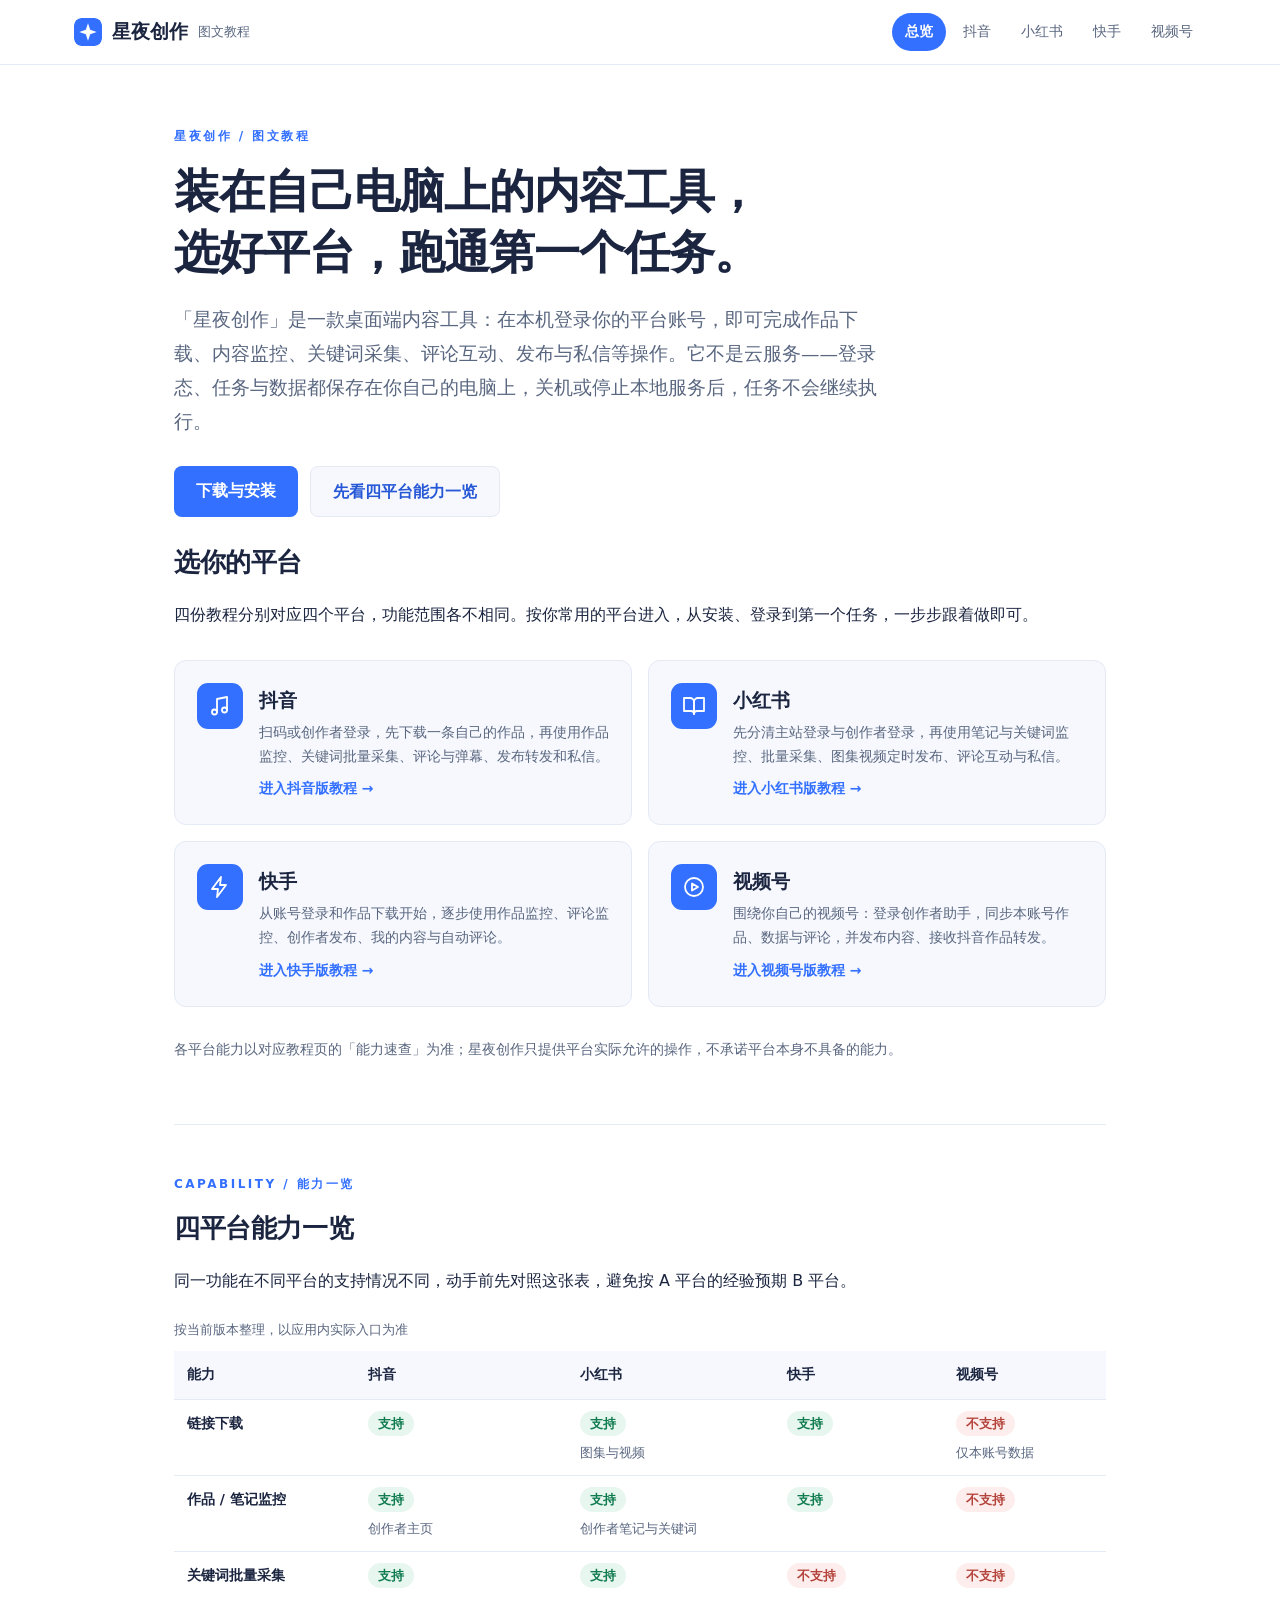
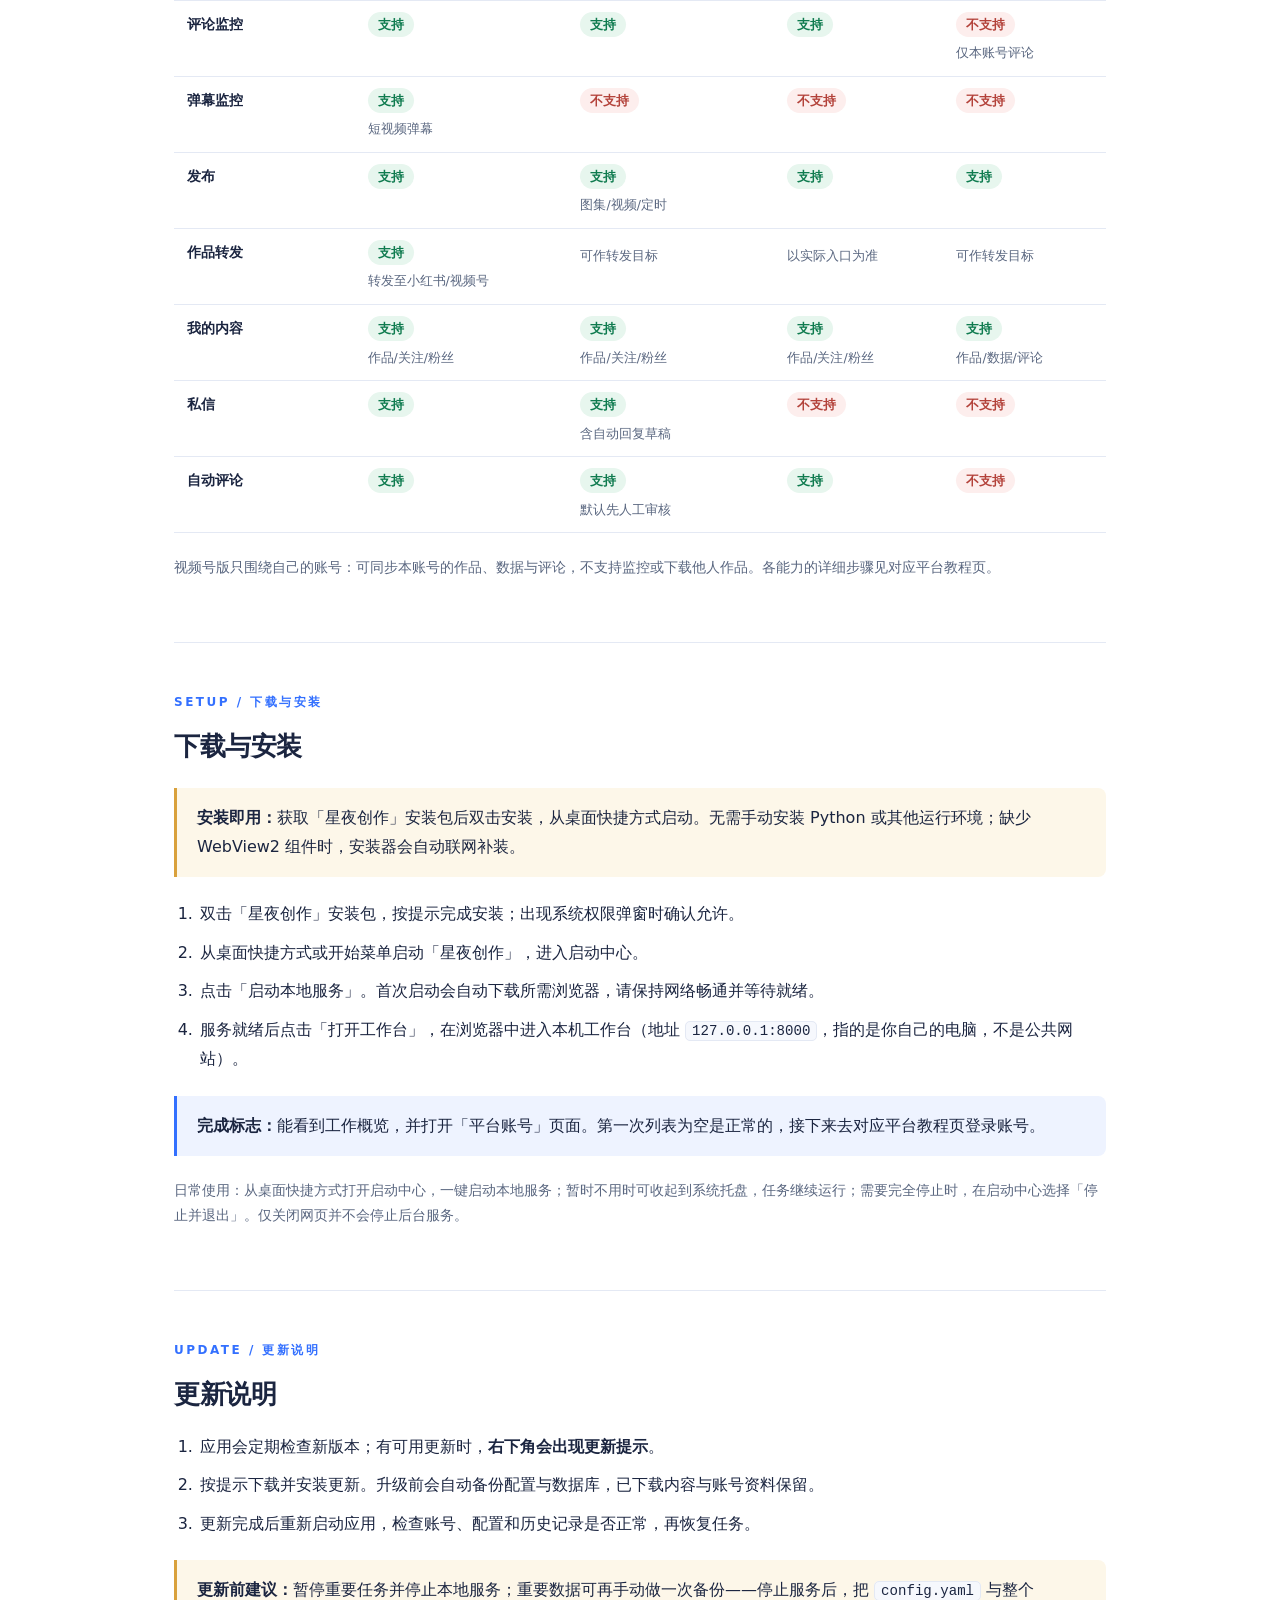
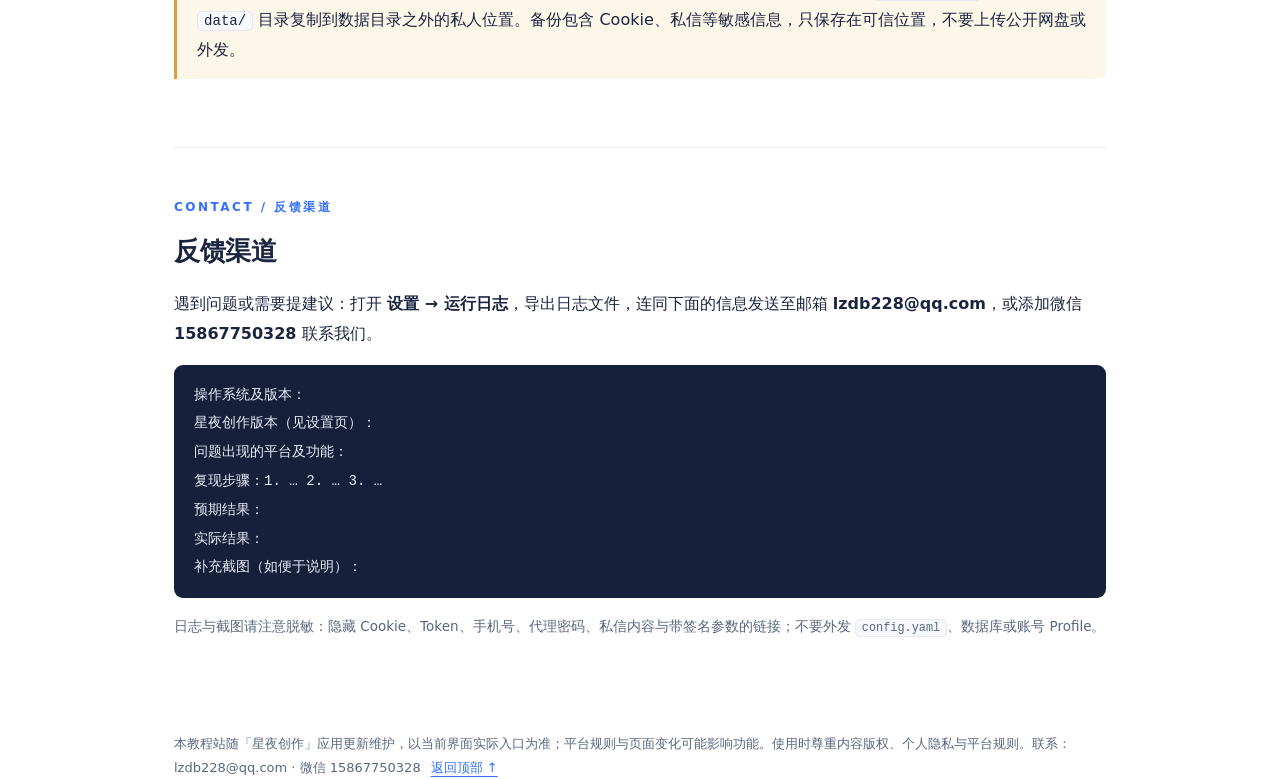
<file: index.html>
<!doctype html>
<html lang="zh-CN">
<head>
<meta charset="utf-8">
<meta name="viewport" content="width=device-width, initial-scale=1">
<meta name="description" content="星夜创作图文教程总览:桌面内容工具介绍、抖音/小红书/快手/视频号四平台教程入口、下载安装、自动更新说明与反馈渠道。">
<title>星夜创作·图文教程总览</title>
<link rel="stylesheet" href="assets/style.css">
</head>
<body>
<a class="skip" href="#main">跳到正文</a>
<header class="topbar">
  <div class="topbar-inner">
    <a class="brand" href="#welcome"><svg class="logo" viewBox="0 0 24 24" aria-hidden="true"><rect width="24" height="24" rx="6.5" fill="#3370ff"/><path d="M12 4.6l1.9 5.5 5.5 1.9-5.5 1.9L12 19.4l-1.9-5.5-5.5-1.9 5.5-1.9z" fill="#fff"/></svg>星夜创作<em>图文教程</em></a>
    <nav class="site-nav" aria-label="站点导航">
      <a href="./" aria-current="page">总览</a>
      <a href="douyin/">抖音</a>
      <a href="xhs/">小红书</a>
      <a href="kuaishou/">快手</a>
      <a href="channels/">视频号</a>
    </nav>
  </div>
</header>
<main id="main" class="wrap">

  <section id="welcome" class="hero">
    <div class="eyebrow">星夜创作 / 图文教程</div>
    <h1>装在自己电脑上的内容工具，<br>选好平台，跑通第一个任务。</h1>
    <p class="lead">「星夜创作」是一款桌面端内容工具：在本机登录你的平台账号，即可完成作品下载、内容监控、关键词采集、评论互动、发布与私信等操作。它不是云服务——登录态、任务与数据都保存在你自己的电脑上，关机或停止本地服务后，任务不会继续执行。</p>
    <div class="actions"><a href="#install">下载与安装</a><a class="ghost" href="#matrix">先看四平台能力一览</a></div>
    <h2>选你的平台</h2>
    <p>四份教程分别对应四个平台，功能范围各不相同。按你常用的平台进入，从安装、登录到第一个任务，一步步跟着做即可。</p>
    <div class="platform-grid">
      <a class="platform-card" href="douyin/">
        <span class="icon" aria-hidden="true"><svg viewBox="0 0 24 24" fill="none" stroke="currentColor" stroke-width="1.8" stroke-linecap="round" stroke-linejoin="round"><path d="M9 18V5l10-2v13"/><circle cx="6.5" cy="18" r="2.5"/><circle cx="16.5" cy="16" r="2.5"/></svg></span>
        <span class="card-body"><strong>抖音</strong>
          <span class="desc">扫码或创作者登录，先下载一条自己的作品，再使用作品监控、关键词批量采集、评论与弹幕、发布转发和私信。</span>
          <span class="go">进入抖音版教程 →</span></span>
      </a>
      <a class="platform-card" href="xhs/">
        <span class="icon" aria-hidden="true"><svg viewBox="0 0 24 24" fill="none" stroke="currentColor" stroke-width="1.8" stroke-linecap="round" stroke-linejoin="round"><path d="M2 4h6a4 4 0 0 1 4 4v12a3 3 0 0 0-3-3H2z"/><path d="M22 4h-6a4 4 0 0 0-4 4v12a3 3 0 0 1 3-3h7z"/></svg></span>
        <span class="card-body"><strong>小红书</strong>
          <span class="desc">先分清主站登录与创作者登录，再使用笔记与关键词监控、批量采集、图集视频定时发布、评论互动与私信。</span>
          <span class="go">进入小红书版教程 →</span></span>
      </a>
      <a class="platform-card" href="kuaishou/">
        <span class="icon" aria-hidden="true"><svg viewBox="0 0 24 24" fill="none" stroke="currentColor" stroke-width="1.8" stroke-linecap="round" stroke-linejoin="round"><path d="M13 2 4 14h6l-1 8 9-12h-6z"/></svg></span>
        <span class="card-body"><strong>快手</strong>
          <span class="desc">从账号登录和作品下载开始，逐步使用作品监控、评论监控、创作者发布、我的内容与自动评论。</span>
          <span class="go">进入快手版教程 →</span></span>
      </a>
      <a class="platform-card" href="channels/">
        <span class="icon" aria-hidden="true"><svg viewBox="0 0 24 24" fill="none" stroke="currentColor" stroke-width="1.8" stroke-linecap="round" stroke-linejoin="round"><circle cx="12" cy="12" r="9"/><path d="M10 8.5v7l6-3.5z"/></svg></span>
        <span class="card-body"><strong>视频号</strong>
          <span class="desc">围绕你自己的视频号：登录创作者助手，同步本账号作品、数据与评论，并发布内容、接收抖音作品转发。</span>
          <span class="go">进入视频号版教程 →</span></span>
      </a>
    </div>
    <p class="hint">各平台能力以对应教程页的「能力速查」为准；星夜创作只提供平台实际允许的操作，不承诺平台本身不具备的能力。</p>
  </section>

  <section id="matrix">
    <div class="eyebrow">CAPABILITY / 能力一览</div>
    <h2>四平台能力一览</h2>
    <p>同一功能在不同平台的支持情况不同，动手前先对照这张表，避免按 A 平台的经验预期 B 平台。</p>
    <div class="table-scroll">
      <table>
        <caption>按当前版本整理，以应用内实际入口为准</caption>
        <thead><tr><th scope="col">能力</th><th scope="col">抖音</th><th scope="col">小红书</th><th scope="col">快手</th><th scope="col">视频号</th></tr></thead>
        <tbody>
          <tr><th scope="row">链接下载</th><td><span class="tag yes">支持</span></td><td><span class="tag yes">支持</span><span class="cell-note">图集与视频</span></td><td><span class="tag yes">支持</span></td><td><span class="tag no">不支持</span><span class="cell-note">仅本账号数据</span></td></tr>
          <tr><th scope="row">作品 / 笔记监控</th><td><span class="tag yes">支持</span><span class="cell-note">创作者主页</span></td><td><span class="tag yes">支持</span><span class="cell-note">创作者笔记与关键词</span></td><td><span class="tag yes">支持</span></td><td><span class="tag no">不支持</span></td></tr>
          <tr><th scope="row">关键词批量采集</th><td><span class="tag yes">支持</span></td><td><span class="tag yes">支持</span></td><td><span class="tag no">不支持</span></td><td><span class="tag no">不支持</span></td></tr>
          <tr><th scope="row">评论监控</th><td><span class="tag yes">支持</span></td><td><span class="tag yes">支持</span></td><td><span class="tag yes">支持</span></td><td><span class="tag no">不支持</span><span class="cell-note">仅本账号评论</span></td></tr>
          <tr><th scope="row">弹幕监控</th><td><span class="tag yes">支持</span><span class="cell-note">短视频弹幕</span></td><td><span class="tag no">不支持</span></td><td><span class="tag no">不支持</span></td><td><span class="tag no">不支持</span></td></tr>
          <tr><th scope="row">发布</th><td><span class="tag yes">支持</span></td><td><span class="tag yes">支持</span><span class="cell-note">图集/视频/定时</span></td><td><span class="tag yes">支持</span></td><td><span class="tag yes">支持</span></td></tr>
          <tr><th scope="row">作品转发</th><td><span class="tag yes">支持</span><span class="cell-note">转发至小红书/视频号</span></td><td><span class="cell-note">可作转发目标</span></td><td><span class="cell-note">以实际入口为准</span></td><td><span class="cell-note">可作转发目标</span></td></tr>
          <tr><th scope="row">我的内容</th><td><span class="tag yes">支持</span><span class="cell-note">作品/关注/粉丝</span></td><td><span class="tag yes">支持</span><span class="cell-note">作品/关注/粉丝</span></td><td><span class="tag yes">支持</span><span class="cell-note">作品/关注/粉丝</span></td><td><span class="tag yes">支持</span><span class="cell-note">作品/数据/评论</span></td></tr>
          <tr><th scope="row">私信</th><td><span class="tag yes">支持</span></td><td><span class="tag yes">支持</span><span class="cell-note">含自动回复草稿</span></td><td><span class="tag no">不支持</span></td><td><span class="tag no">不支持</span></td></tr>
          <tr><th scope="row">自动评论</th><td><span class="tag yes">支持</span></td><td><span class="tag yes">支持</span><span class="cell-note">默认先人工审核</span></td><td><span class="tag yes">支持</span></td><td><span class="tag no">不支持</span></td></tr>
        </tbody>
      </table>
    </div>
    <p class="hint">视频号版只围绕自己的账号：可同步本账号的作品、数据与评论，不支持监控或下载他人作品。各能力的详细步骤见对应平台教程页。</p>
  </section>

  <section id="install">
    <div class="eyebrow">SETUP / 下载与安装</div>
    <h2>下载与安装</h2>
    <div class="note"><p><strong>安装即用：</strong>获取「星夜创作」安装包后双击安装，从桌面快捷方式启动。无需手动安装 Python 或其他运行环境；缺少 WebView2 组件时，安装器会自动联网补装。</p></div>
    <ol>
      <li>双击「星夜创作」安装包，按提示完成安装；出现系统权限弹窗时确认允许。</li>
      <li>从桌面快捷方式或开始菜单启动「星夜创作」，进入启动中心。</li>
      <li>点击「启动本地服务」。首次启动会自动下载所需浏览器，请保持网络畅通并等待就绪。</li>
      <li>服务就绪后点击「打开工作台」，在浏览器中进入本机工作台（地址 <code>127.0.0.1:8000</code>，指的是你自己的电脑，不是公共网站）。</li>
    </ol>
    <div class="success"><p><strong>完成标志：</strong>能看到工作概览，并打开「平台账号」页面。第一次列表为空是正常的，接下来去对应平台教程页登录账号。</p></div>
    <p class="hint">日常使用：从桌面快捷方式打开启动中心，一键启动本地服务；暂时不用时可收起到系统托盘，任务继续运行；需要完全停止时，在启动中心选择「停止并退出」。仅关闭网页并不会停止后台服务。</p>
  </section>

  <section id="update">
    <div class="eyebrow">UPDATE / 更新说明</div>
    <h2>更新说明</h2>
    <ol>
      <li>应用会定期检查新版本；有可用更新时，<strong>右下角会出现更新提示</strong>。</li>
      <li>按提示下载并安装更新。升级前会自动备份配置与数据库，已下载内容与账号资料保留。</li>
      <li>更新完成后重新启动应用，检查账号、配置和历史记录是否正常，再恢复任务。</li>
    </ol>
    <div class="note"><p><strong>更新前建议：</strong>暂停重要任务并停止本地服务；重要数据可再手动做一次备份——停止服务后，把 <code>config.yaml</code> 与整个 <code>data/</code> 目录复制到数据目录之外的私人位置。备份包含 Cookie、私信等敏感信息，只保存在可信位置，不要上传公开网盘或外发。</p></div>
  </section>

  <section id="feedback">
    <div class="eyebrow">CONTACT / 反馈渠道</div>
    <h2>反馈渠道</h2>
    <p>遇到问题或需要提建议：打开 <strong>设置 → 运行日志</strong>，导出日志文件，连同下面的信息发送至邮箱 <strong>lzdb228@qq.com</strong>，或添加微信 <strong>15867750328</strong> 联系我们。</p>
    <pre><code>操作系统及版本：
星夜创作版本（见设置页）：
问题出现的平台及功能：
复现步骤：1. … 2. … 3. …
预期结果：
实际结果：
补充截图（如便于说明）：</code></pre>
    <p class="hint">日志与截图请注意脱敏：隐藏 Cookie、Token、手机号、代理密码、私信内容与带签名参数的链接；不要外发 <code>config.yaml</code>、数据库或账号 Profile。</p>
  </section>

  <footer>本教程站随「星夜创作」应用更新维护，以当前界面实际入口为准；平台规则与页面变化可能影响功能。使用时尊重内容版权、个人隐私与平台规则。联系：lzdb228@qq.com · 微信 15867750328<a href="#welcome">返回顶部 ↑</a></footer>
</main>
</body>
</html>
</file>
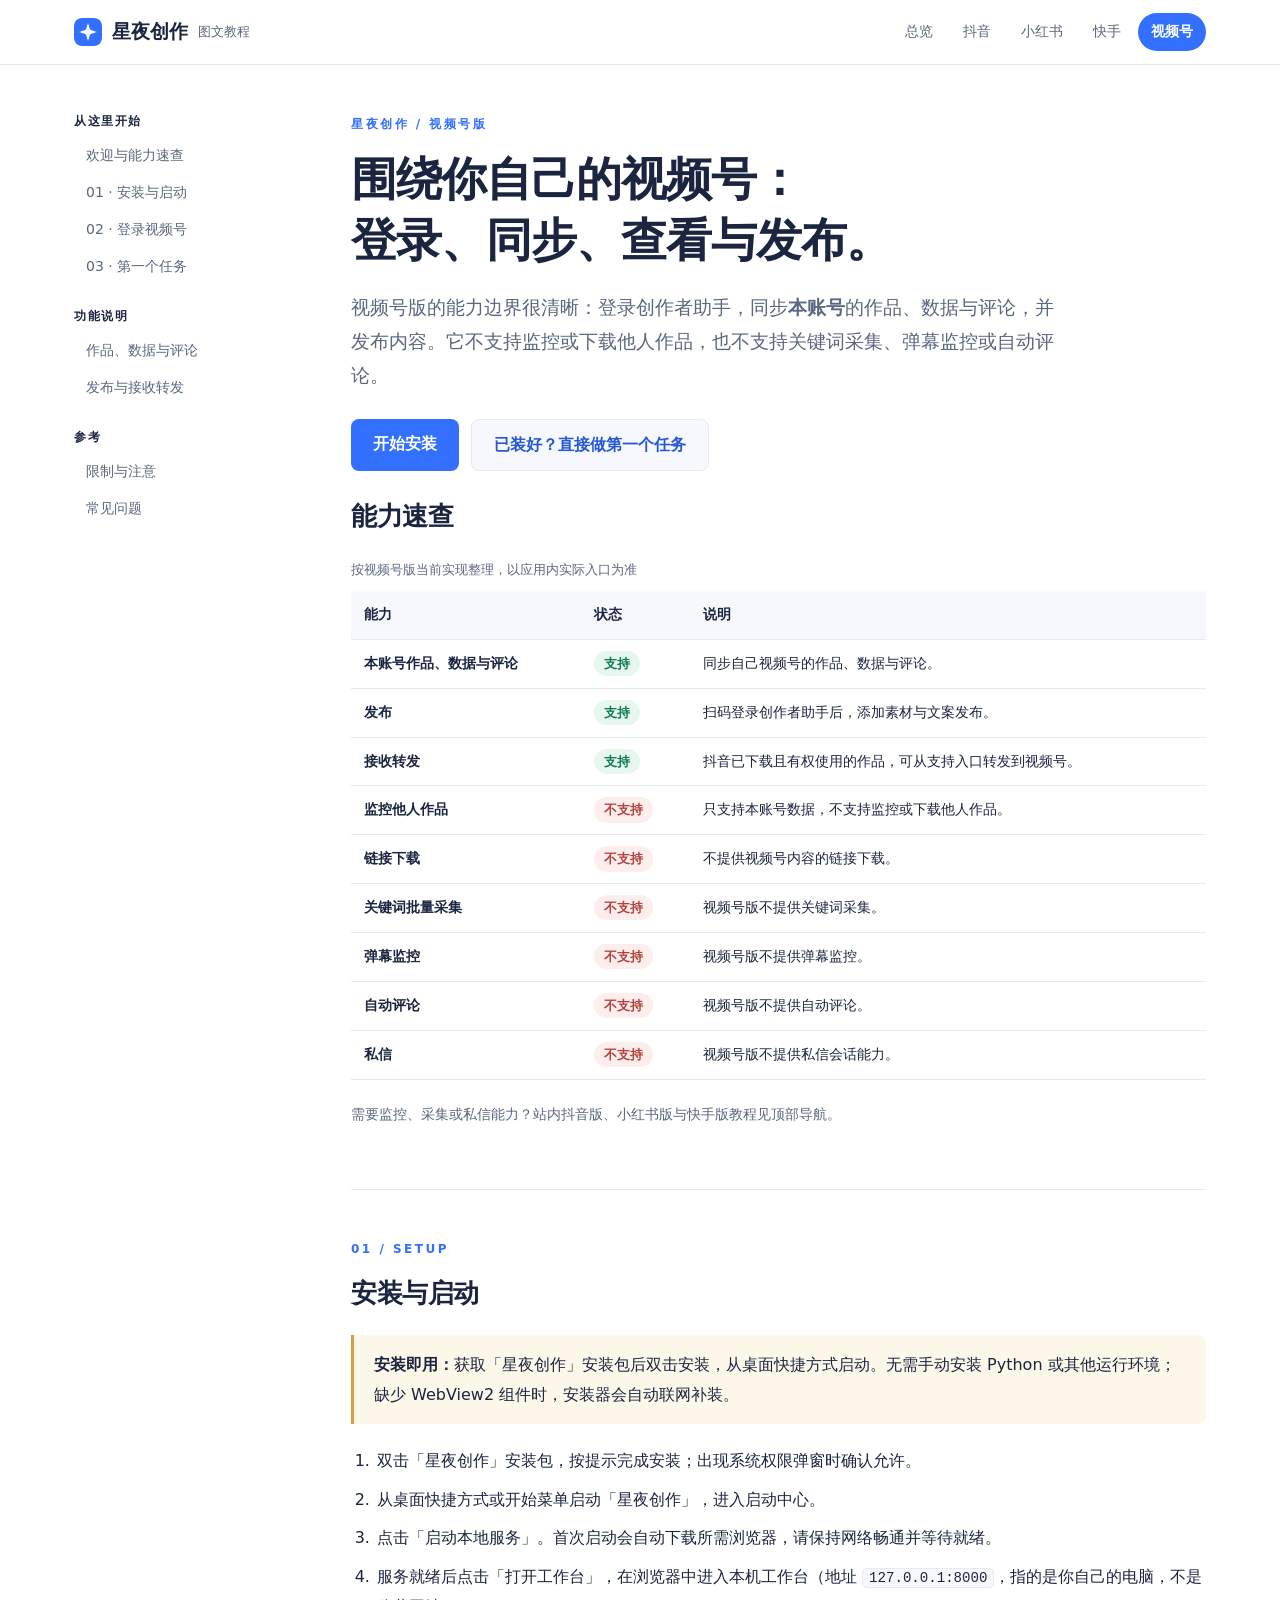
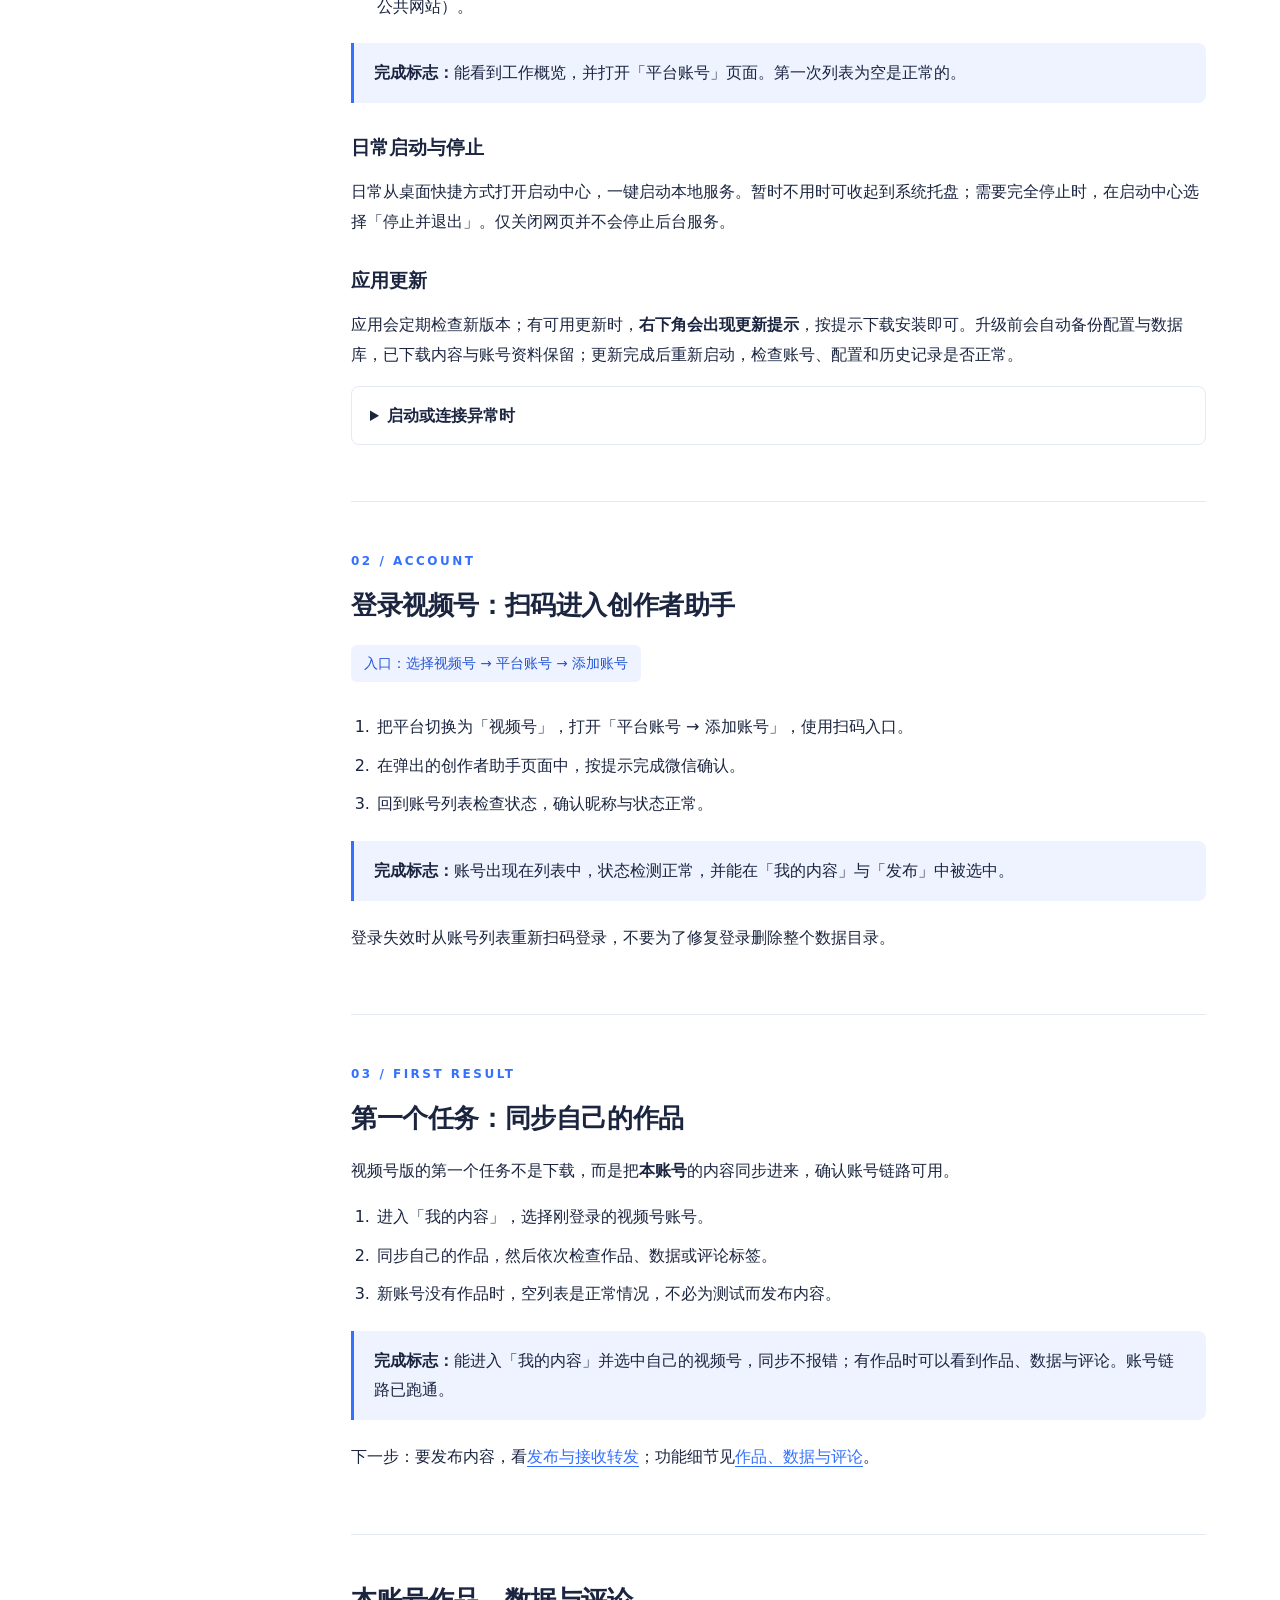
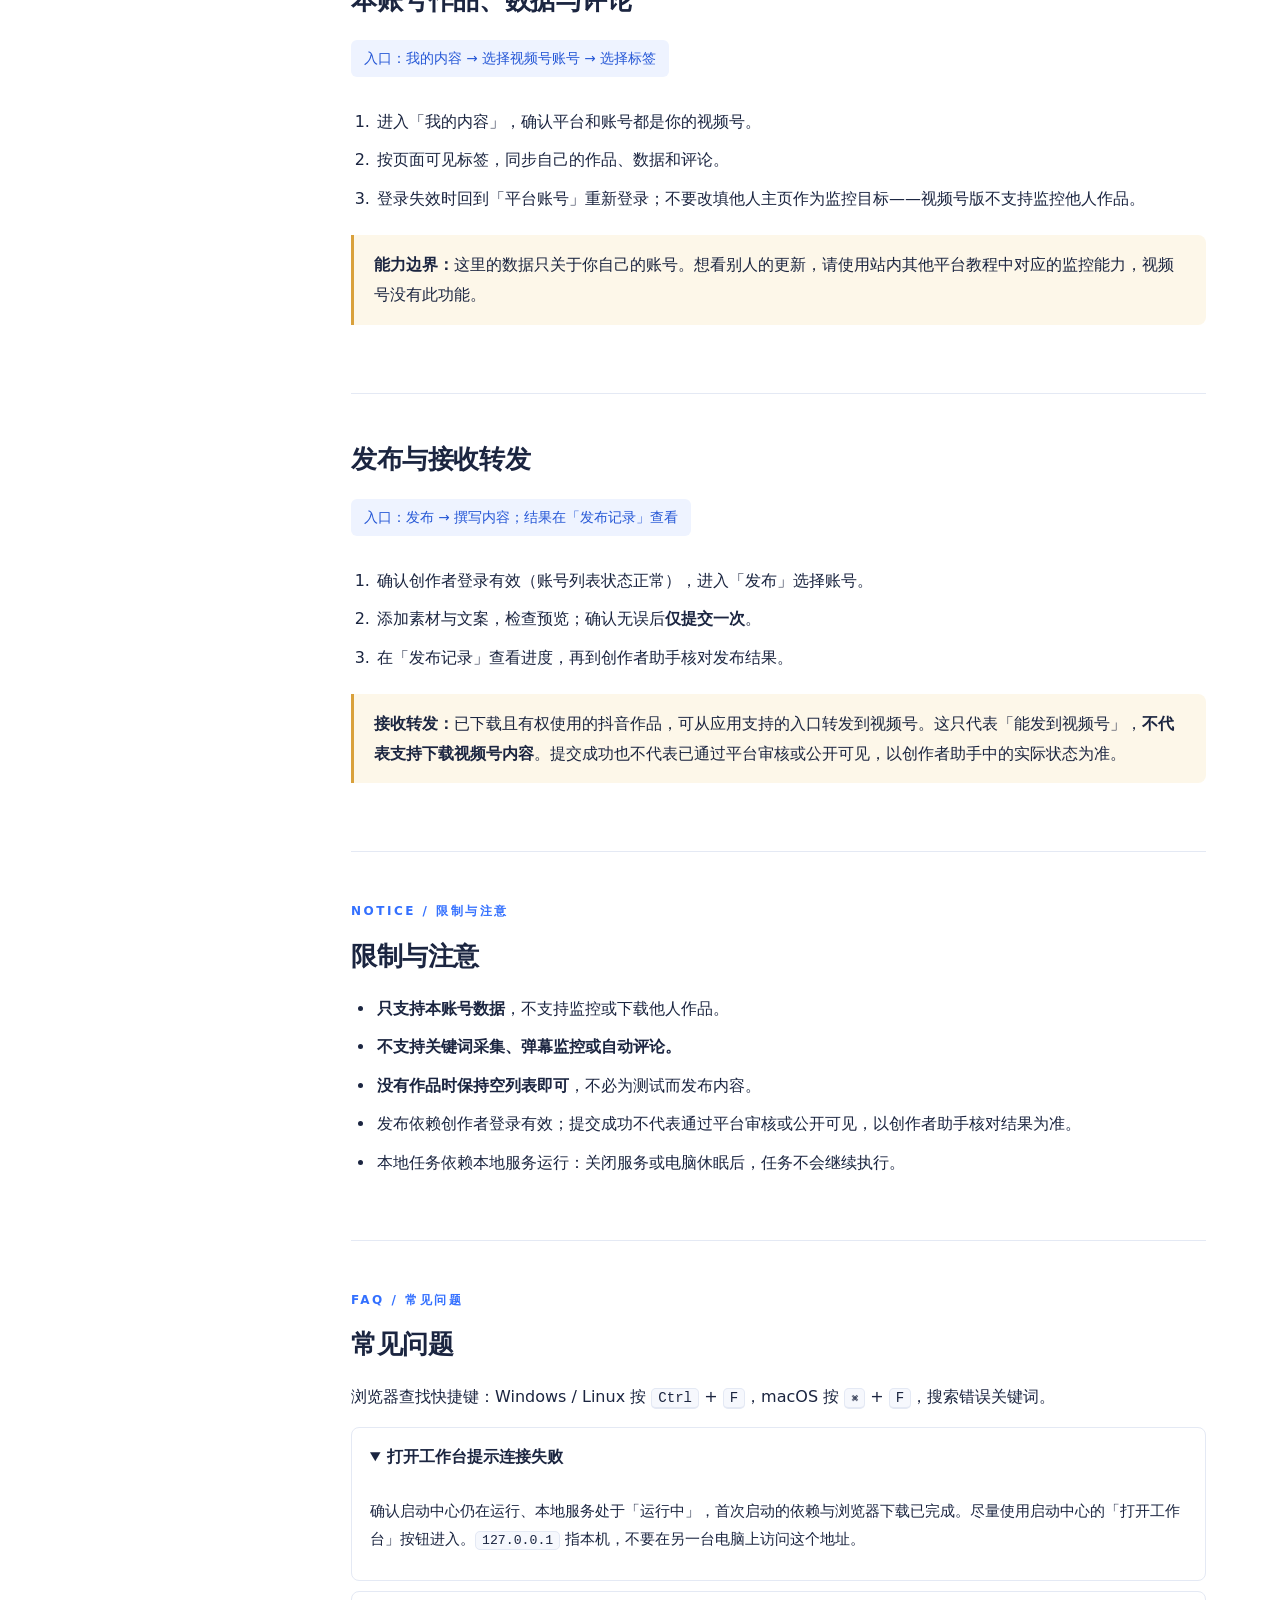
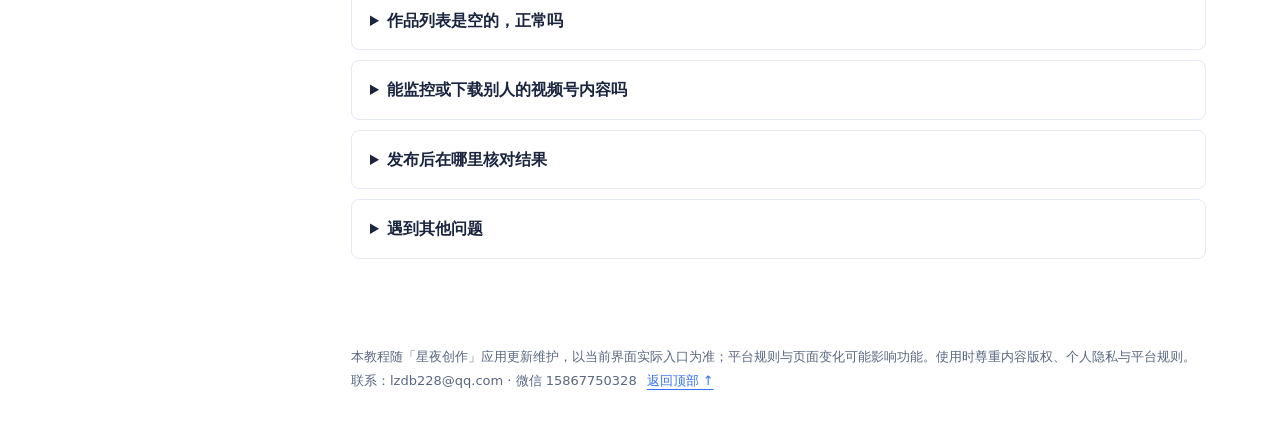
<file: channels/index.html>
<!doctype html>
<html lang="zh-CN">
<head>
<meta charset="utf-8">
<meta name="viewport" content="width=device-width, initial-scale=1">
<meta name="description" content="星夜创作（视频号版）图文教程：安装启动、扫码登录创作者助手、同步本账号作品数据与评论、发布内容与接收抖音作品转发、限制说明与常见问题。">
<title>星夜创作·视频号版图文教程</title>
<link rel="stylesheet" href="../assets/style.css">
</head>
<body>
<a class="skip" href="#main">跳到正文</a>
<header class="topbar">
  <div class="topbar-inner">
    <a class="brand" href="../"><svg class="logo" viewBox="0 0 24 24" aria-hidden="true"><rect width="24" height="24" rx="6.5" fill="#3370ff"/><path d="M12 4.6l1.9 5.5 5.5 1.9-5.5 1.9L12 19.4l-1.9-5.5-5.5-1.9 5.5-1.9z" fill="#fff"/></svg>星夜创作<em>图文教程</em></a>
    <nav class="site-nav" aria-label="站点导航">
      <a href="../">总览</a>
      <a href="../douyin/">抖音</a>
      <a href="../xhs/">小红书</a>
      <a href="../kuaishou/">快手</a>
      <a href="#welcome" aria-current="page">视频号</a>
    </nav>
  </div>
</header>
<div class="layout">
  <aside>
    <nav class="toc" aria-label="本页目录">
      <p>从这里开始</p>
      <a href="#welcome">欢迎与能力速查</a>
      <a href="#install">01 · 安装与启动</a>
      <a href="#accounts">02 · 登录视频号</a>
      <a href="#first">03 · 第一个任务</a>
      <p>功能说明</p>
      <a href="#my-content">作品、数据与评论</a>
      <a href="#publish">发布与接收转发</a>
      <p>参考</p>
      <a href="#limits">限制与注意</a>
      <a href="#faq">常见问题</a>
    </nav>
  </aside>
  <main id="main">
    <section id="welcome">
      <div class="eyebrow">星夜创作 / 视频号版</div>
      <h1>围绕你自己的视频号：<br>登录、同步、查看与发布。</h1>
      <p class="lead">视频号版的能力边界很清晰：登录创作者助手，同步<strong>本账号</strong>的作品、数据与评论，并发布内容。它不支持监控或下载他人作品，也不支持关键词采集、弹幕监控或自动评论。</p>
      <div class="actions"><a href="#install">开始安装</a><a class="ghost" href="#first">已装好？直接做第一个任务</a></div>
      <h2>能力速查</h2>
      <div class="table-scroll">
        <table>
          <caption>按视频号版当前实现整理，以应用内实际入口为准</caption>
          <thead><tr><th scope="col">能力</th><th scope="col">状态</th><th scope="col">说明</th></tr></thead>
          <tbody>
            <tr><th scope="row">本账号作品、数据与评论</th><td><span class="tag yes">支持</span></td><td>同步自己视频号的作品、数据与评论。</td></tr>
            <tr><th scope="row">发布</th><td><span class="tag yes">支持</span></td><td>扫码登录创作者助手后，添加素材与文案发布。</td></tr>
            <tr><th scope="row">接收转发</th><td><span class="tag yes">支持</span></td><td>抖音已下载且有权使用的作品，可从支持入口转发到视频号。</td></tr>
            <tr><th scope="row">监控他人作品</th><td><span class="tag no">不支持</span></td><td>只支持本账号数据，不支持监控或下载他人作品。</td></tr>
            <tr><th scope="row">链接下载</th><td><span class="tag no">不支持</span></td><td>不提供视频号内容的链接下载。</td></tr>
            <tr><th scope="row">关键词批量采集</th><td><span class="tag no">不支持</span></td><td>视频号版不提供关键词采集。</td></tr>
            <tr><th scope="row">弹幕监控</th><td><span class="tag no">不支持</span></td><td>视频号版不提供弹幕监控。</td></tr>
            <tr><th scope="row">自动评论</th><td><span class="tag no">不支持</span></td><td>视频号版不提供自动评论。</td></tr>
            <tr><th scope="row">私信</th><td><span class="tag no">不支持</span></td><td>视频号版不提供私信会话能力。</td></tr>
          </tbody>
        </table>
      </div>
      <p class="hint">需要监控、采集或私信能力？站内抖音版、小红书版与快手版教程见顶部导航。</p>
    </section>

    <section id="install">
      <div class="eyebrow">01 / SETUP</div>
      <h2>安装与启动</h2>
      <div class="note"><p><strong>安装即用：</strong>获取「星夜创作」安装包后双击安装，从桌面快捷方式启动。无需手动安装 Python 或其他运行环境；缺少 WebView2 组件时，安装器会自动联网补装。</p></div>
      <ol>
        <li>双击「星夜创作」安装包，按提示完成安装；出现系统权限弹窗时确认允许。</li>
        <li>从桌面快捷方式或开始菜单启动「星夜创作」，进入启动中心。</li>
        <li>点击「启动本地服务」。首次启动会自动下载所需浏览器，请保持网络畅通并等待就绪。</li>
        <li>服务就绪后点击「打开工作台」，在浏览器中进入本机工作台（地址 <code>127.0.0.1:8000</code>，指的是你自己的电脑，不是公共网站）。</li>
      </ol>
      <div class="success"><p><strong>完成标志：</strong>能看到工作概览，并打开「平台账号」页面。第一次列表为空是正常的。</p></div>
      <h3>日常启动与停止</h3>
      <p>日常从桌面快捷方式打开启动中心，一键启动本地服务。暂时不用时可收起到系统托盘；需要完全停止时，在启动中心选择「停止并退出」。仅关闭网页并不会停止后台服务。</p>
      <h3>应用更新</h3>
      <p>应用会定期检查新版本；有可用更新时，<strong>右下角会出现更新提示</strong>，按提示下载安装即可。升级前会自动备份配置与数据库，已下载内容与账号资料保留；更新完成后重新启动，检查账号、配置和历史记录是否正常。</p>
      <details><summary>启动或连接异常时</summary><p>先在启动中心查看运行记录与诊断信息，确认服务状态；再按<a href="#faq">常见问题</a>排查。仍无法解决时，按文末方式导出运行日志联系我们。</p></details>
    </section>

    <section id="accounts">
      <div class="eyebrow">02 / ACCOUNT</div>
      <h2>登录视频号：扫码进入创作者助手</h2>
      <p class="path">入口：选择视频号 → 平台账号 → 添加账号</p>
      <ol>
        <li>把平台切换为「视频号」，打开「平台账号 → 添加账号」，使用扫码入口。</li>
        <li>在弹出的创作者助手页面中，按提示完成微信确认。</li>
        <li>回到账号列表检查状态，确认昵称与状态正常。</li>
      </ol>
      <div class="success"><p><strong>完成标志：</strong>账号出现在列表中，状态检测正常，并能在「我的内容」与「发布」中被选中。</p></div>
      <p>登录失效时从账号列表重新扫码登录，不要为了修复登录删除整个数据目录。</p>
    </section>

    <section id="first">
      <div class="eyebrow">03 / FIRST RESULT</div>
      <h2>第一个任务：同步自己的作品</h2>
      <p>视频号版的第一个任务不是下载，而是把<strong>本账号</strong>的内容同步进来，确认账号链路可用。</p>
      <ol>
        <li>进入「我的内容」，选择刚登录的视频号账号。</li>
        <li>同步自己的作品，然后依次检查作品、数据或评论标签。</li>
        <li>新账号没有作品时，空列表是正常情况，不必为测试而发布内容。</li>
      </ol>
      <div class="success"><p><strong>完成标志：</strong>能进入「我的内容」并选中自己的视频号，同步不报错；有作品时可以看到作品、数据与评论。账号链路已跑通。</p></div>
      <p>下一步：要发布内容，看<a href="#publish">发布与接收转发</a>；功能细节见<a href="#my-content">作品、数据与评论</a>。</p>
    </section>

    <section id="my-content">
      <h2>本账号作品、数据与评论</h2>
      <p class="path">入口：我的内容 → 选择视频号账号 → 选择标签</p>
      <ol>
        <li>进入「我的内容」，确认平台和账号都是你的视频号。</li>
        <li>按页面可见标签，同步自己的作品、数据和评论。</li>
        <li>登录失效时回到「平台账号」重新登录；不要改填他人主页作为监控目标——视频号版不支持监控他人作品。</li>
      </ol>
      <div class="note"><p><strong>能力边界：</strong>这里的数据只关于你自己的账号。想看别人的更新，请使用站内其他平台教程中对应的监控能力，视频号没有此功能。</p></div>
    </section>

    <section id="publish">
      <h2>发布与接收转发</h2>
      <p class="path">入口：发布 → 撰写内容；结果在「发布记录」查看</p>
      <ol>
        <li>确认创作者登录有效（账号列表状态正常），进入「发布」选择账号。</li>
        <li>添加素材与文案，检查预览；确认无误后<strong>仅提交一次</strong>。</li>
        <li>在「发布记录」查看进度，再到创作者助手核对发布结果。</li>
      </ol>
      <div class="note"><p><strong>接收转发：</strong>已下载且有权使用的抖音作品，可从应用支持的入口转发到视频号。这只代表「能发到视频号」，<strong>不代表支持下载视频号内容</strong>。提交成功也不代表已通过平台审核或公开可见，以创作者助手中的实际状态为准。</p></div>
    </section>

    <section id="limits">
      <div class="eyebrow">NOTICE / 限制与注意</div>
      <h2>限制与注意</h2>
      <ul>
        <li><strong>只支持本账号数据</strong>，不支持监控或下载他人作品。</li>
        <li><strong>不支持关键词采集、弹幕监控或自动评论。</strong></li>
        <li><strong>没有作品时保持空列表即可</strong>，不必为测试而发布内容。</li>
        <li>发布依赖创作者登录有效；提交成功不代表通过平台审核或公开可见，以创作者助手核对结果为准。</li>
        <li>本地任务依赖本地服务运行：关闭服务或电脑休眠后，任务不会继续执行。</li>
      </ul>
    </section>

    <section id="faq">
      <div class="eyebrow">FAQ / 常见问题</div>
      <h2>常见问题</h2>
      <p>浏览器查找快捷键：Windows / Linux 按 <kbd>Ctrl</kbd> + <kbd>F</kbd>，macOS 按 <kbd>⌘</kbd> + <kbd>F</kbd>，搜索错误关键词。</p>
      <details open><summary>打开工作台提示连接失败</summary><p>确认启动中心仍在运行、本地服务处于「运行中」，首次启动的依赖与浏览器下载已完成。尽量使用启动中心的「打开工作台」按钮进入。<code>127.0.0.1</code> 指本机，不要在另一台电脑上访问这个地址。</p></details>
      <details><summary>作品列表是空的，正常吗</summary><p>正常。视频号版只同步本账号内容；新账号或还没有发布过作品时，空列表就是真实状态，不必为测试而发布内容。登录失效时重新扫码登录即可。</p></details>
      <details><summary>能监控或下载别人的视频号内容吗</summary><p>不能。视频号版只支持本账号的作品、数据与评论，不提供他人作品的监控或下载；关键词采集、弹幕监控与自动评论也不在支持范围内。</p></details>
      <details><summary>发布后在哪里核对结果</summary><p>在「发布记录」查看进度，并到微信「创作者助手」核对作品与审核状态；提示「结果待确认」时先核对，不要重复提交，以免重复发布。</p></details>
      <details><summary>遇到其他问题</summary><p>打开<strong>设置 → 运行日志</strong>，导出日志文件，连同系统版本、星夜创作版本与复现步骤，发送至邮箱 <strong>lzdb228@qq.com</strong>，或添加微信 <strong>15867750328</strong>。发送前注意隐藏 Cookie、Token、手机号与带签名参数的链接。</p></details>
    </section>

    <footer>本教程随「星夜创作」应用更新维护，以当前界面实际入口为准；平台规则与页面变化可能影响功能。使用时尊重内容版权、个人隐私与平台规则。联系：lzdb228@qq.com · 微信 15867750328<a href="#welcome">返回顶部 ↑</a></footer>
  </main>
</div>
</body>
</html>
</file>
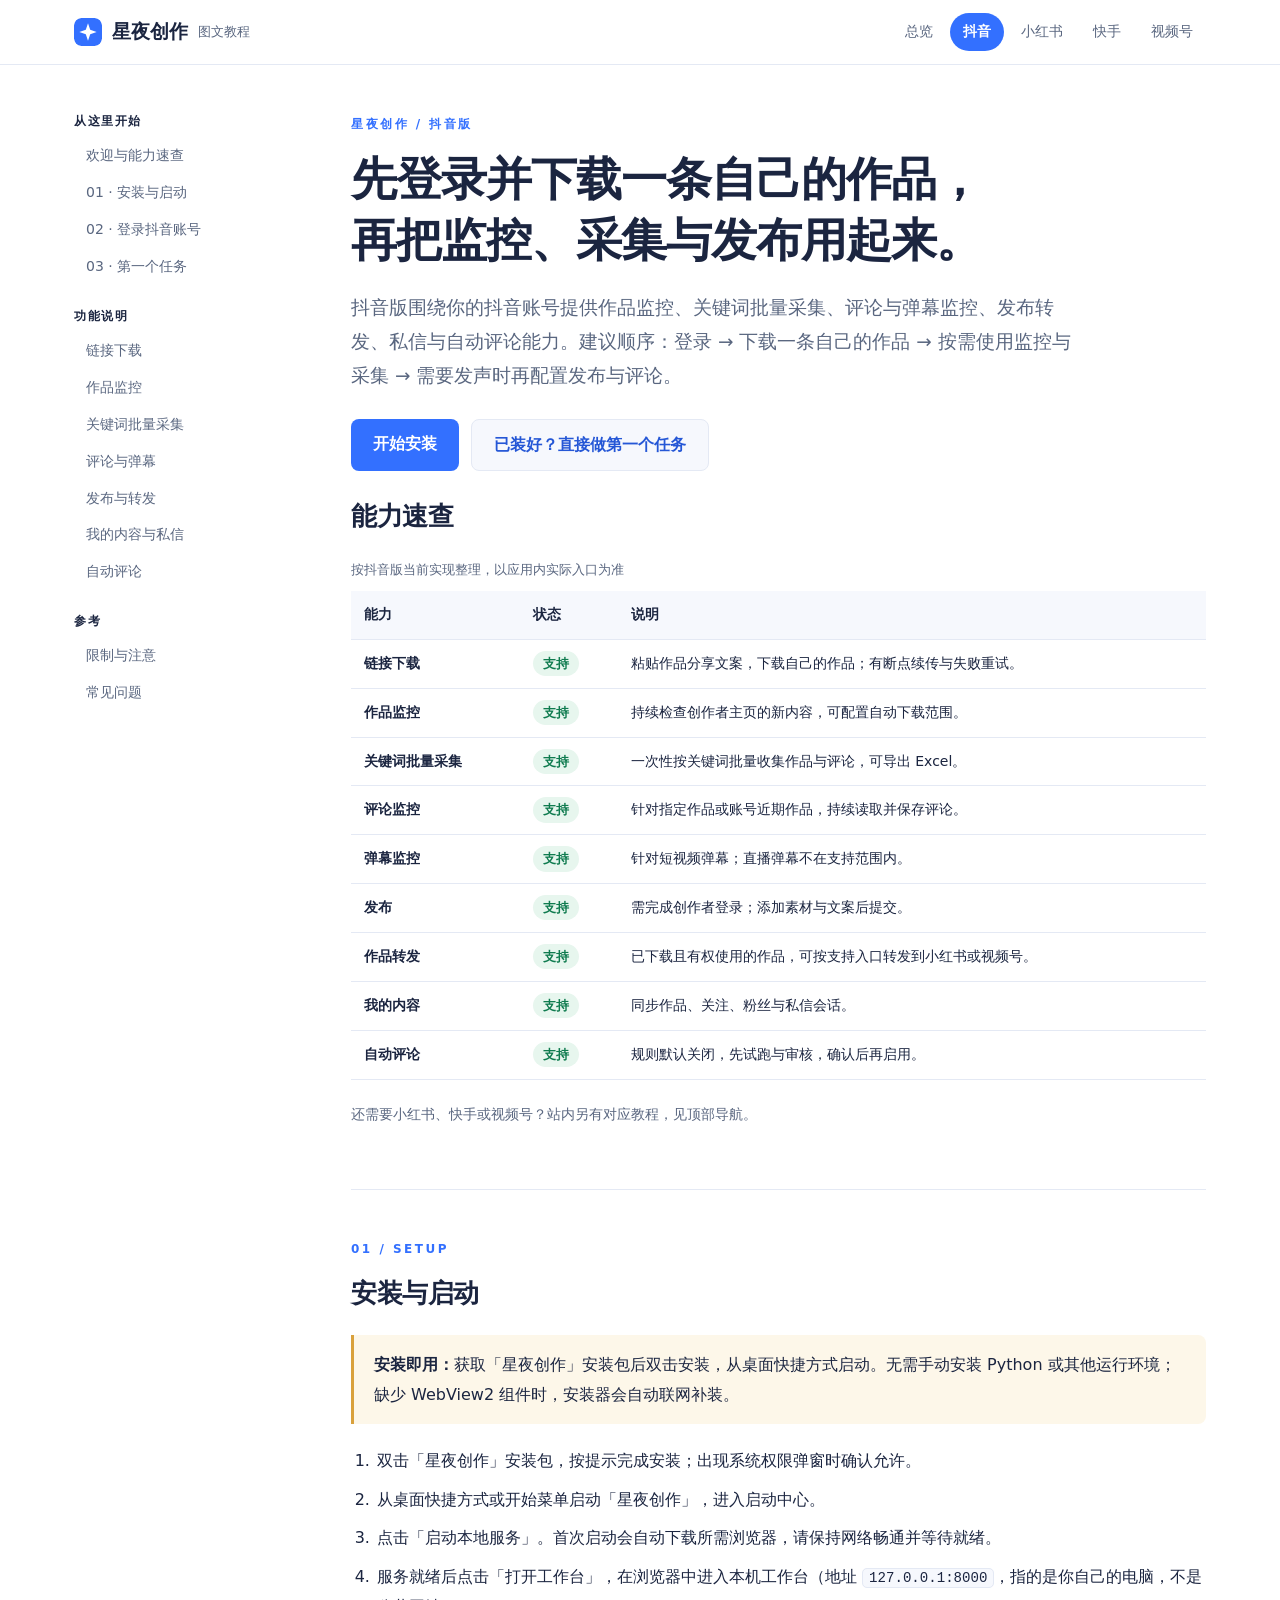
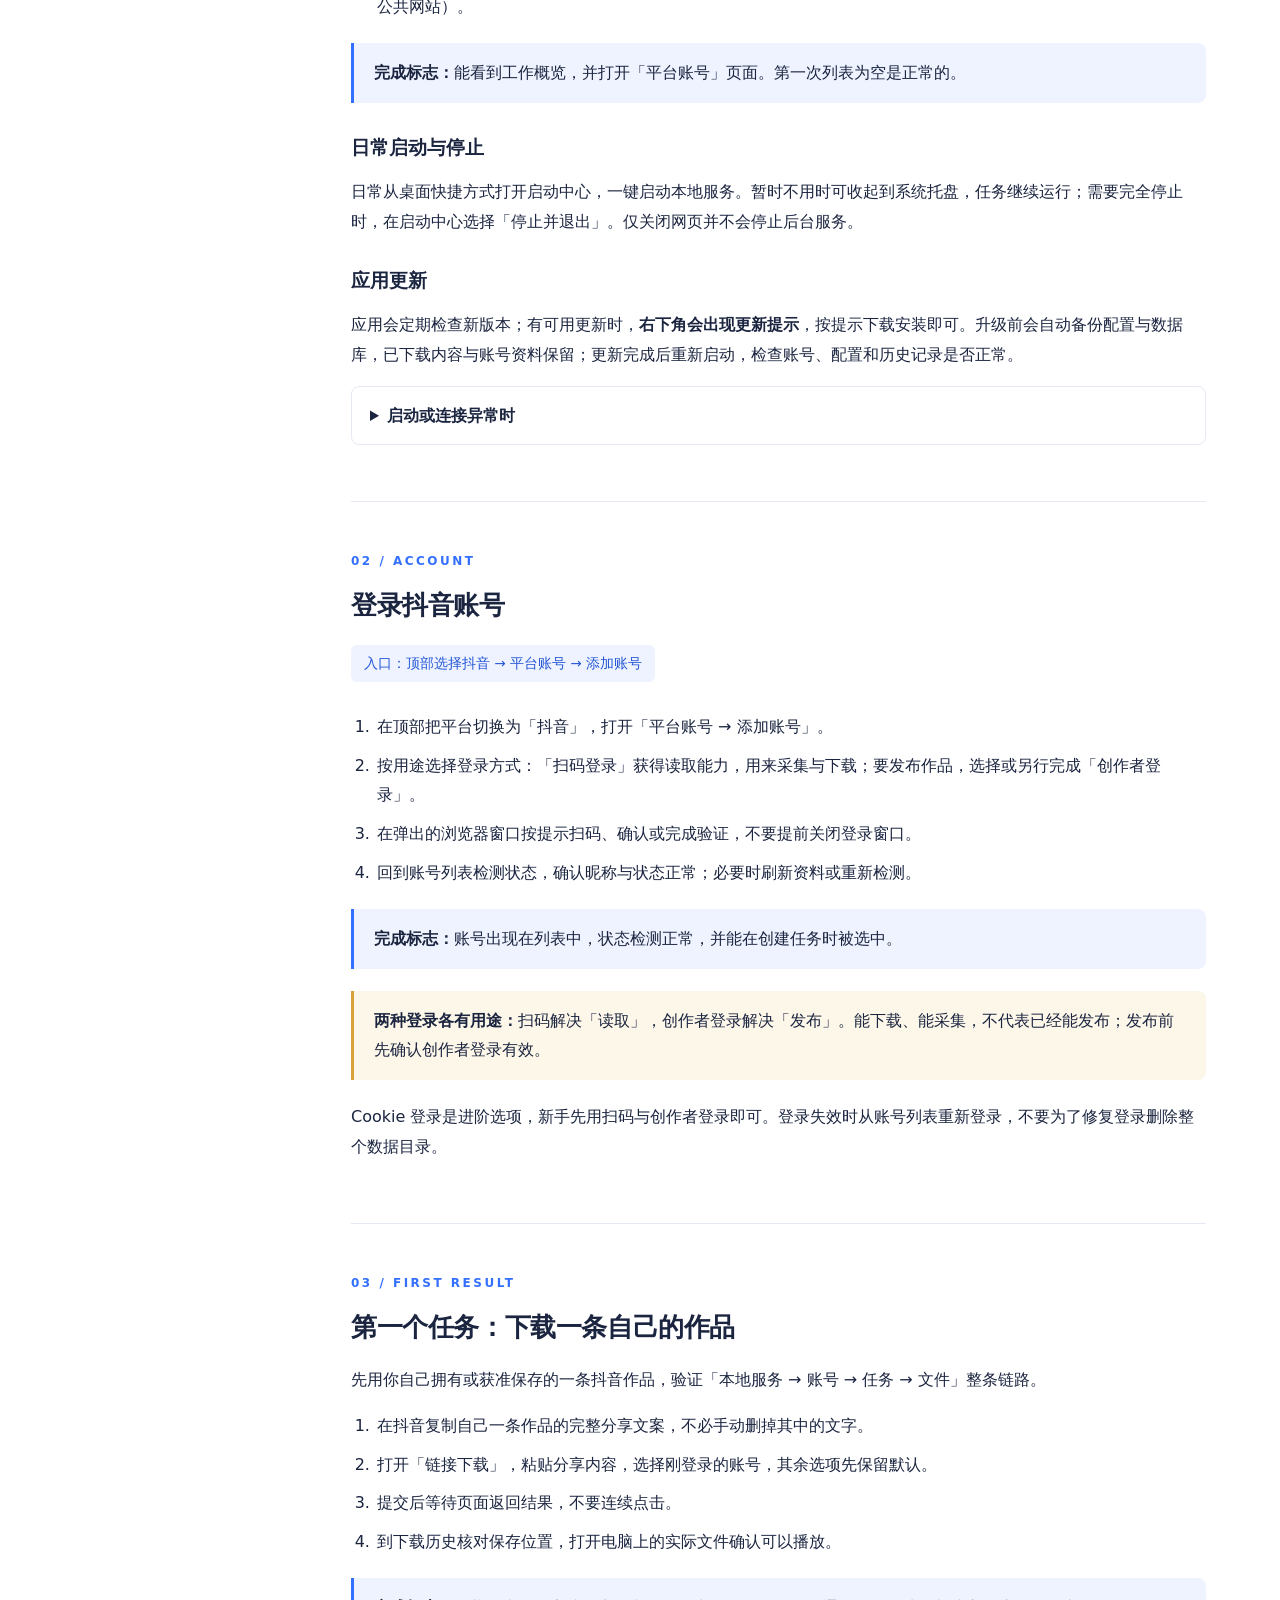
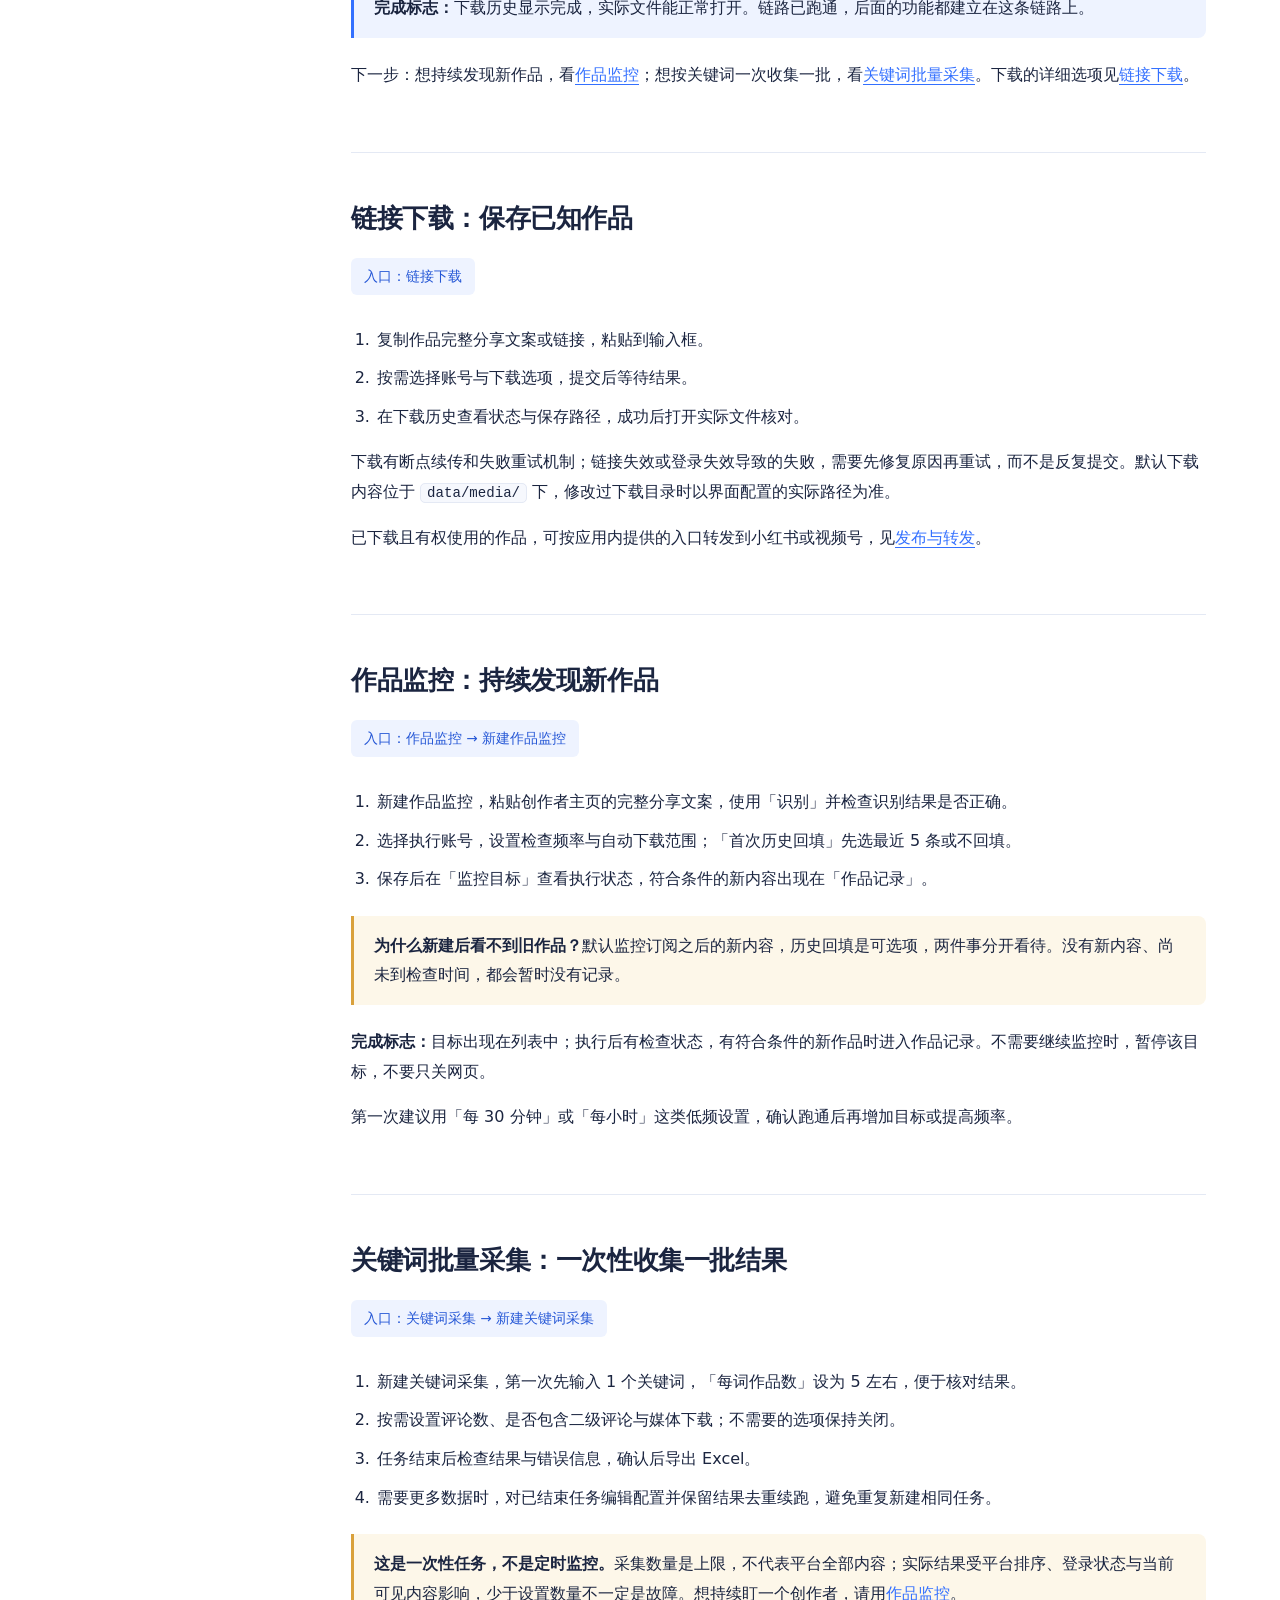
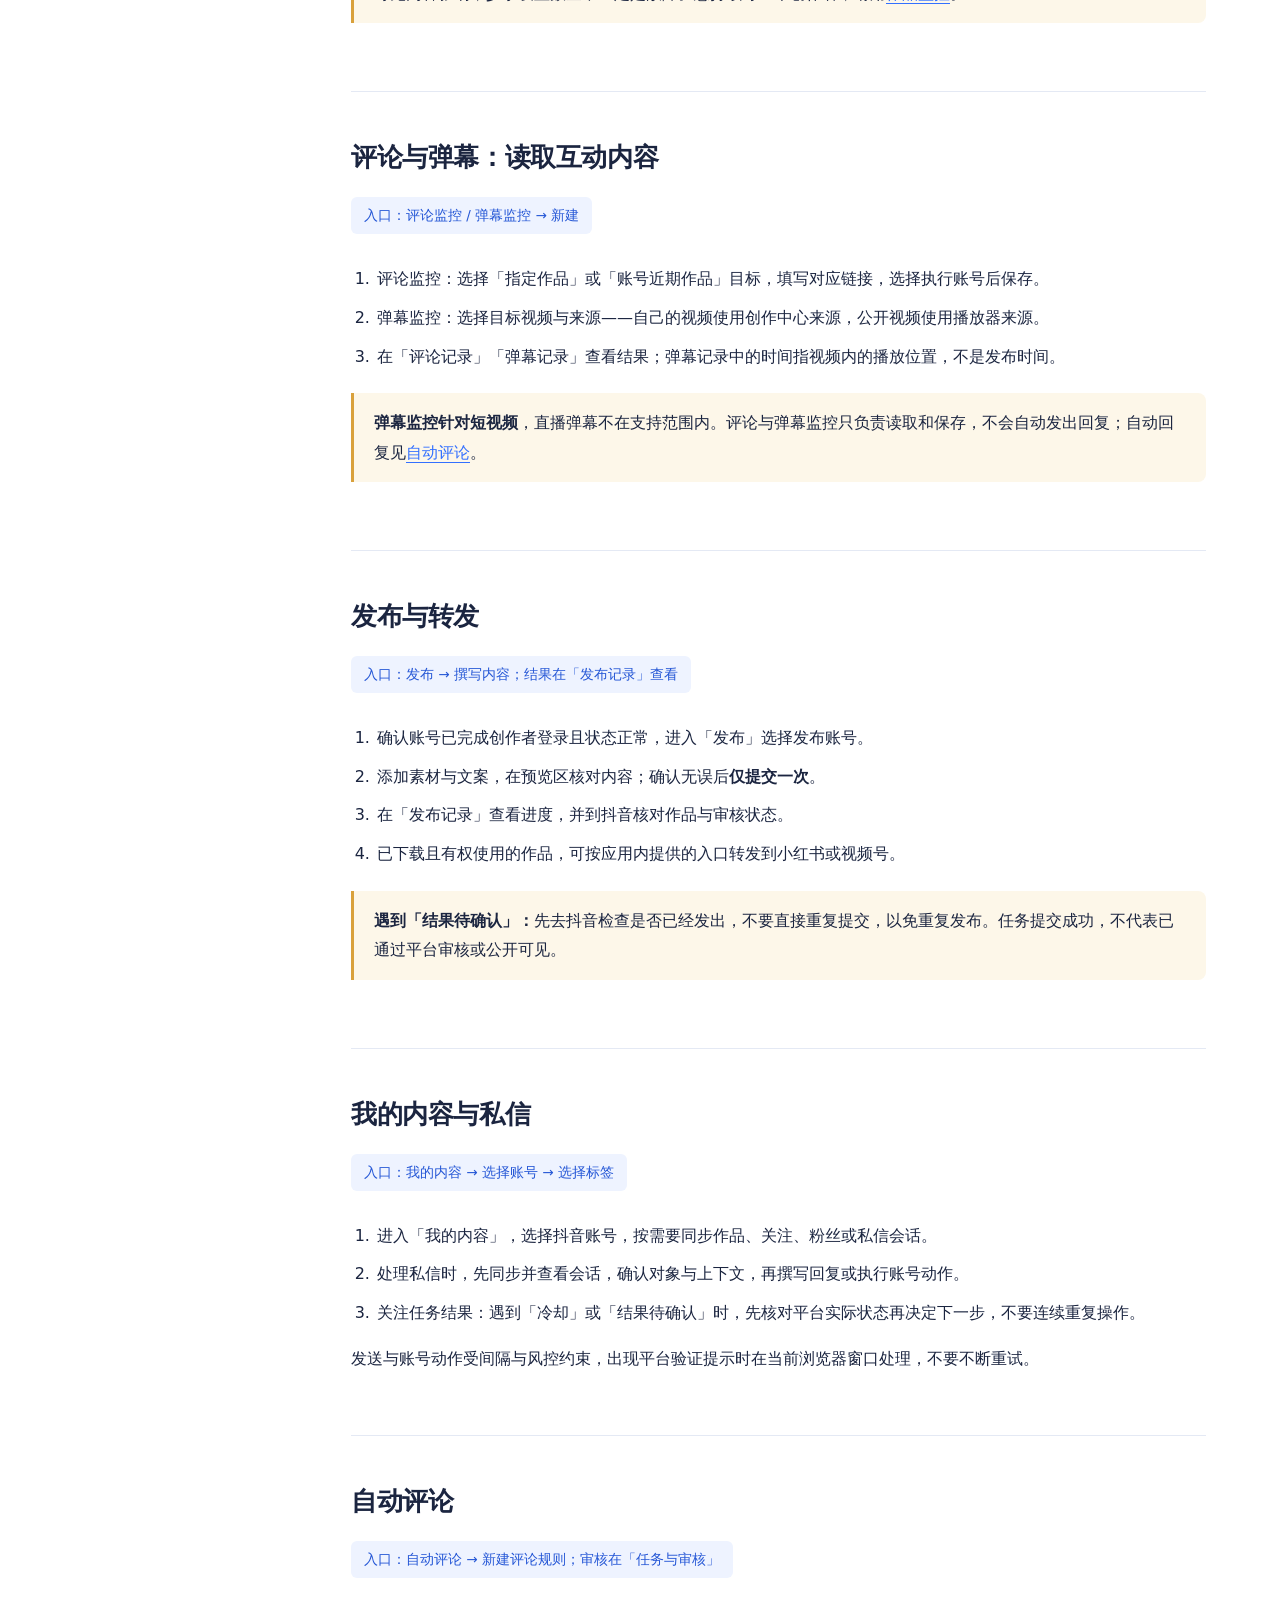
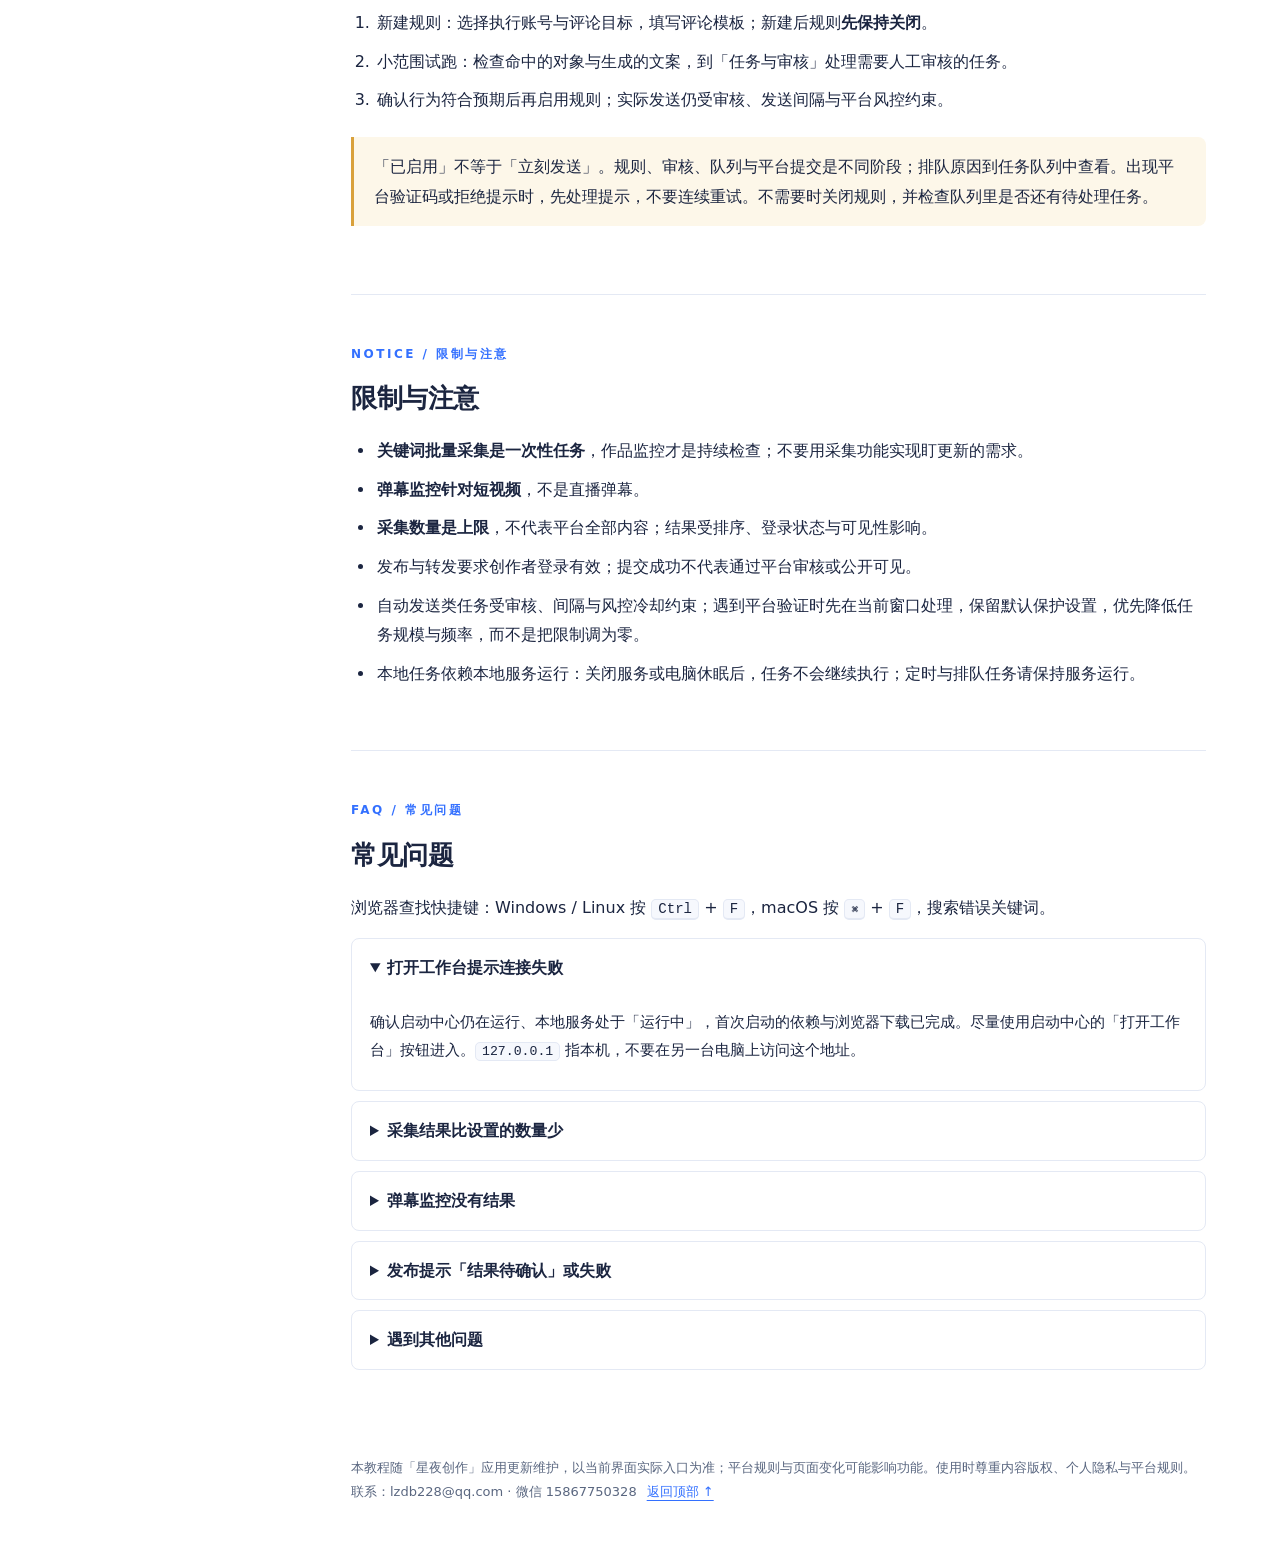
<file: douyin/index.html>
<!doctype html>
<html lang="zh-CN">
<head>
<meta charset="utf-8">
<meta name="viewport" content="width=device-width, initial-scale=1">
<meta name="description" content="星夜创作（抖音版）图文教程：安装启动、账号登录、下载第一条作品、作品监控、关键词批量采集、评论与弹幕、发布转发、私信与自动评论、限制说明与常见问题。">
<title>星夜创作·抖音版图文教程</title>
<link rel="stylesheet" href="../assets/style.css">
</head>
<body>
<a class="skip" href="#main">跳到正文</a>
<header class="topbar">
  <div class="topbar-inner">
    <a class="brand" href="../"><svg class="logo" viewBox="0 0 24 24" aria-hidden="true"><rect width="24" height="24" rx="6.5" fill="#3370ff"/><path d="M12 4.6l1.9 5.5 5.5 1.9-5.5 1.9L12 19.4l-1.9-5.5-5.5-1.9 5.5-1.9z" fill="#fff"/></svg>星夜创作<em>图文教程</em></a>
    <nav class="site-nav" aria-label="站点导航">
      <a href="../">总览</a>
      <a href="#welcome" aria-current="page">抖音</a>
      <a href="../xhs/">小红书</a>
      <a href="../kuaishou/">快手</a>
      <a href="../channels/">视频号</a>
    </nav>
  </div>
</header>
<div class="layout">
  <aside>
    <nav class="toc" aria-label="本页目录">
      <p>从这里开始</p>
      <a href="#welcome">欢迎与能力速查</a>
      <a href="#install">01 · 安装与启动</a>
      <a href="#accounts">02 · 登录抖音账号</a>
      <a href="#first">03 · 第一个任务</a>
      <p>功能说明</p>
      <a href="#download">链接下载</a>
      <a href="#monitor">作品监控</a>
      <a href="#collection">关键词批量采集</a>
      <a href="#comments">评论与弹幕</a>
      <a href="#publish">发布与转发</a>
      <a href="#my-content">我的内容与私信</a>
      <a href="#autocomment">自动评论</a>
      <p>参考</p>
      <a href="#limits">限制与注意</a>
      <a href="#faq">常见问题</a>
    </nav>
  </aside>
  <main id="main">
    <section id="welcome">
      <div class="eyebrow">星夜创作 / 抖音版</div>
      <h1>先登录并下载一条自己的作品，<br>再把监控、采集与发布用起来。</h1>
      <p class="lead">抖音版围绕你的抖音账号提供作品监控、关键词批量采集、评论与弹幕监控、发布转发、私信与自动评论能力。建议顺序：登录 → 下载一条自己的作品 → 按需使用监控与采集 → 需要发声时再配置发布与评论。</p>
      <div class="actions"><a href="#install">开始安装</a><a class="ghost" href="#first">已装好？直接做第一个任务</a></div>
      <h2>能力速查</h2>
      <div class="table-scroll">
        <table>
          <caption>按抖音版当前实现整理，以应用内实际入口为准</caption>
          <thead><tr><th scope="col">能力</th><th scope="col">状态</th><th scope="col">说明</th></tr></thead>
          <tbody>
            <tr><th scope="row">链接下载</th><td><span class="tag yes">支持</span></td><td>粘贴作品分享文案，下载自己的作品；有断点续传与失败重试。</td></tr>
            <tr><th scope="row">作品监控</th><td><span class="tag yes">支持</span></td><td>持续检查创作者主页的新内容，可配置自动下载范围。</td></tr>
            <tr><th scope="row">关键词批量采集</th><td><span class="tag yes">支持</span></td><td>一次性按关键词批量收集作品与评论，可导出 Excel。</td></tr>
            <tr><th scope="row">评论监控</th><td><span class="tag yes">支持</span></td><td>针对指定作品或账号近期作品，持续读取并保存评论。</td></tr>
            <tr><th scope="row">弹幕监控</th><td><span class="tag yes">支持</span></td><td>针对短视频弹幕；直播弹幕不在支持范围内。</td></tr>
            <tr><th scope="row">发布</th><td><span class="tag yes">支持</span></td><td>需完成创作者登录；添加素材与文案后提交。</td></tr>
            <tr><th scope="row">作品转发</th><td><span class="tag yes">支持</span></td><td>已下载且有权使用的作品，可按支持入口转发到小红书或视频号。</td></tr>
            <tr><th scope="row">我的内容</th><td><span class="tag yes">支持</span></td><td>同步作品、关注、粉丝与私信会话。</td></tr>
            <tr><th scope="row">自动评论</th><td><span class="tag yes">支持</span></td><td>规则默认关闭，先试跑与审核，确认后再启用。</td></tr>
          </tbody>
        </table>
      </div>
      <p class="hint">还需要小红书、快手或视频号？站内另有对应教程，见顶部导航。</p>
    </section>

    <section id="install">
      <div class="eyebrow">01 / SETUP</div>
      <h2>安装与启动</h2>
      <div class="note"><p><strong>安装即用：</strong>获取「星夜创作」安装包后双击安装，从桌面快捷方式启动。无需手动安装 Python 或其他运行环境；缺少 WebView2 组件时，安装器会自动联网补装。</p></div>
      <ol>
        <li>双击「星夜创作」安装包，按提示完成安装；出现系统权限弹窗时确认允许。</li>
        <li>从桌面快捷方式或开始菜单启动「星夜创作」，进入启动中心。</li>
        <li>点击「启动本地服务」。首次启动会自动下载所需浏览器，请保持网络畅通并等待就绪。</li>
        <li>服务就绪后点击「打开工作台」，在浏览器中进入本机工作台（地址 <code>127.0.0.1:8000</code>，指的是你自己的电脑，不是公共网站）。</li>
      </ol>
      <div class="success"><p><strong>完成标志：</strong>能看到工作概览，并打开「平台账号」页面。第一次列表为空是正常的。</p></div>
      <h3>日常启动与停止</h3>
      <p>日常从桌面快捷方式打开启动中心，一键启动本地服务。暂时不用时可收起到系统托盘，任务继续运行；需要完全停止时，在启动中心选择「停止并退出」。仅关闭网页并不会停止后台服务。</p>
      <h3>应用更新</h3>
      <p>应用会定期检查新版本；有可用更新时，<strong>右下角会出现更新提示</strong>，按提示下载安装即可。升级前会自动备份配置与数据库，已下载内容与账号资料保留；更新完成后重新启动，检查账号、配置和历史记录是否正常。</p>
      <details><summary>启动或连接异常时</summary><p>先在启动中心查看运行记录与诊断信息，确认服务状态；再按<a href="#faq">常见问题</a>排查。仍无法解决时，按文末方式导出运行日志联系我们。</p></details>
    </section>

    <section id="accounts">
      <div class="eyebrow">02 / ACCOUNT</div>
      <h2>登录抖音账号</h2>
      <p class="path">入口：顶部选择抖音 → 平台账号 → 添加账号</p>
      <ol>
        <li>在顶部把平台切换为「抖音」，打开「平台账号 → 添加账号」。</li>
        <li>按用途选择登录方式：「扫码登录」获得读取能力，用来采集与下载；要发布作品，选择或另行完成「创作者登录」。</li>
        <li>在弹出的浏览器窗口按提示扫码、确认或完成验证，不要提前关闭登录窗口。</li>
        <li>回到账号列表检测状态，确认昵称与状态正常；必要时刷新资料或重新检测。</li>
      </ol>
      <div class="success"><p><strong>完成标志：</strong>账号出现在列表中，状态检测正常，并能在创建任务时被选中。</p></div>
      <div class="note"><p><strong>两种登录各有用途：</strong>扫码解决「读取」，创作者登录解决「发布」。能下载、能采集，不代表已经能发布；发布前先确认创作者登录有效。</p></div>
      <p>Cookie 登录是进阶选项，新手先用扫码与创作者登录即可。登录失效时从账号列表重新登录，不要为了修复登录删除整个数据目录。</p>
    </section>

    <section id="first">
      <div class="eyebrow">03 / FIRST RESULT</div>
      <h2>第一个任务：下载一条自己的作品</h2>
      <p>先用你自己拥有或获准保存的一条抖音作品，验证「本地服务 → 账号 → 任务 → 文件」整条链路。</p>
      <ol>
        <li>在抖音复制自己一条作品的完整分享文案，不必手动删掉其中的文字。</li>
        <li>打开「链接下载」，粘贴分享内容，选择刚登录的账号，其余选项先保留默认。</li>
        <li>提交后等待页面返回结果，不要连续点击。</li>
        <li>到下载历史核对保存位置，打开电脑上的实际文件确认可以播放。</li>
      </ol>
      <div class="success"><p><strong>完成标志：</strong>下载历史显示完成，实际文件能正常打开。链路已跑通，后面的功能都建立在这条链路上。</p></div>
      <p>下一步：想持续发现新作品，看<a href="#monitor">作品监控</a>；想按关键词一次收集一批，看<a href="#collection">关键词批量采集</a>。下载的详细选项见<a href="#download">链接下载</a>。</p>
    </section>

    <section id="download">
      <h2>链接下载：保存已知作品</h2>
      <p class="path">入口：链接下载</p>
      <ol>
        <li>复制作品完整分享文案或链接，粘贴到输入框。</li>
        <li>按需选择账号与下载选项，提交后等待结果。</li>
        <li>在下载历史查看状态与保存路径，成功后打开实际文件核对。</li>
      </ol>
      <p>下载有断点续传和失败重试机制；链接失效或登录失效导致的失败，需要先修复原因再重试，而不是反复提交。默认下载内容位于 <code>data/media/</code> 下，修改过下载目录时以界面配置的实际路径为准。</p>
      <p>已下载且有权使用的作品，可按应用内提供的入口转发到小红书或视频号，见<a href="#publish">发布与转发</a>。</p>
    </section>

    <section id="monitor">
      <h2>作品监控：持续发现新作品</h2>
      <p class="path">入口：作品监控 → 新建作品监控</p>
      <ol>
        <li>新建作品监控，粘贴创作者主页的完整分享文案，使用「识别」并检查识别结果是否正确。</li>
        <li>选择执行账号，设置检查频率与自动下载范围；「首次历史回填」先选最近 5 条或不回填。</li>
        <li>保存后在「监控目标」查看执行状态，符合条件的新内容出现在「作品记录」。</li>
      </ol>
      <div class="note"><p><strong>为什么新建后看不到旧作品？</strong>默认监控订阅之后的新内容，历史回填是可选项，两件事分开看待。没有新内容、尚未到检查时间，都会暂时没有记录。</p></div>
      <p><strong>完成标志：</strong>目标出现在列表中；执行后有检查状态，有符合条件的新作品时进入作品记录。不需要继续监控时，暂停该目标，不要只关网页。</p>
      <p>第一次建议用「每 30 分钟」或「每小时」这类低频设置，确认跑通后再增加目标或提高频率。</p>
    </section>

    <section id="collection">
      <h2>关键词批量采集：一次性收集一批结果</h2>
      <p class="path">入口：关键词采集 → 新建关键词采集</p>
      <ol>
        <li>新建关键词采集，第一次先输入 1 个关键词，「每词作品数」设为 5 左右，便于核对结果。</li>
        <li>按需设置评论数、是否包含二级评论与媒体下载；不需要的选项保持关闭。</li>
        <li>任务结束后检查结果与错误信息，确认后导出 Excel。</li>
        <li>需要更多数据时，对已结束任务编辑配置并保留结果去重续跑，避免重复新建相同任务。</li>
      </ol>
      <div class="note"><p><strong>这是一次性任务，不是定时监控。</strong>采集数量是上限，不代表平台全部内容；实际结果受平台排序、登录状态与当前可见内容影响，少于设置数量不一定是故障。想持续盯一个创作者，请用<a href="#monitor">作品监控</a>。</p></div>
    </section>

    <section id="comments">
      <h2>评论与弹幕：读取互动内容</h2>
      <p class="path">入口：评论监控 / 弹幕监控 → 新建</p>
      <ol>
        <li>评论监控：选择「指定作品」或「账号近期作品」目标，填写对应链接，选择执行账号后保存。</li>
        <li>弹幕监控：选择目标视频与来源——自己的视频使用创作中心来源，公开视频使用播放器来源。</li>
        <li>在「评论记录」「弹幕记录」查看结果；弹幕记录中的时间指视频内的播放位置，不是发布时间。</li>
      </ol>
      <div class="note"><p><strong>弹幕监控针对短视频</strong>，直播弹幕不在支持范围内。评论与弹幕监控只负责读取和保存，不会自动发出回复；自动回复见<a href="#autocomment">自动评论</a>。</p></div>
    </section>

    <section id="publish">
      <h2>发布与转发</h2>
      <p class="path">入口：发布 → 撰写内容；结果在「发布记录」查看</p>
      <ol>
        <li>确认账号已完成创作者登录且状态正常，进入「发布」选择发布账号。</li>
        <li>添加素材与文案，在预览区核对内容；确认无误后<strong>仅提交一次</strong>。</li>
        <li>在「发布记录」查看进度，并到抖音核对作品与审核状态。</li>
        <li>已下载且有权使用的作品，可按应用内提供的入口转发到小红书或视频号。</li>
      </ol>
      <div class="note"><p><strong>遇到「结果待确认」：</strong>先去抖音检查是否已经发出，不要直接重复提交，以免重复发布。任务提交成功，不代表已通过平台审核或公开可见。</p></div>
    </section>

    <section id="my-content">
      <h2>我的内容与私信</h2>
      <p class="path">入口：我的内容 → 选择账号 → 选择标签</p>
      <ol>
        <li>进入「我的内容」，选择抖音账号，按需要同步作品、关注、粉丝或私信会话。</li>
        <li>处理私信时，先同步并查看会话，确认对象与上下文，再撰写回复或执行账号动作。</li>
        <li>关注任务结果：遇到「冷却」或「结果待确认」时，先核对平台实际状态再决定下一步，不要连续重复操作。</li>
      </ol>
      <p>发送与账号动作受间隔与风控约束，出现平台验证提示时在当前浏览器窗口处理，不要不断重试。</p>
    </section>

    <section id="autocomment">
      <h2>自动评论</h2>
      <p class="path">入口：自动评论 → 新建评论规则；审核在「任务与审核」</p>
      <ol>
        <li>新建规则：选择执行账号与评论目标，填写评论模板；新建后规则<strong>先保持关闭</strong>。</li>
        <li>小范围试跑：检查命中的对象与生成的文案，到「任务与审核」处理需要人工审核的任务。</li>
        <li>确认行为符合预期后再启用规则；实际发送仍受审核、发送间隔与平台风控约束。</li>
      </ol>
      <div class="note"><p>「已启用」不等于「立刻发送」。规则、审核、队列与平台提交是不同阶段；排队原因到任务队列中查看。出现平台验证码或拒绝提示时，先处理提示，不要连续重试。不需要时关闭规则，并检查队列里是否还有待处理任务。</p></div>
    </section>

    <section id="limits">
      <div class="eyebrow">NOTICE / 限制与注意</div>
      <h2>限制与注意</h2>
      <ul>
        <li><strong>关键词批量采集是一次性任务</strong>，作品监控才是持续检查；不要用采集功能实现盯更新的需求。</li>
        <li><strong>弹幕监控针对短视频</strong>，不是直播弹幕。</li>
        <li><strong>采集数量是上限</strong>，不代表平台全部内容；结果受排序、登录状态与可见性影响。</li>
        <li>发布与转发要求创作者登录有效；提交成功不代表通过平台审核或公开可见。</li>
        <li>自动发送类任务受审核、间隔与风控冷却约束；遇到平台验证时先在当前窗口处理，保留默认保护设置，优先降低任务规模与频率，而不是把限制调为零。</li>
        <li>本地任务依赖本地服务运行：关闭服务或电脑休眠后，任务不会继续执行；定时与排队任务请保持服务运行。</li>
      </ul>
    </section>

    <section id="faq">
      <div class="eyebrow">FAQ / 常见问题</div>
      <h2>常见问题</h2>
      <p>浏览器查找快捷键：Windows / Linux 按 <kbd>Ctrl</kbd> + <kbd>F</kbd>，macOS 按 <kbd>⌘</kbd> + <kbd>F</kbd>，搜索错误关键词。</p>
      <details open><summary>打开工作台提示连接失败</summary><p>确认启动中心仍在运行、本地服务处于「运行中」，首次启动的依赖与浏览器下载已完成。尽量使用启动中心的「打开工作台」按钮进入。<code>127.0.0.1</code> 指本机，不要在另一台电脑上访问这个地址。</p></details>
      <details><summary>采集结果比设置的数量少</summary><p>数量是上限，不是保证值；受平台排序、登录状态与当前可见内容影响。先核对任务错误信息与账号状态，若无明显错误，少量缺口属于正常现象，可用「保留结果去重续跑」补采。</p></details>
      <details><summary>弹幕监控没有结果</summary><p>先检查视频与来源是否匹配：自己的视频使用创作中心来源，公开视频使用播放器来源。弹幕监控只针对短视频；直播弹幕不在支持范围内。</p></details>
      <details><summary>发布提示「结果待确认」或失败</summary><p>先到抖音核对作品是否已发出，确认后再决定下一步，不要立即重复提交。发布依赖创作者登录，先到账号列表确认登录状态与素材要求。</p></details>
      <details><summary>遇到其他问题</summary><p>打开<strong>设置 → 运行日志</strong>，导出日志文件，连同系统版本、星夜创作版本与复现步骤，发送至邮箱 <strong>lzdb228@qq.com</strong>，或添加微信 <strong>15867750328</strong>。发送前注意隐藏 Cookie、Token、手机号与带签名参数的链接。</p></details>
    </section>

    <footer>本教程随「星夜创作」应用更新维护，以当前界面实际入口为准；平台规则与页面变化可能影响功能。使用时尊重内容版权、个人隐私与平台规则。联系：lzdb228@qq.com · 微信 15867750328<a href="#welcome">返回顶部 ↑</a></footer>
  </main>
</div>
</body>
</html>
</file>
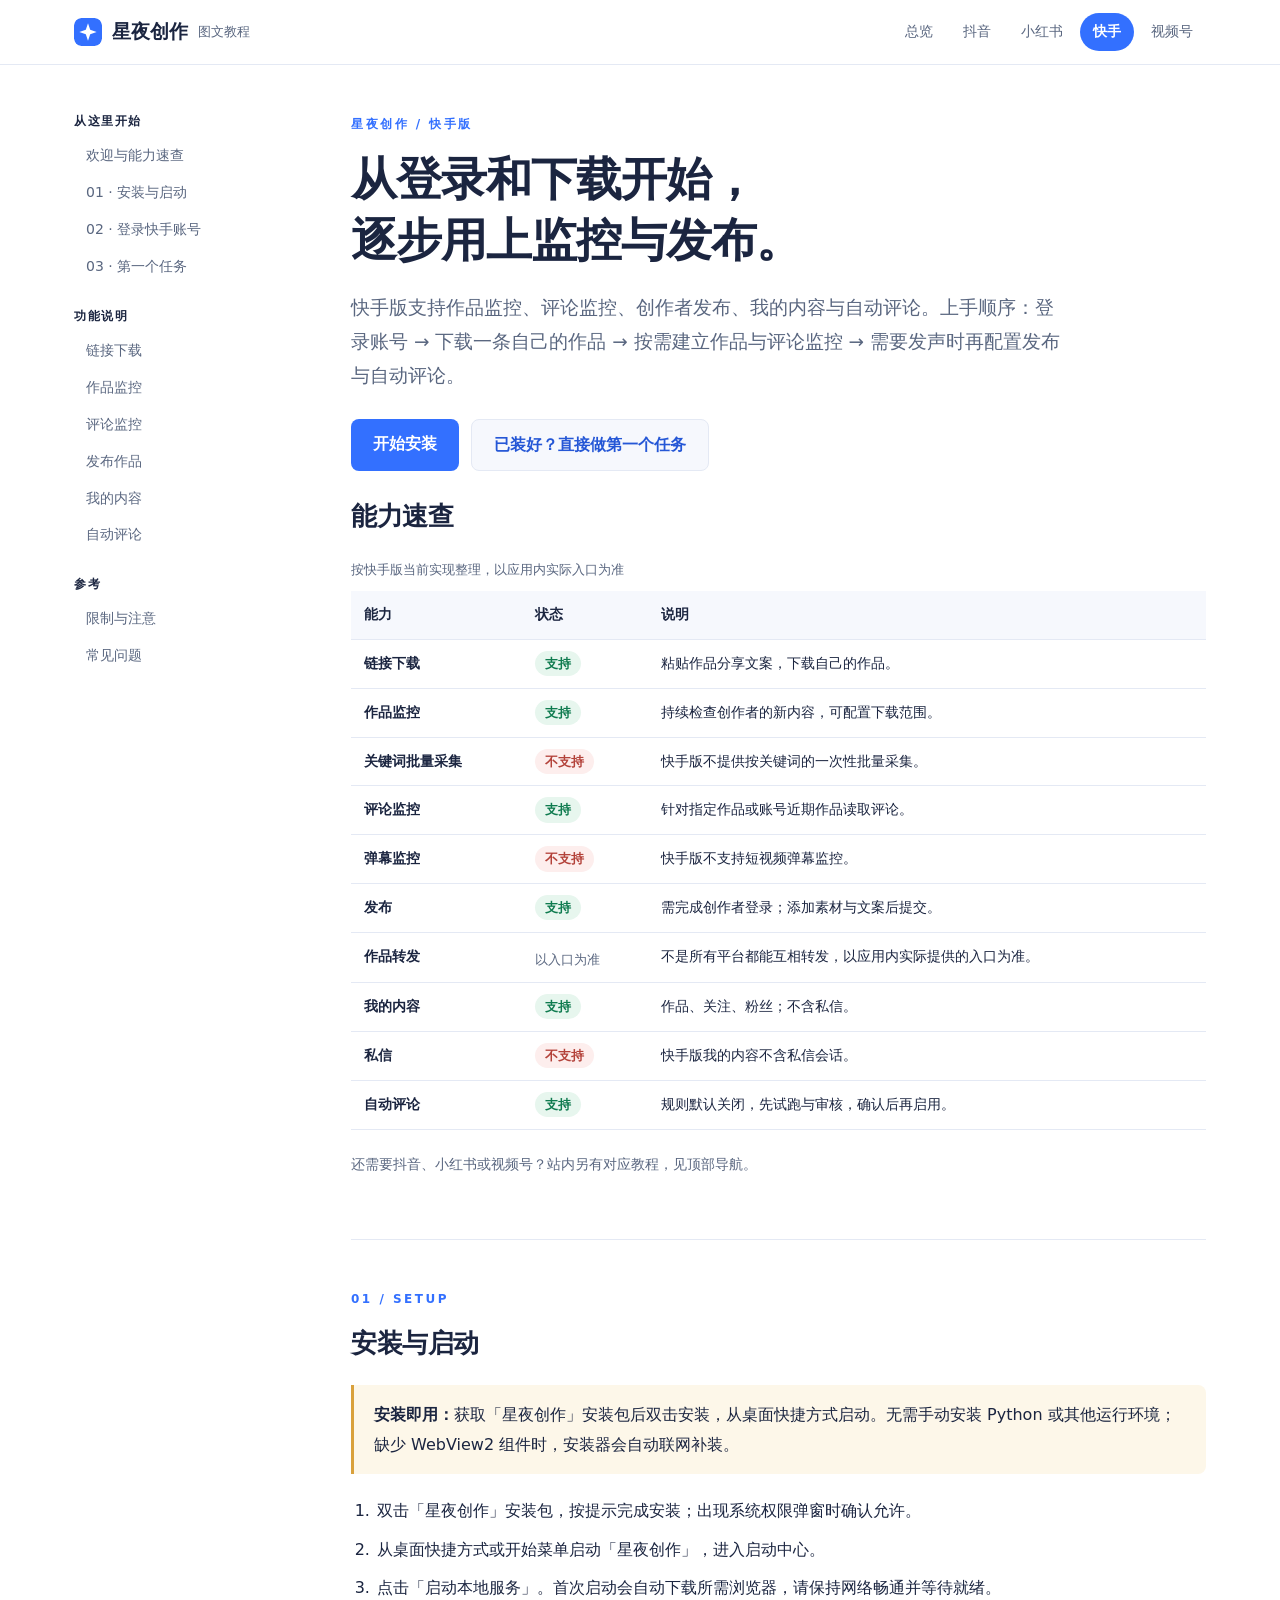
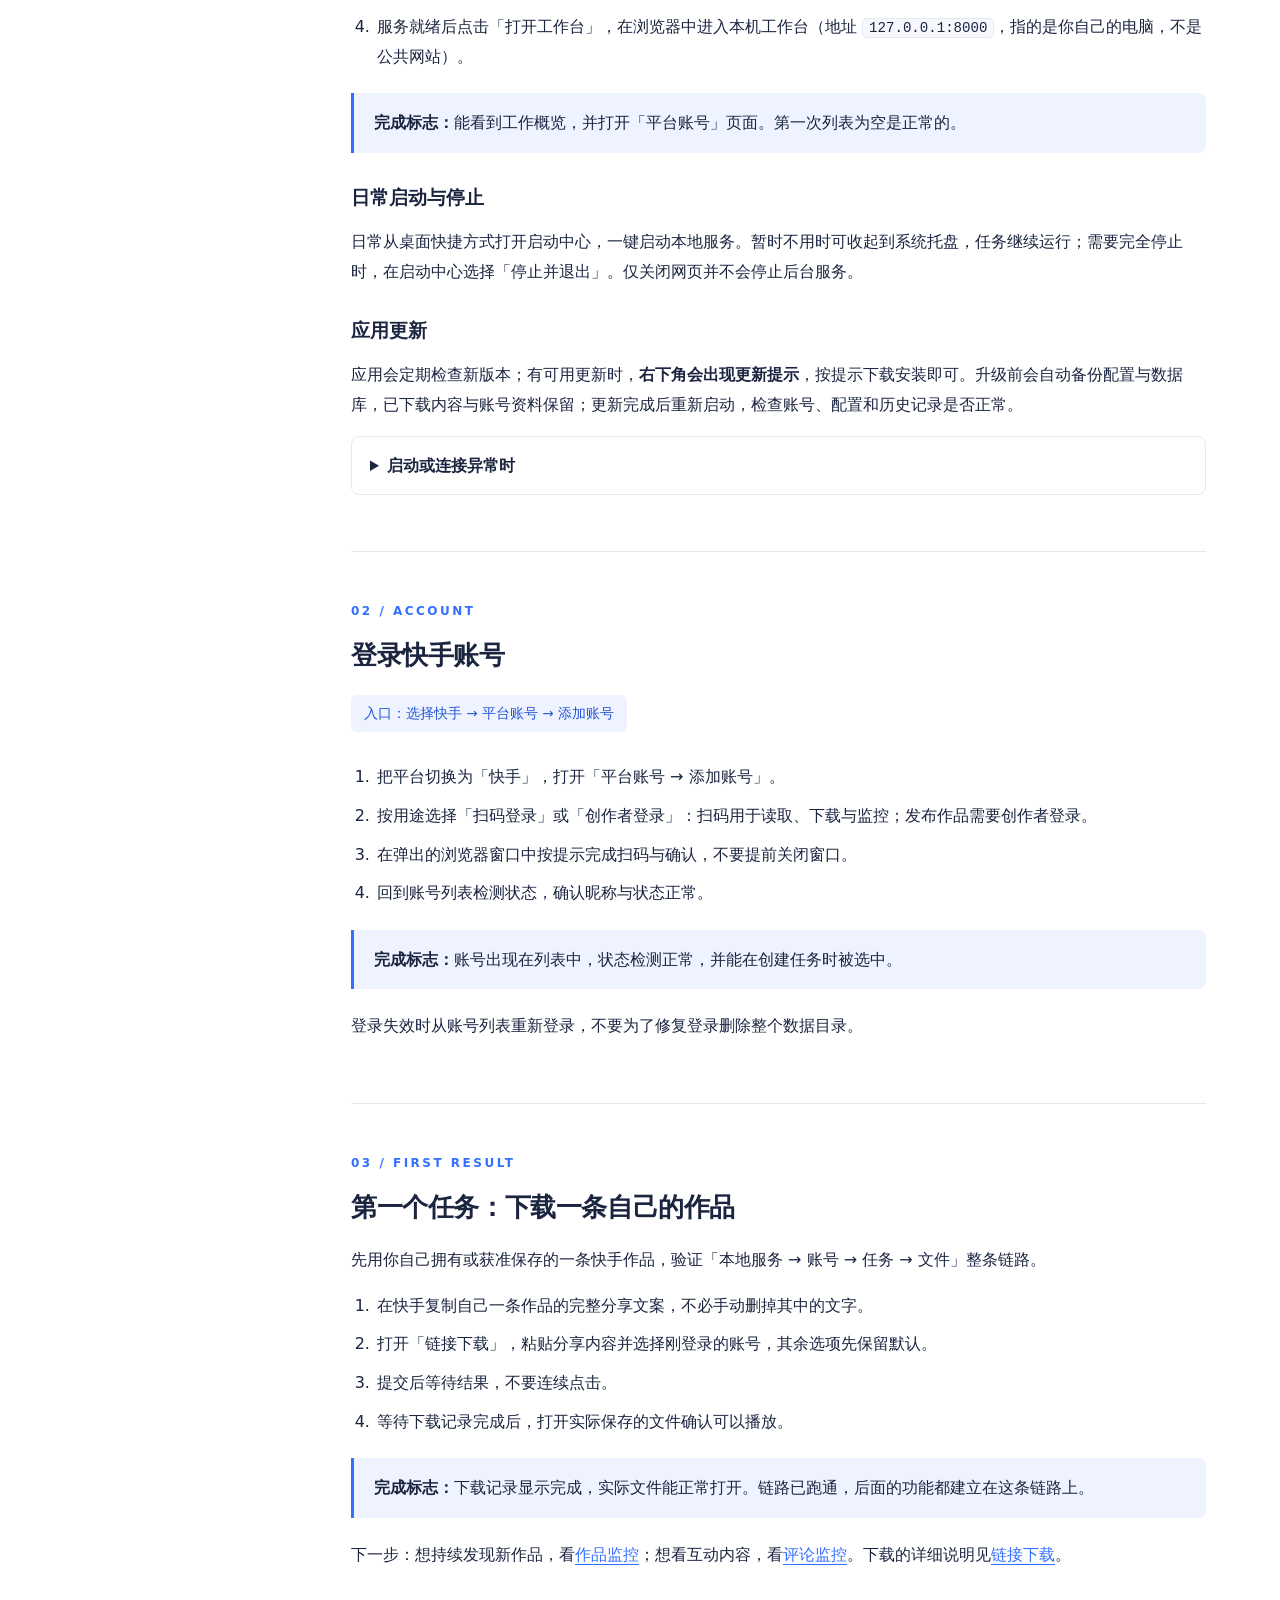
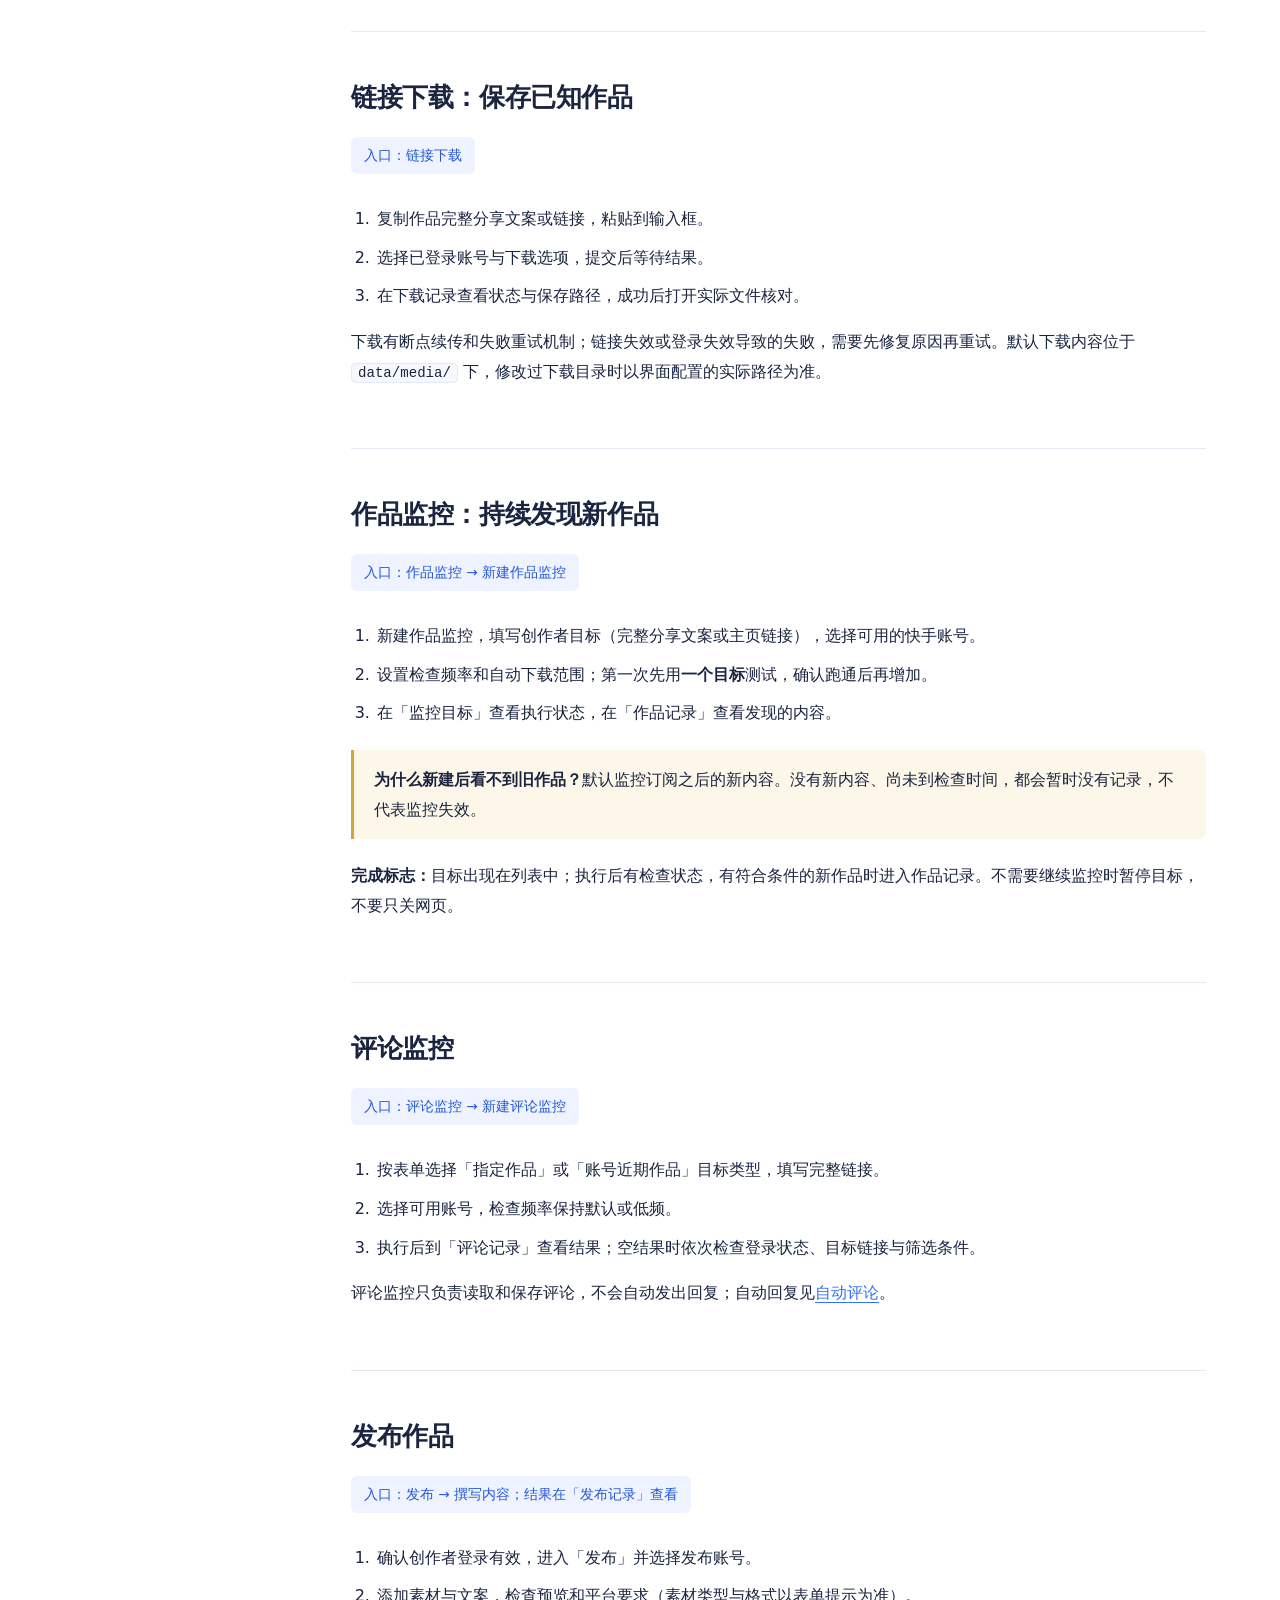
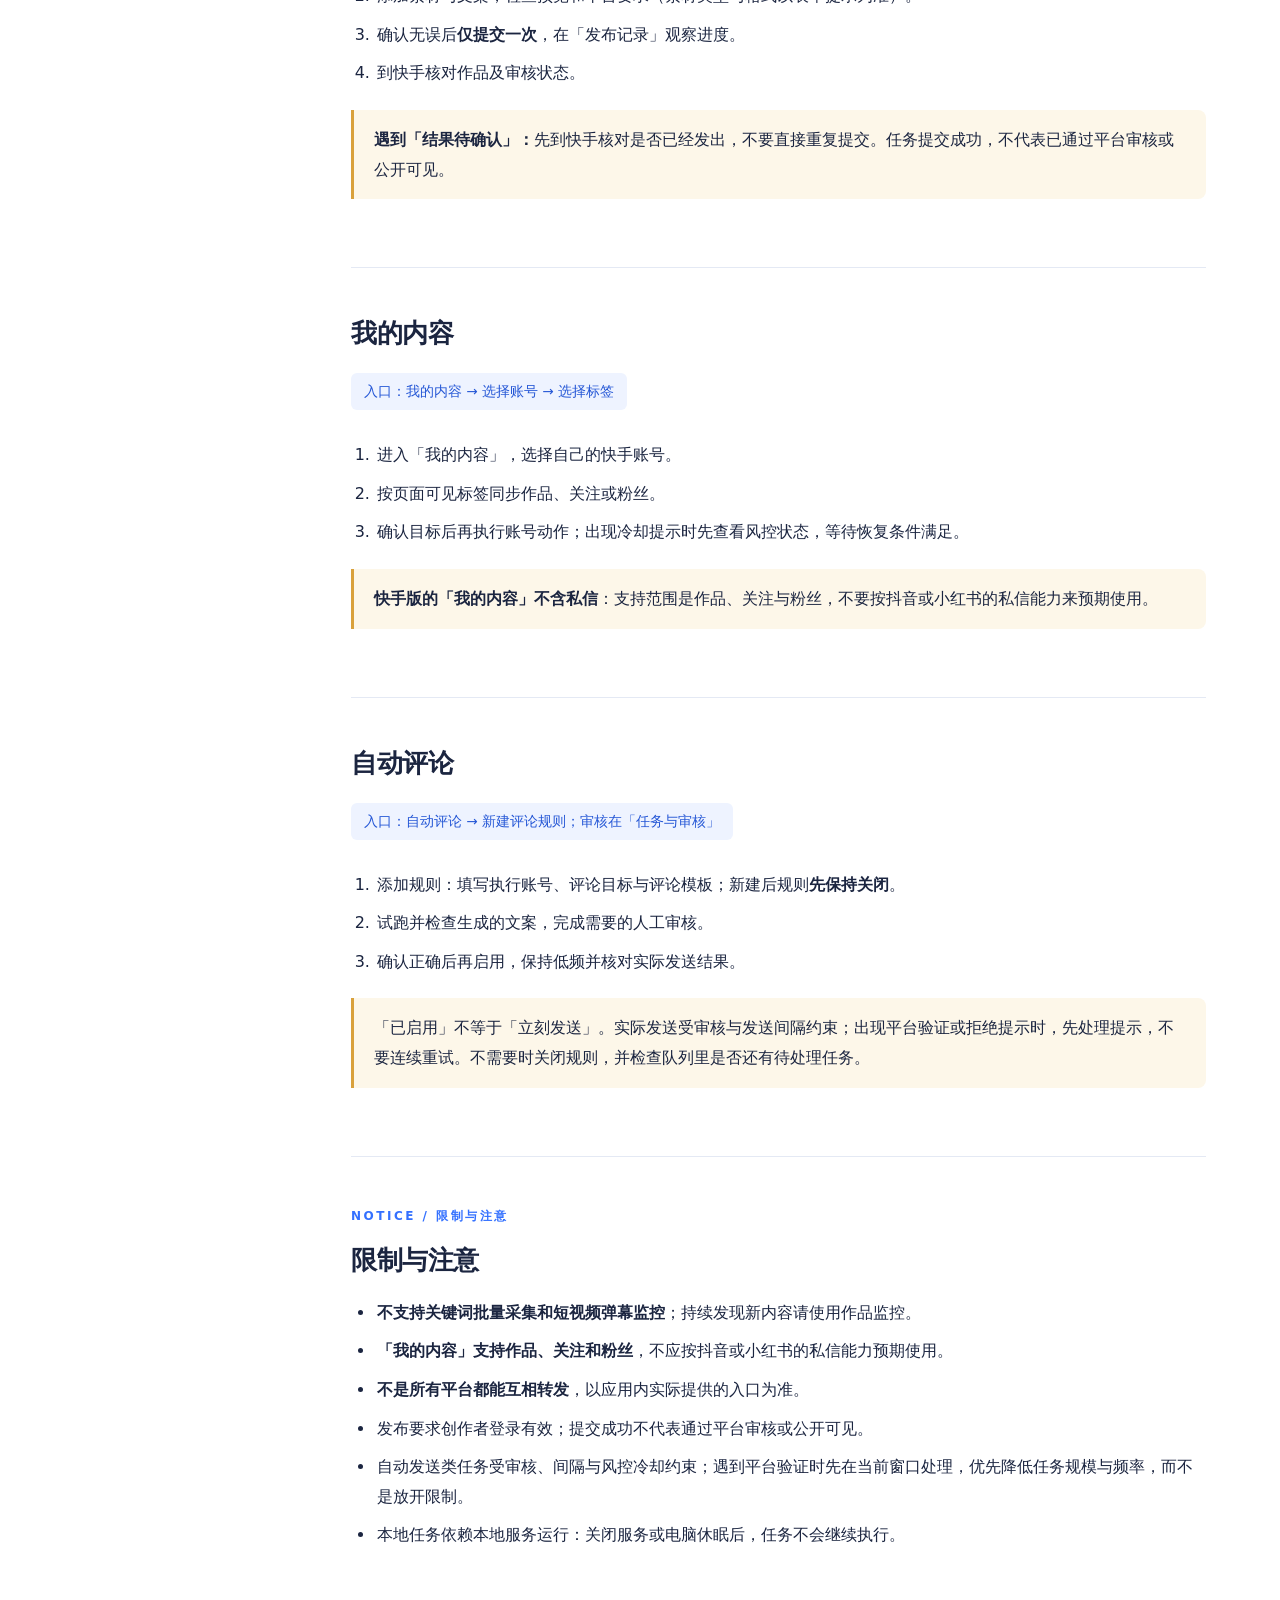
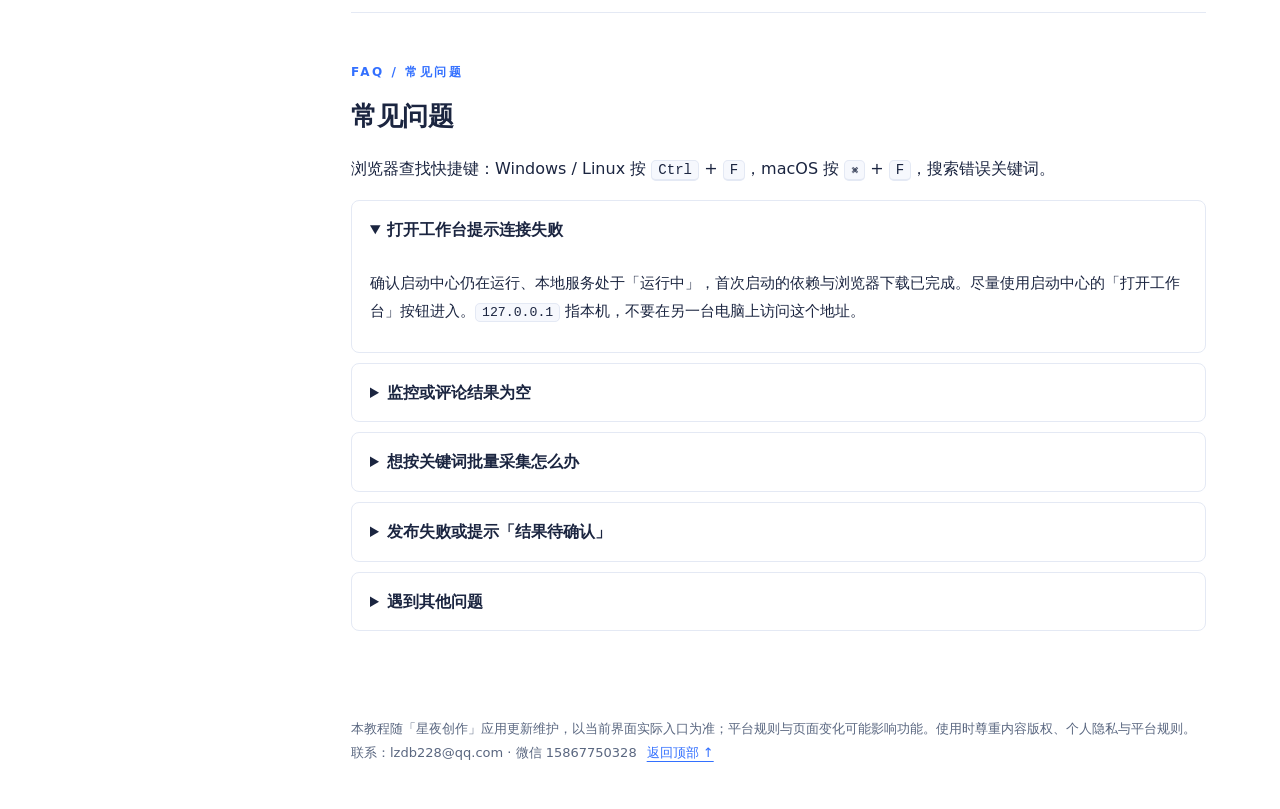
<file: kuaishou/index.html>
<!doctype html>
<html lang="zh-CN">
<head>
<meta charset="utf-8">
<meta name="viewport" content="width=device-width, initial-scale=1">
<meta name="description" content="星夜创作（快手版）图文教程：安装启动、账号登录、下载第一条作品、作品监控、评论监控、发布作品、我的内容、自动评论、限制说明与常见问题。">
<title>星夜创作·快手版图文教程</title>
<link rel="stylesheet" href="../assets/style.css">
</head>
<body>
<a class="skip" href="#main">跳到正文</a>
<header class="topbar">
  <div class="topbar-inner">
    <a class="brand" href="../"><svg class="logo" viewBox="0 0 24 24" aria-hidden="true"><rect width="24" height="24" rx="6.5" fill="#3370ff"/><path d="M12 4.6l1.9 5.5 5.5 1.9-5.5 1.9L12 19.4l-1.9-5.5-5.5-1.9 5.5-1.9z" fill="#fff"/></svg>星夜创作<em>图文教程</em></a>
    <nav class="site-nav" aria-label="站点导航">
      <a href="../">总览</a>
      <a href="../douyin/">抖音</a>
      <a href="../xhs/">小红书</a>
      <a href="#welcome" aria-current="page">快手</a>
      <a href="../channels/">视频号</a>
    </nav>
  </div>
</header>
<div class="layout">
  <aside>
    <nav class="toc" aria-label="本页目录">
      <p>从这里开始</p>
      <a href="#welcome">欢迎与能力速查</a>
      <a href="#install">01 · 安装与启动</a>
      <a href="#accounts">02 · 登录快手账号</a>
      <a href="#first">03 · 第一个任务</a>
      <p>功能说明</p>
      <a href="#download">链接下载</a>
      <a href="#monitor">作品监控</a>
      <a href="#comments">评论监控</a>
      <a href="#publish">发布作品</a>
      <a href="#my-content">我的内容</a>
      <a href="#autocomment">自动评论</a>
      <p>参考</p>
      <a href="#limits">限制与注意</a>
      <a href="#faq">常见问题</a>
    </nav>
  </aside>
  <main id="main">
    <section id="welcome">
      <div class="eyebrow">星夜创作 / 快手版</div>
      <h1>从登录和下载开始，<br>逐步用上监控与发布。</h1>
      <p class="lead">快手版支持作品监控、评论监控、创作者发布、我的内容与自动评论。上手顺序：登录账号 → 下载一条自己的作品 → 按需建立作品与评论监控 → 需要发声时再配置发布与自动评论。</p>
      <div class="actions"><a href="#install">开始安装</a><a class="ghost" href="#first">已装好？直接做第一个任务</a></div>
      <h2>能力速查</h2>
      <div class="table-scroll">
        <table>
          <caption>按快手版当前实现整理，以应用内实际入口为准</caption>
          <thead><tr><th scope="col">能力</th><th scope="col">状态</th><th scope="col">说明</th></tr></thead>
          <tbody>
            <tr><th scope="row">链接下载</th><td><span class="tag yes">支持</span></td><td>粘贴作品分享文案，下载自己的作品。</td></tr>
            <tr><th scope="row">作品监控</th><td><span class="tag yes">支持</span></td><td>持续检查创作者的新内容，可配置下载范围。</td></tr>
            <tr><th scope="row">关键词批量采集</th><td><span class="tag no">不支持</span></td><td>快手版不提供按关键词的一次性批量采集。</td></tr>
            <tr><th scope="row">评论监控</th><td><span class="tag yes">支持</span></td><td>针对指定作品或账号近期作品读取评论。</td></tr>
            <tr><th scope="row">弹幕监控</th><td><span class="tag no">不支持</span></td><td>快手版不支持短视频弹幕监控。</td></tr>
            <tr><th scope="row">发布</th><td><span class="tag yes">支持</span></td><td>需完成创作者登录；添加素材与文案后提交。</td></tr>
            <tr><th scope="row">作品转发</th><td><span class="cell-note">以入口为准</span></td><td>不是所有平台都能互相转发，以应用内实际提供的入口为准。</td></tr>
            <tr><th scope="row">我的内容</th><td><span class="tag yes">支持</span></td><td>作品、关注、粉丝；不含私信。</td></tr>
            <tr><th scope="row">私信</th><td><span class="tag no">不支持</span></td><td>快手版我的内容不含私信会话。</td></tr>
            <tr><th scope="row">自动评论</th><td><span class="tag yes">支持</span></td><td>规则默认关闭，先试跑与审核，确认后再启用。</td></tr>
          </tbody>
        </table>
      </div>
      <p class="hint">还需要抖音、小红书或视频号？站内另有对应教程，见顶部导航。</p>
    </section>

    <section id="install">
      <div class="eyebrow">01 / SETUP</div>
      <h2>安装与启动</h2>
      <div class="note"><p><strong>安装即用：</strong>获取「星夜创作」安装包后双击安装，从桌面快捷方式启动。无需手动安装 Python 或其他运行环境；缺少 WebView2 组件时，安装器会自动联网补装。</p></div>
      <ol>
        <li>双击「星夜创作」安装包，按提示完成安装；出现系统权限弹窗时确认允许。</li>
        <li>从桌面快捷方式或开始菜单启动「星夜创作」，进入启动中心。</li>
        <li>点击「启动本地服务」。首次启动会自动下载所需浏览器，请保持网络畅通并等待就绪。</li>
        <li>服务就绪后点击「打开工作台」，在浏览器中进入本机工作台（地址 <code>127.0.0.1:8000</code>，指的是你自己的电脑，不是公共网站）。</li>
      </ol>
      <div class="success"><p><strong>完成标志：</strong>能看到工作概览，并打开「平台账号」页面。第一次列表为空是正常的。</p></div>
      <h3>日常启动与停止</h3>
      <p>日常从桌面快捷方式打开启动中心，一键启动本地服务。暂时不用时可收起到系统托盘，任务继续运行；需要完全停止时，在启动中心选择「停止并退出」。仅关闭网页并不会停止后台服务。</p>
      <h3>应用更新</h3>
      <p>应用会定期检查新版本；有可用更新时，<strong>右下角会出现更新提示</strong>，按提示下载安装即可。升级前会自动备份配置与数据库，已下载内容与账号资料保留；更新完成后重新启动，检查账号、配置和历史记录是否正常。</p>
      <details><summary>启动或连接异常时</summary><p>先在启动中心查看运行记录与诊断信息，确认服务状态；再按<a href="#faq">常见问题</a>排查。仍无法解决时，按文末方式导出运行日志联系我们。</p></details>
    </section>

    <section id="accounts">
      <div class="eyebrow">02 / ACCOUNT</div>
      <h2>登录快手账号</h2>
      <p class="path">入口：选择快手 → 平台账号 → 添加账号</p>
      <ol>
        <li>把平台切换为「快手」，打开「平台账号 → 添加账号」。</li>
        <li>按用途选择「扫码登录」或「创作者登录」：扫码用于读取、下载与监控；发布作品需要创作者登录。</li>
        <li>在弹出的浏览器窗口中按提示完成扫码与确认，不要提前关闭窗口。</li>
        <li>回到账号列表检测状态，确认昵称与状态正常。</li>
      </ol>
      <div class="success"><p><strong>完成标志：</strong>账号出现在列表中，状态检测正常，并能在创建任务时被选中。</p></div>
      <p>登录失效时从账号列表重新登录，不要为了修复登录删除整个数据目录。</p>
    </section>

    <section id="first">
      <div class="eyebrow">03 / FIRST RESULT</div>
      <h2>第一个任务：下载一条自己的作品</h2>
      <p>先用你自己拥有或获准保存的一条快手作品，验证「本地服务 → 账号 → 任务 → 文件」整条链路。</p>
      <ol>
        <li>在快手复制自己一条作品的完整分享文案，不必手动删掉其中的文字。</li>
        <li>打开「链接下载」，粘贴分享内容并选择刚登录的账号，其余选项先保留默认。</li>
        <li>提交后等待结果，不要连续点击。</li>
        <li>等待下载记录完成后，打开实际保存的文件确认可以播放。</li>
      </ol>
      <div class="success"><p><strong>完成标志：</strong>下载记录显示完成，实际文件能正常打开。链路已跑通，后面的功能都建立在这条链路上。</p></div>
      <p>下一步：想持续发现新作品，看<a href="#monitor">作品监控</a>；想看互动内容，看<a href="#comments">评论监控</a>。下载的详细说明见<a href="#download">链接下载</a>。</p>
    </section>

    <section id="download">
      <h2>链接下载：保存已知作品</h2>
      <p class="path">入口：链接下载</p>
      <ol>
        <li>复制作品完整分享文案或链接，粘贴到输入框。</li>
        <li>选择已登录账号与下载选项，提交后等待结果。</li>
        <li>在下载记录查看状态与保存路径，成功后打开实际文件核对。</li>
      </ol>
      <p>下载有断点续传和失败重试机制；链接失效或登录失效导致的失败，需要先修复原因再重试。默认下载内容位于 <code>data/media/</code> 下，修改过下载目录时以界面配置的实际路径为准。</p>
    </section>

    <section id="monitor">
      <h2>作品监控：持续发现新作品</h2>
      <p class="path">入口：作品监控 → 新建作品监控</p>
      <ol>
        <li>新建作品监控，填写创作者目标（完整分享文案或主页链接），选择可用的快手账号。</li>
        <li>设置检查频率和自动下载范围；第一次先用<strong>一个目标</strong>测试，确认跑通后再增加。</li>
        <li>在「监控目标」查看执行状态，在「作品记录」查看发现的内容。</li>
      </ol>
      <div class="note"><p><strong>为什么新建后看不到旧作品？</strong>默认监控订阅之后的新内容。没有新内容、尚未到检查时间，都会暂时没有记录，不代表监控失效。</p></div>
      <p><strong>完成标志：</strong>目标出现在列表中；执行后有检查状态，有符合条件的新作品时进入作品记录。不需要继续监控时暂停目标，不要只关网页。</p>
    </section>

    <section id="comments">
      <h2>评论监控</h2>
      <p class="path">入口：评论监控 → 新建评论监控</p>
      <ol>
        <li>按表单选择「指定作品」或「账号近期作品」目标类型，填写完整链接。</li>
        <li>选择可用账号，检查频率保持默认或低频。</li>
        <li>执行后到「评论记录」查看结果；空结果时依次检查登录状态、目标链接与筛选条件。</li>
      </ol>
      <p>评论监控只负责读取和保存评论，不会自动发出回复；自动回复见<a href="#autocomment">自动评论</a>。</p>
    </section>

    <section id="publish">
      <h2>发布作品</h2>
      <p class="path">入口：发布 → 撰写内容；结果在「发布记录」查看</p>
      <ol>
        <li>确认创作者登录有效，进入「发布」并选择发布账号。</li>
        <li>添加素材与文案，检查预览和平台要求（素材类型与格式以表单提示为准）。</li>
        <li>确认无误后<strong>仅提交一次</strong>，在「发布记录」观察进度。</li>
        <li>到快手核对作品及审核状态。</li>
      </ol>
      <div class="note"><p><strong>遇到「结果待确认」：</strong>先到快手核对是否已经发出，不要直接重复提交。任务提交成功，不代表已通过平台审核或公开可见。</p></div>
    </section>

    <section id="my-content">
      <h2>我的内容</h2>
      <p class="path">入口：我的内容 → 选择账号 → 选择标签</p>
      <ol>
        <li>进入「我的内容」，选择自己的快手账号。</li>
        <li>按页面可见标签同步作品、关注或粉丝。</li>
        <li>确认目标后再执行账号动作；出现冷却提示时先查看风控状态，等待恢复条件满足。</li>
      </ol>
      <div class="note"><p><strong>快手版的「我的内容」不含私信</strong>：支持范围是作品、关注与粉丝，不要按抖音或小红书的私信能力来预期使用。</p></div>
    </section>

    <section id="autocomment">
      <h2>自动评论</h2>
      <p class="path">入口：自动评论 → 新建评论规则；审核在「任务与审核」</p>
      <ol>
        <li>添加规则：填写执行账号、评论目标与评论模板；新建后规则<strong>先保持关闭</strong>。</li>
        <li>试跑并检查生成的文案，完成需要的人工审核。</li>
        <li>确认正确后再启用，保持低频并核对实际发送结果。</li>
      </ol>
      <div class="note"><p>「已启用」不等于「立刻发送」。实际发送受审核与发送间隔约束；出现平台验证或拒绝提示时，先处理提示，不要连续重试。不需要时关闭规则，并检查队列里是否还有待处理任务。</p></div>
    </section>

    <section id="limits">
      <div class="eyebrow">NOTICE / 限制与注意</div>
      <h2>限制与注意</h2>
      <ul>
        <li><strong>不支持关键词批量采集和短视频弹幕监控</strong>；持续发现新内容请使用作品监控。</li>
        <li><strong>「我的内容」支持作品、关注和粉丝</strong>，不应按抖音或小红书的私信能力预期使用。</li>
        <li><strong>不是所有平台都能互相转发</strong>，以应用内实际提供的入口为准。</li>
        <li>发布要求创作者登录有效；提交成功不代表通过平台审核或公开可见。</li>
        <li>自动发送类任务受审核、间隔与风控冷却约束；遇到平台验证时先在当前窗口处理，优先降低任务规模与频率，而不是放开限制。</li>
        <li>本地任务依赖本地服务运行：关闭服务或电脑休眠后，任务不会继续执行。</li>
      </ul>
    </section>

    <section id="faq">
      <div class="eyebrow">FAQ / 常见问题</div>
      <h2>常见问题</h2>
      <p>浏览器查找快捷键：Windows / Linux 按 <kbd>Ctrl</kbd> + <kbd>F</kbd>，macOS 按 <kbd>⌘</kbd> + <kbd>F</kbd>，搜索错误关键词。</p>
      <details open><summary>打开工作台提示连接失败</summary><p>确认启动中心仍在运行、本地服务处于「运行中」，首次启动的依赖与浏览器下载已完成。尽量使用启动中心的「打开工作台」按钮进入。<code>127.0.0.1</code> 指本机，不要在另一台电脑上访问这个地址。</p></details>
      <details><summary>监控或评论结果为空</summary><p>依次检查：账号登录是否有效、目标链接是否完整、筛选条件是否排除了结果。监控默认只看订阅后的新内容，没有新内容或未到检查时间时暂时没有记录，属于正常现象。</p></details>
      <details><summary>想按关键词批量采集怎么办</summary><p>快手版不支持关键词批量采集。想持续盯一个创作者，使用作品监控；需要批量采集能力时，可参考站内的抖音版或小红书版教程。</p></details>
      <details><summary>发布失败或提示「结果待确认」</summary><p>先确认创作者登录有效、素材符合表单要求；「结果待确认」时先到快手核对是否已发出，不要立即重发，以免重复发布。</p></details>
      <details><summary>遇到其他问题</summary><p>打开<strong>设置 → 运行日志</strong>，导出日志文件，连同系统版本、星夜创作版本与复现步骤，发送至邮箱 <strong>lzdb228@qq.com</strong>，或添加微信 <strong>15867750328</strong>。发送前注意隐藏 Cookie、Token、手机号与带签名参数的链接。</p></details>
    </section>

    <footer>本教程随「星夜创作」应用更新维护，以当前界面实际入口为准；平台规则与页面变化可能影响功能。使用时尊重内容版权、个人隐私与平台规则。联系：lzdb228@qq.com · 微信 15867750328<a href="#welcome">返回顶部 ↑</a></footer>
  </main>
</div>
</body>
</html>
</file>
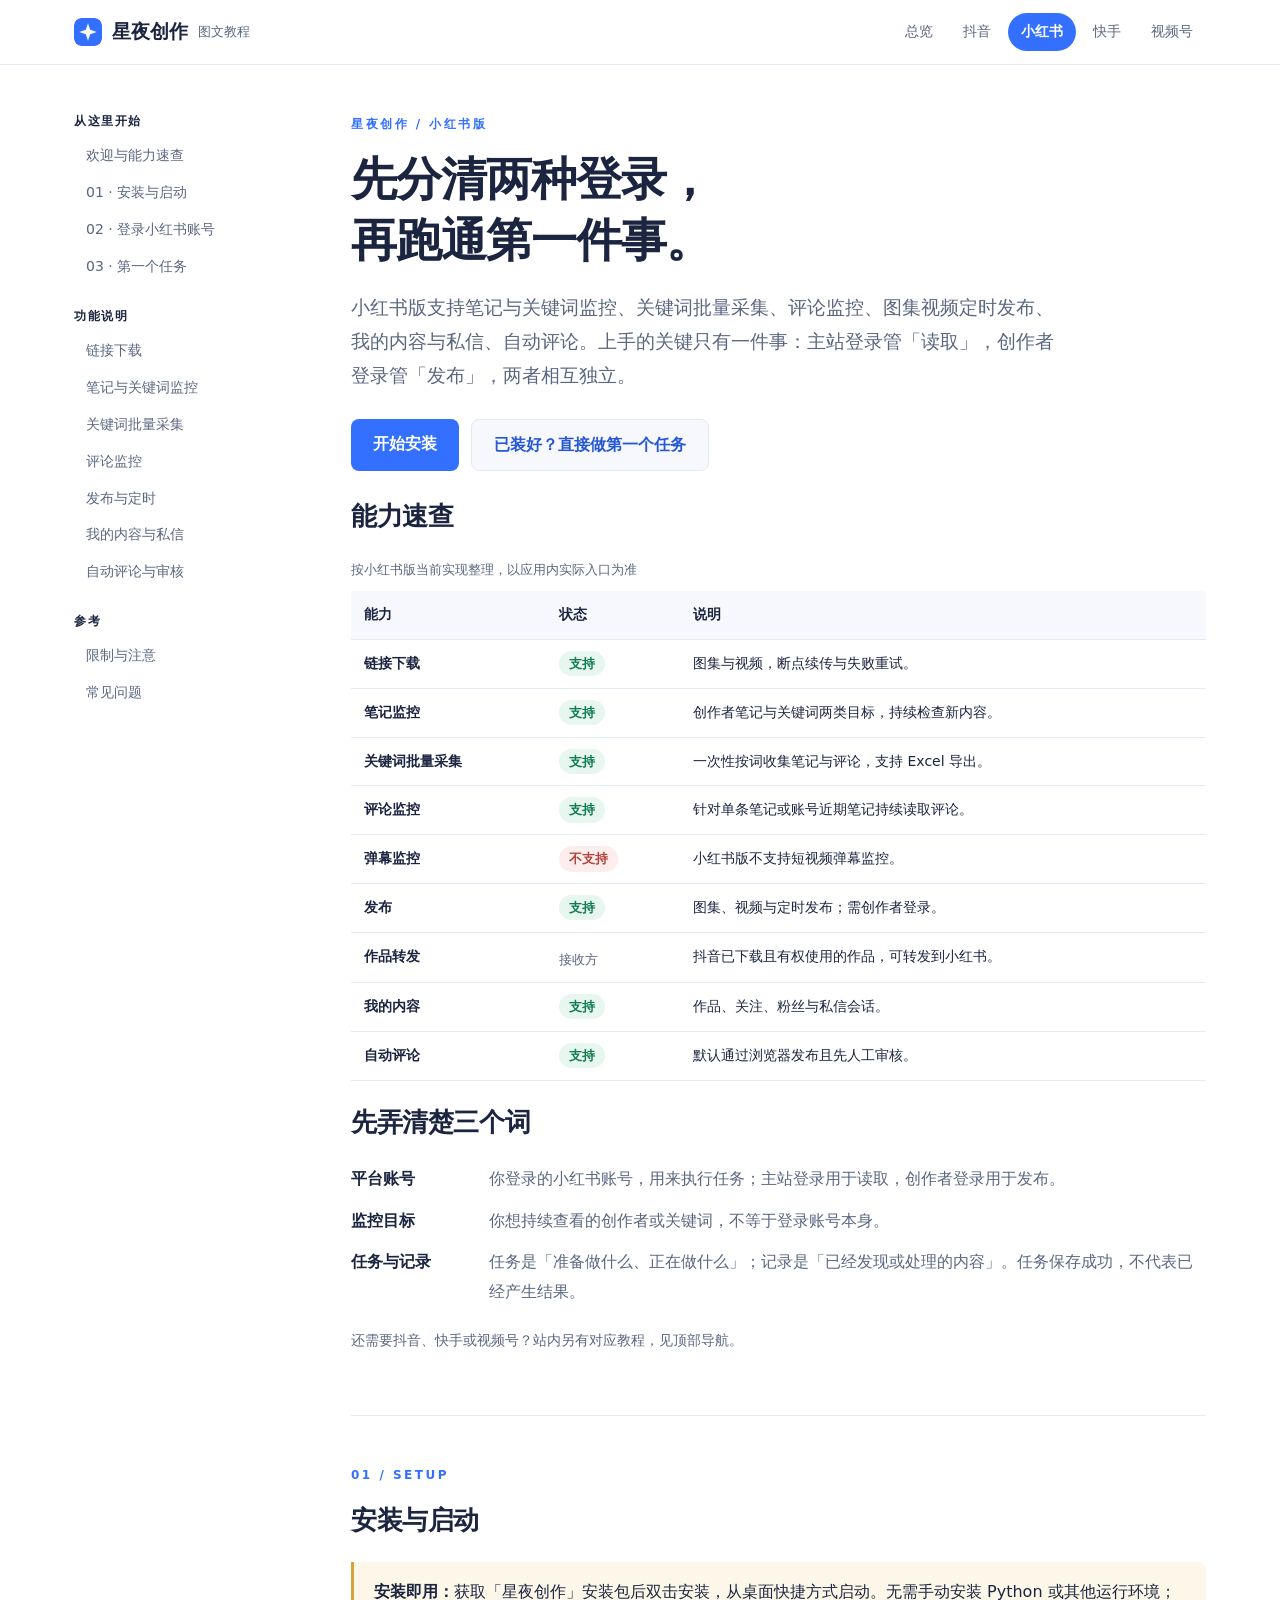
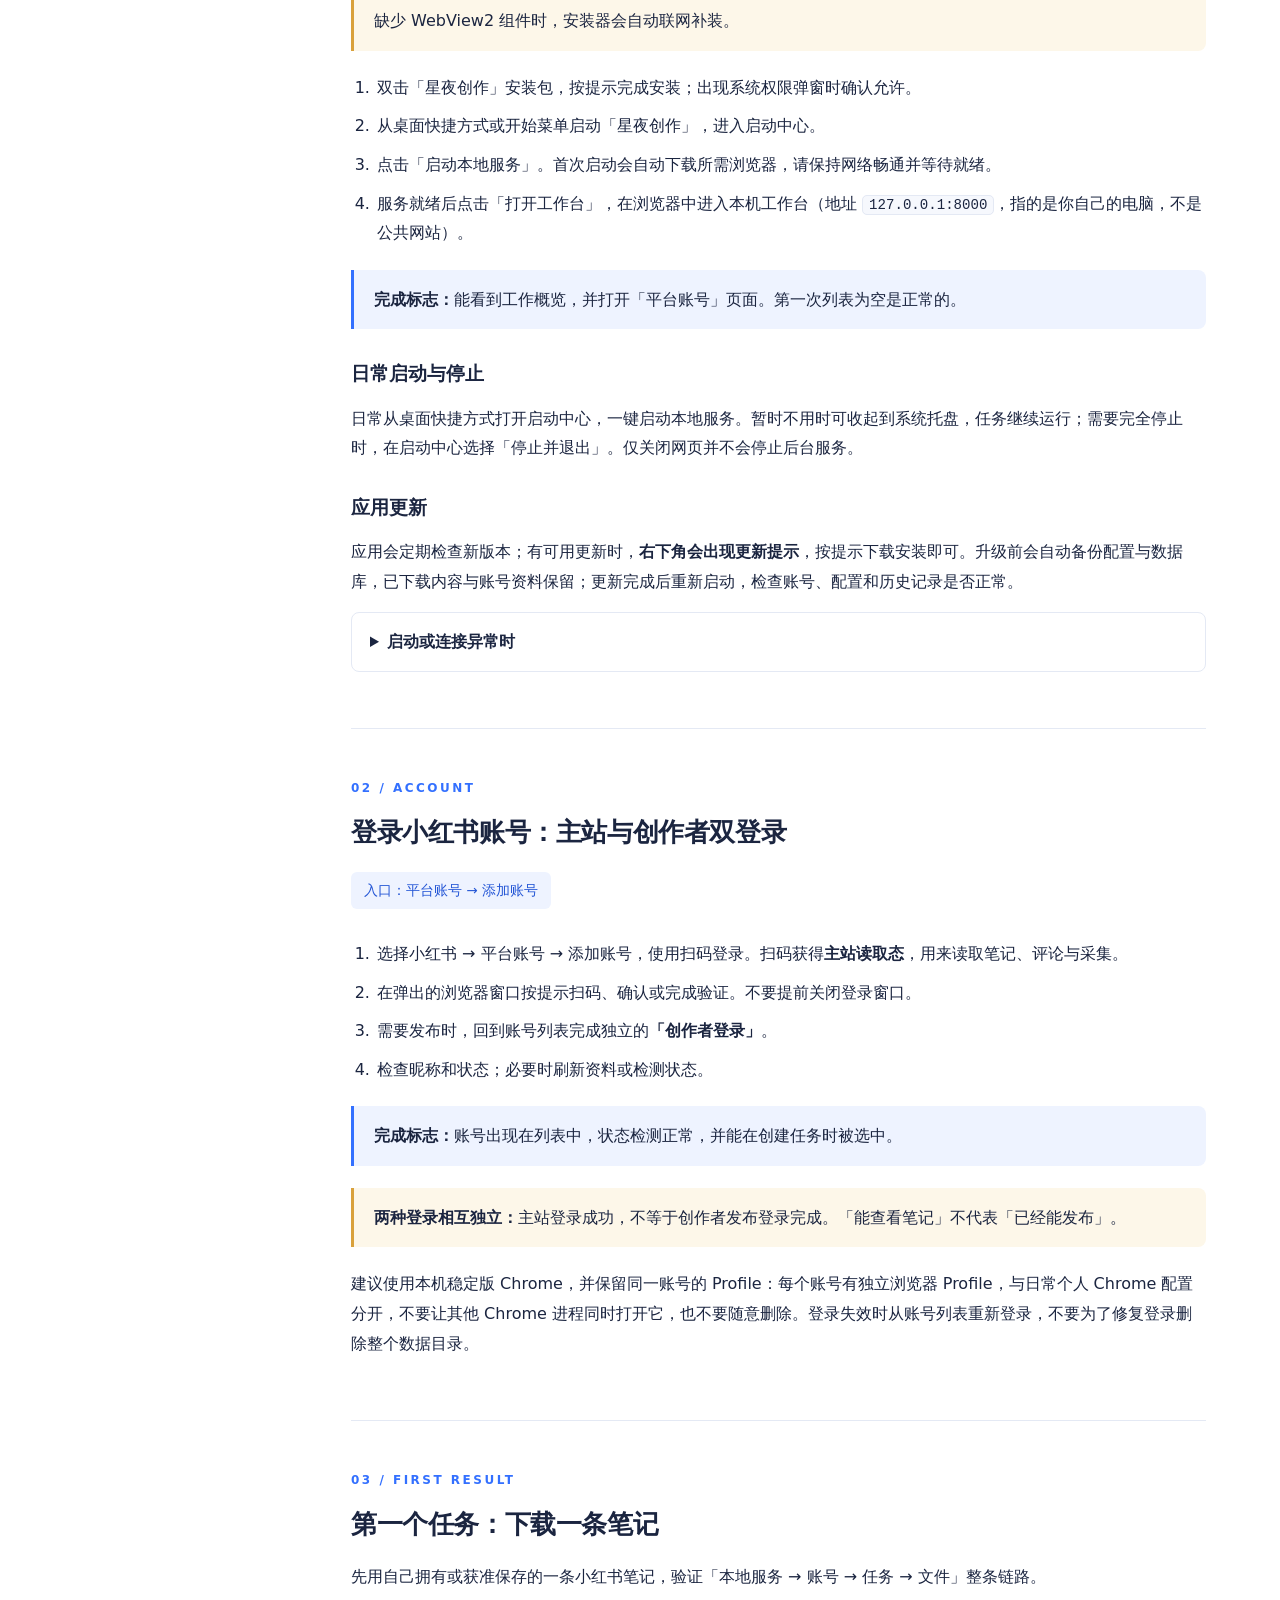
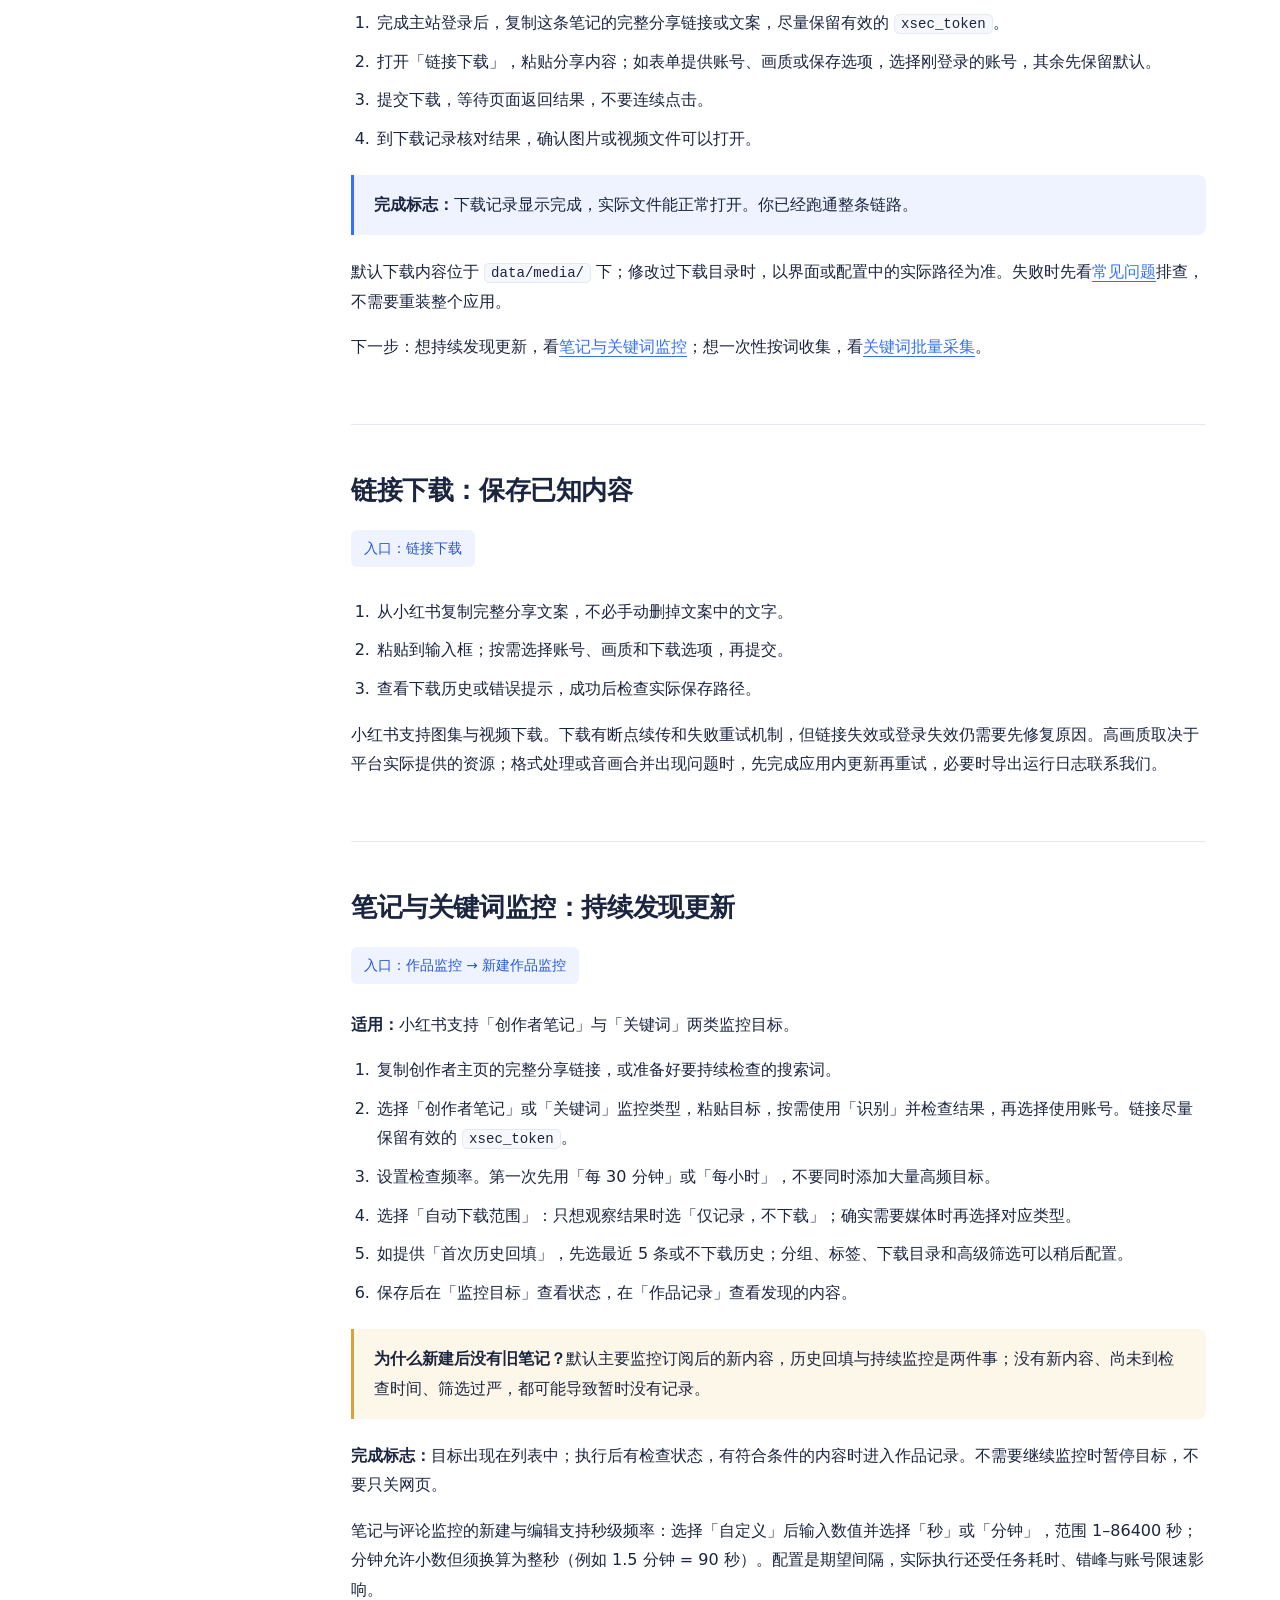
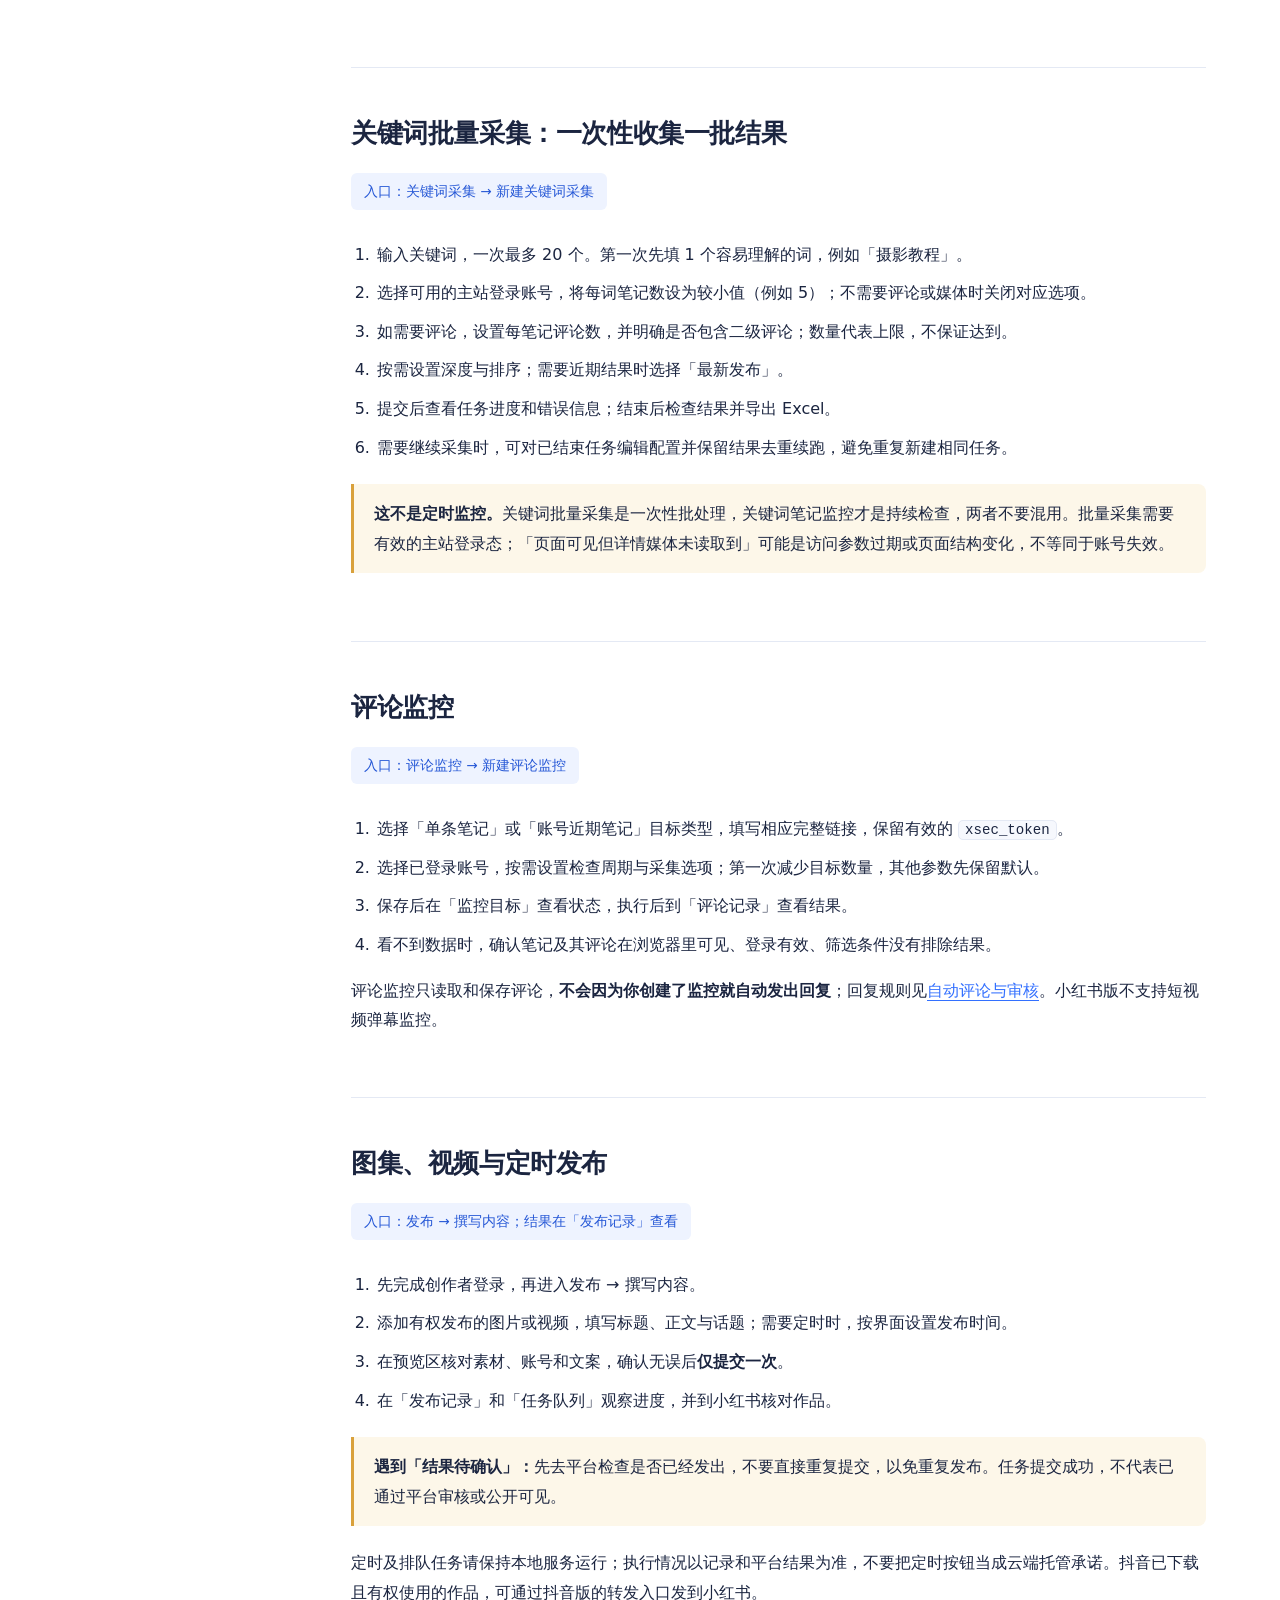
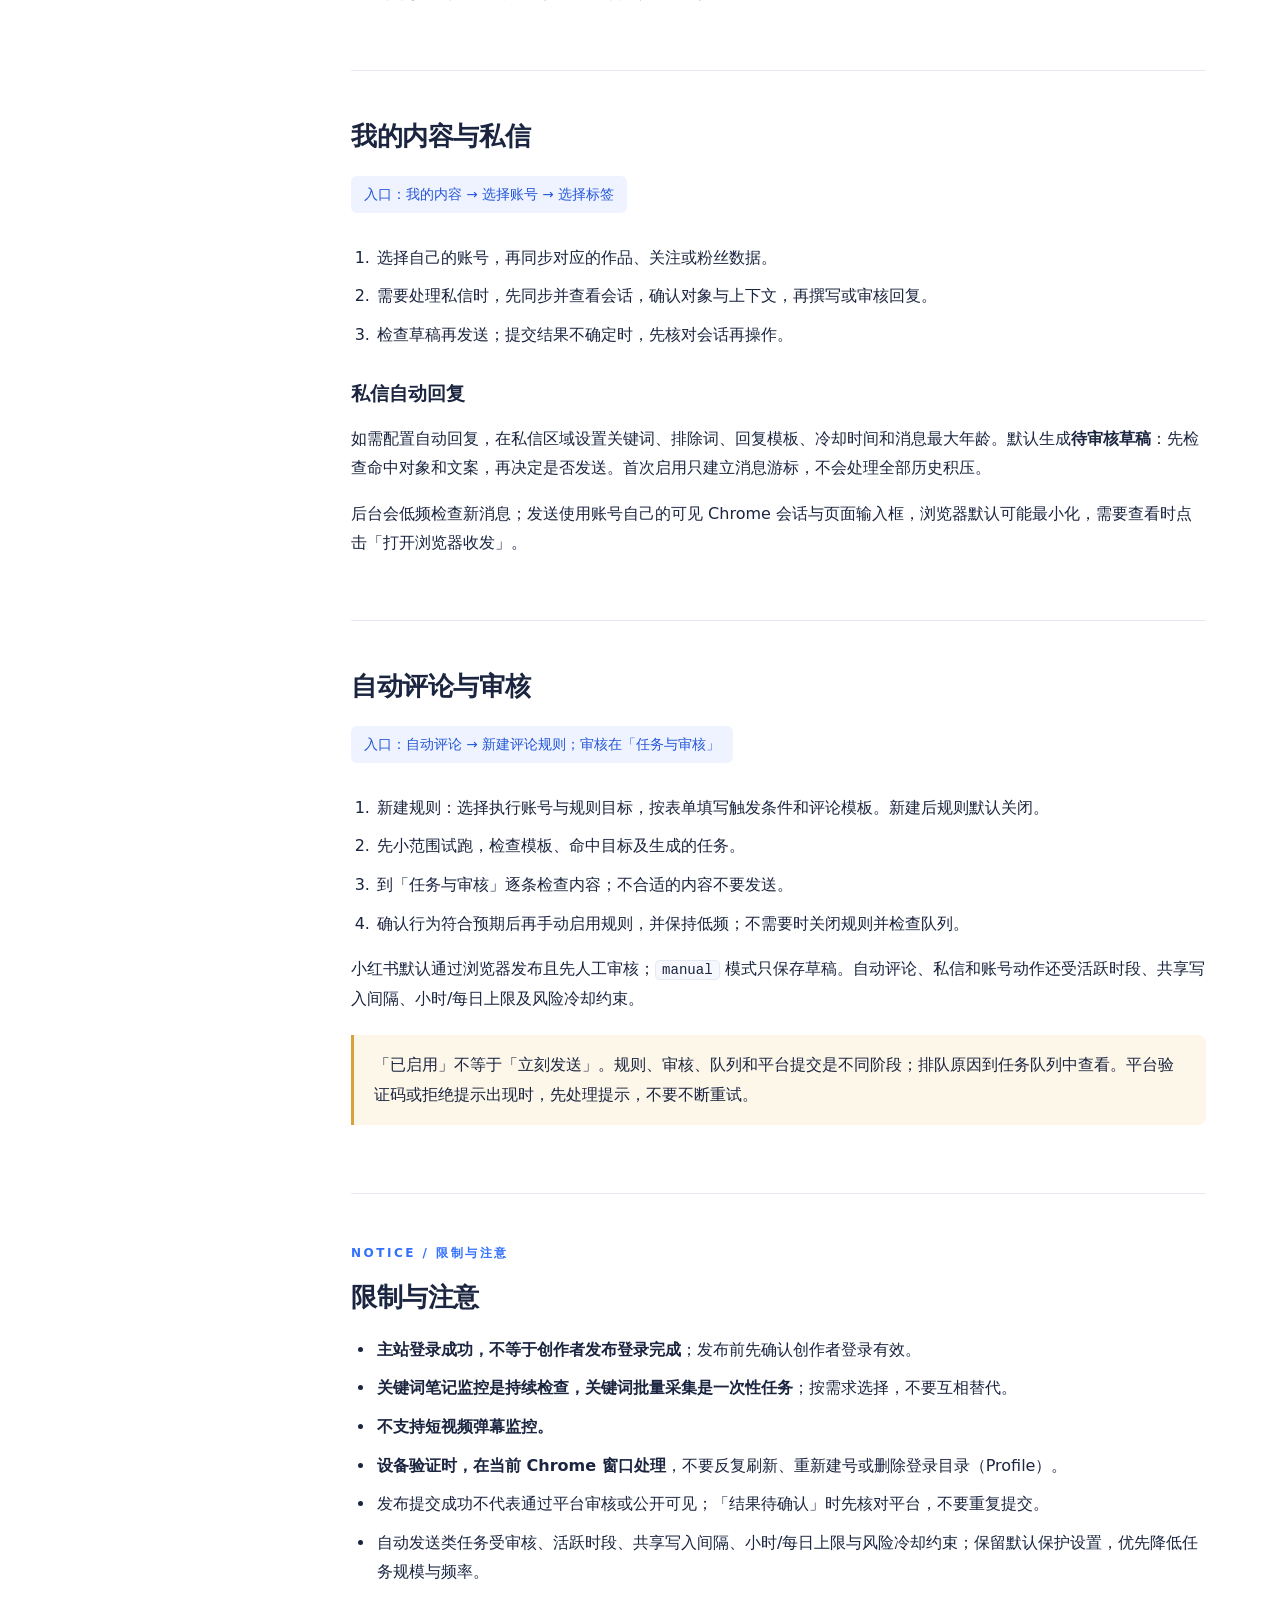
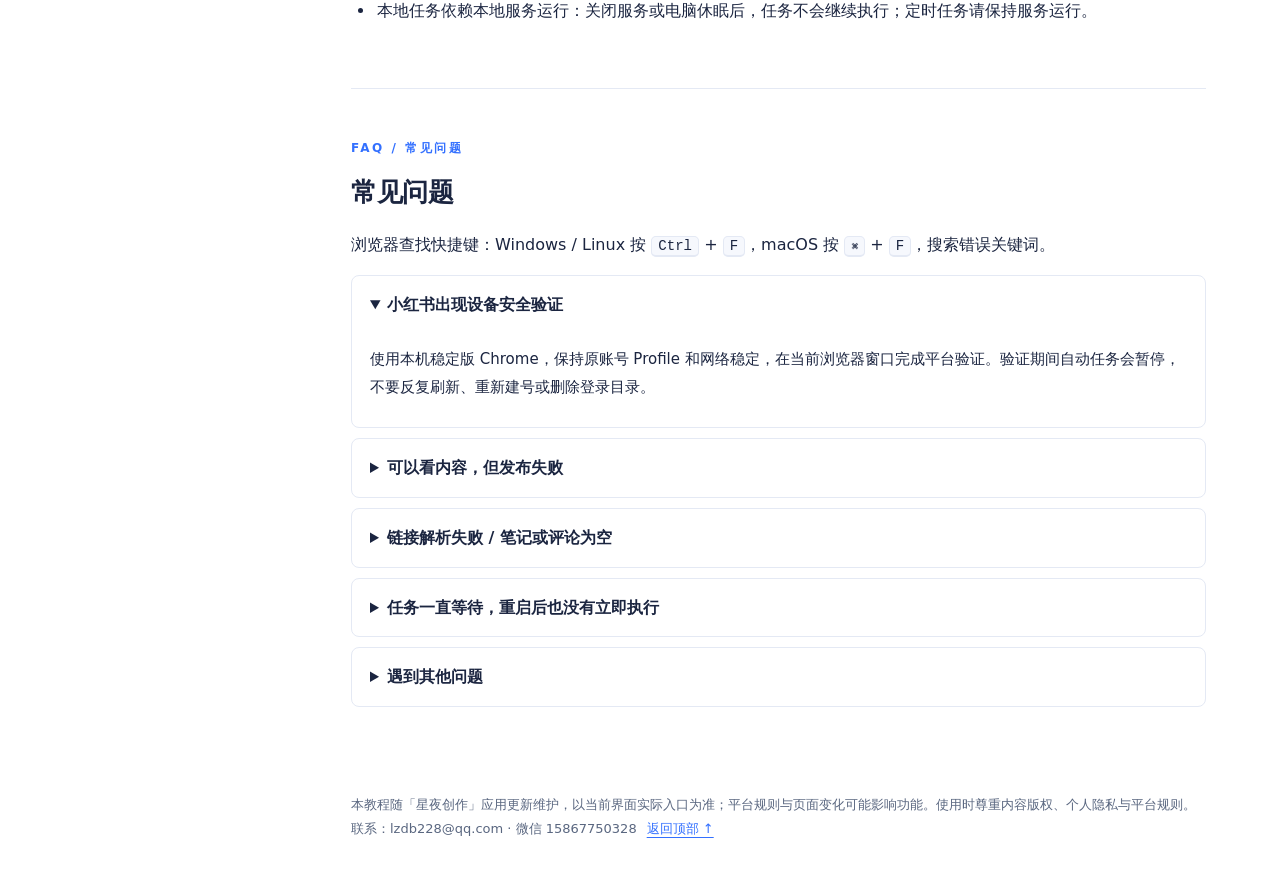
<file: xhs/index.html>
<!doctype html>
<html lang="zh-CN">
<head>
<meta charset="utf-8">
<meta name="viewport" content="width=device-width, initial-scale=1">
<meta name="description" content="星夜创作（小红书版）图文教程：安装启动、主站与创作者双登录、下载第一条笔记、笔记与关键词监控、批量采集、评论监控、图集视频定时发布、私信与自动评论、限制说明与常见问题。">
<title>星夜创作·小红书版图文教程</title>
<link rel="stylesheet" href="../assets/style.css">
</head>
<body>
<a class="skip" href="#main">跳到正文</a>
<header class="topbar">
  <div class="topbar-inner">
    <a class="brand" href="../"><svg class="logo" viewBox="0 0 24 24" aria-hidden="true"><rect width="24" height="24" rx="6.5" fill="#3370ff"/><path d="M12 4.6l1.9 5.5 5.5 1.9-5.5 1.9L12 19.4l-1.9-5.5-5.5-1.9 5.5-1.9z" fill="#fff"/></svg>星夜创作<em>图文教程</em></a>
    <nav class="site-nav" aria-label="站点导航">
      <a href="../">总览</a>
      <a href="../douyin/">抖音</a>
      <a href="#welcome" aria-current="page">小红书</a>
      <a href="../kuaishou/">快手</a>
      <a href="../channels/">视频号</a>
    </nav>
  </div>
</header>
<div class="layout">
  <aside>
    <nav class="toc" aria-label="本页目录">
      <p>从这里开始</p>
      <a href="#welcome">欢迎与能力速查</a>
      <a href="#install">01 · 安装与启动</a>
      <a href="#accounts">02 · 登录小红书账号</a>
      <a href="#first">03 · 第一个任务</a>
      <p>功能说明</p>
      <a href="#download">链接下载</a>
      <a href="#monitor">笔记与关键词监控</a>
      <a href="#collection">关键词批量采集</a>
      <a href="#comments">评论监控</a>
      <a href="#publish">发布与定时</a>
      <a href="#my-content">我的内容与私信</a>
      <a href="#autocomment">自动评论与审核</a>
      <p>参考</p>
      <a href="#limits">限制与注意</a>
      <a href="#faq">常见问题</a>
    </nav>
  </aside>
  <main id="main">
    <section id="welcome">
      <div class="eyebrow">星夜创作 / 小红书版</div>
      <h1>先分清两种登录，<br>再跑通第一件事。</h1>
      <p class="lead">小红书版支持笔记与关键词监控、关键词批量采集、评论监控、图集视频定时发布、我的内容与私信、自动评论。上手的关键只有一件事：主站登录管「读取」，创作者登录管「发布」，两者相互独立。</p>
      <div class="actions"><a href="#install">开始安装</a><a class="ghost" href="#first">已装好？直接做第一个任务</a></div>
      <h2>能力速查</h2>
      <div class="table-scroll">
        <table>
          <caption>按小红书版当前实现整理，以应用内实际入口为准</caption>
          <thead><tr><th scope="col">能力</th><th scope="col">状态</th><th scope="col">说明</th></tr></thead>
          <tbody>
            <tr><th scope="row">链接下载</th><td><span class="tag yes">支持</span></td><td>图集与视频，断点续传与失败重试。</td></tr>
            <tr><th scope="row">笔记监控</th><td><span class="tag yes">支持</span></td><td>创作者笔记与关键词两类目标，持续检查新内容。</td></tr>
            <tr><th scope="row">关键词批量采集</th><td><span class="tag yes">支持</span></td><td>一次性按词收集笔记与评论，支持 Excel 导出。</td></tr>
            <tr><th scope="row">评论监控</th><td><span class="tag yes">支持</span></td><td>针对单条笔记或账号近期笔记持续读取评论。</td></tr>
            <tr><th scope="row">弹幕监控</th><td><span class="tag no">不支持</span></td><td>小红书版不支持短视频弹幕监控。</td></tr>
            <tr><th scope="row">发布</th><td><span class="tag yes">支持</span></td><td>图集、视频与定时发布；需创作者登录。</td></tr>
            <tr><th scope="row">作品转发</th><td><span class="cell-note">接收方</span></td><td>抖音已下载且有权使用的作品，可转发到小红书。</td></tr>
            <tr><th scope="row">我的内容</th><td><span class="tag yes">支持</span></td><td>作品、关注、粉丝与私信会话。</td></tr>
            <tr><th scope="row">自动评论</th><td><span class="tag yes">支持</span></td><td>默认通过浏览器发布且先人工审核。</td></tr>
          </tbody>
        </table>
      </div>
      <h2>先弄清楚三个词</h2>
      <dl class="terms">
        <dt>平台账号</dt><dd>你登录的小红书账号，用来执行任务；主站登录用于读取，创作者登录用于发布。</dd>
        <dt>监控目标</dt><dd>你想持续查看的创作者或关键词，不等于登录账号本身。</dd>
        <dt>任务与记录</dt><dd>任务是「准备做什么、正在做什么」；记录是「已经发现或处理的内容」。任务保存成功，不代表已经产生结果。</dd>
      </dl>
      <p class="hint">还需要抖音、快手或视频号？站内另有对应教程，见顶部导航。</p>
    </section>

    <section id="install">
      <div class="eyebrow">01 / SETUP</div>
      <h2>安装与启动</h2>
      <div class="note"><p><strong>安装即用：</strong>获取「星夜创作」安装包后双击安装，从桌面快捷方式启动。无需手动安装 Python 或其他运行环境；缺少 WebView2 组件时，安装器会自动联网补装。</p></div>
      <ol>
        <li>双击「星夜创作」安装包，按提示完成安装；出现系统权限弹窗时确认允许。</li>
        <li>从桌面快捷方式或开始菜单启动「星夜创作」，进入启动中心。</li>
        <li>点击「启动本地服务」。首次启动会自动下载所需浏览器，请保持网络畅通并等待就绪。</li>
        <li>服务就绪后点击「打开工作台」，在浏览器中进入本机工作台（地址 <code>127.0.0.1:8000</code>，指的是你自己的电脑，不是公共网站）。</li>
      </ol>
      <div class="success"><p><strong>完成标志：</strong>能看到工作概览，并打开「平台账号」页面。第一次列表为空是正常的。</p></div>
      <h3>日常启动与停止</h3>
      <p>日常从桌面快捷方式打开启动中心，一键启动本地服务。暂时不用时可收起到系统托盘，任务继续运行；需要完全停止时，在启动中心选择「停止并退出」。仅关闭网页并不会停止后台服务。</p>
      <h3>应用更新</h3>
      <p>应用会定期检查新版本；有可用更新时，<strong>右下角会出现更新提示</strong>，按提示下载安装即可。升级前会自动备份配置与数据库，已下载内容与账号资料保留；更新完成后重新启动，检查账号、配置和历史记录是否正常。</p>
      <details><summary>启动或连接异常时</summary><p>先在启动中心查看运行记录与诊断信息，确认服务状态；再按<a href="#faq">常见问题</a>排查。仍无法解决时，按文末方式导出运行日志联系我们。</p></details>
    </section>

    <section id="accounts">
      <div class="eyebrow">02 / ACCOUNT</div>
      <h2>登录小红书账号：主站与创作者双登录</h2>
      <p class="path">入口：平台账号 → 添加账号</p>
      <ol>
        <li>选择小红书 → 平台账号 → 添加账号，使用扫码登录。扫码获得<strong>主站读取态</strong>，用来读取笔记、评论与采集。</li>
        <li>在弹出的浏览器窗口按提示扫码、确认或完成验证。不要提前关闭登录窗口。</li>
        <li>需要发布时，回到账号列表完成独立的<strong>「创作者登录」</strong>。</li>
        <li>检查昵称和状态；必要时刷新资料或检测状态。</li>
      </ol>
      <div class="success"><p><strong>完成标志：</strong>账号出现在列表中，状态检测正常，并能在创建任务时被选中。</p></div>
      <div class="note"><p><strong>两种登录相互独立：</strong>主站登录成功，不等于创作者发布登录完成。「能查看笔记」不代表「已经能发布」。</p></div>
      <p>建议使用本机稳定版 Chrome，并保留同一账号的 Profile：每个账号有独立浏览器 Profile，与日常个人 Chrome 配置分开，不要让其他 Chrome 进程同时打开它，也不要随意删除。登录失效时从账号列表重新登录，不要为了修复登录删除整个数据目录。</p>
    </section>

    <section id="first">
      <div class="eyebrow">03 / FIRST RESULT</div>
      <h2>第一个任务：下载一条笔记</h2>
      <p>先用自己拥有或获准保存的一条小红书笔记，验证「本地服务 → 账号 → 任务 → 文件」整条链路。</p>
      <ol>
        <li>完成主站登录后，复制这条笔记的完整分享链接或文案，尽量保留有效的 <code>xsec_token</code>。</li>
        <li>打开「链接下载」，粘贴分享内容；如表单提供账号、画质或保存选项，选择刚登录的账号，其余先保留默认。</li>
        <li>提交下载，等待页面返回结果，不要连续点击。</li>
        <li>到下载记录核对结果，确认图片或视频文件可以打开。</li>
      </ol>
      <div class="success"><p><strong>完成标志：</strong>下载记录显示完成，实际文件能正常打开。你已经跑通整条链路。</p></div>
      <p>默认下载内容位于 <code>data/media/</code> 下；修改过下载目录时，以界面或配置中的实际路径为准。失败时先看<a href="#faq">常见问题</a>排查，不需要重装整个应用。</p>
      <p>下一步：想持续发现更新，看<a href="#monitor">笔记与关键词监控</a>；想一次性按词收集，看<a href="#collection">关键词批量采集</a>。</p>
    </section>

    <section id="download">
      <h2>链接下载：保存已知内容</h2>
      <p class="path">入口：链接下载</p>
      <ol>
        <li>从小红书复制完整分享文案，不必手动删掉文案中的文字。</li>
        <li>粘贴到输入框；按需选择账号、画质和下载选项，再提交。</li>
        <li>查看下载历史或错误提示，成功后检查实际保存路径。</li>
      </ol>
      <p>小红书支持图集与视频下载。下载有断点续传和失败重试机制，但链接失效或登录失效仍需要先修复原因。高画质取决于平台实际提供的资源；格式处理或音画合并出现问题时，先完成应用内更新再重试，必要时导出运行日志联系我们。</p>
    </section>

    <section id="monitor">
      <h2>笔记与关键词监控：持续发现更新</h2>
      <p class="path">入口：作品监控 → 新建作品监控</p>
      <p><strong>适用：</strong>小红书支持「创作者笔记」与「关键词」两类监控目标。</p>
      <ol>
        <li>复制创作者主页的完整分享链接，或准备好要持续检查的搜索词。</li>
        <li>选择「创作者笔记」或「关键词」监控类型，粘贴目标，按需使用「识别」并检查结果，再选择使用账号。链接尽量保留有效的 <code>xsec_token</code>。</li>
        <li>设置检查频率。第一次先用「每 30 分钟」或「每小时」，不要同时添加大量高频目标。</li>
        <li>选择「自动下载范围」：只想观察结果时选「仅记录，不下载」；确实需要媒体时再选择对应类型。</li>
        <li>如提供「首次历史回填」，先选最近 5 条或不下载历史；分组、标签、下载目录和高级筛选可以稍后配置。</li>
        <li>保存后在「监控目标」查看状态，在「作品记录」查看发现的内容。</li>
      </ol>
      <div class="note"><p><strong>为什么新建后没有旧笔记？</strong>默认主要监控订阅后的新内容，历史回填与持续监控是两件事；没有新内容、尚未到检查时间、筛选过严，都可能导致暂时没有记录。</p></div>
      <p><strong>完成标志：</strong>目标出现在列表中；执行后有检查状态，有符合条件的内容时进入作品记录。不需要继续监控时暂停目标，不要只关网页。</p>
      <p>笔记与评论监控的新建与编辑支持秒级频率：选择「自定义」后输入数值并选择「秒」或「分钟」，范围 1–86400 秒；分钟允许小数但须换算为整秒（例如 1.5 分钟 = 90 秒）。配置是期望间隔，实际执行还受任务耗时、错峰与账号限速影响。</p>
    </section>

    <section id="collection">
      <h2>关键词批量采集：一次性收集一批结果</h2>
      <p class="path">入口：关键词采集 → 新建关键词采集</p>
      <ol>
        <li>输入关键词，一次最多 20 个。第一次先填 1 个容易理解的词，例如「摄影教程」。</li>
        <li>选择可用的主站登录账号，将每词笔记数设为较小值（例如 5）；不需要评论或媒体时关闭对应选项。</li>
        <li>如需要评论，设置每笔记评论数，并明确是否包含二级评论；数量代表上限，不保证达到。</li>
        <li>按需设置深度与排序；需要近期结果时选择「最新发布」。</li>
        <li>提交后查看任务进度和错误信息；结束后检查结果并导出 Excel。</li>
        <li>需要继续采集时，可对已结束任务编辑配置并保留结果去重续跑，避免重复新建相同任务。</li>
      </ol>
      <div class="note"><p><strong>这不是定时监控。</strong>关键词批量采集是一次性批处理，关键词笔记监控才是持续检查，两者不要混用。批量采集需要有效的主站登录态；「页面可见但详情媒体未读取到」可能是访问参数过期或页面结构变化，不等同于账号失效。</p></div>
    </section>

    <section id="comments">
      <h2>评论监控</h2>
      <p class="path">入口：评论监控 → 新建评论监控</p>
      <ol>
        <li>选择「单条笔记」或「账号近期笔记」目标类型，填写相应完整链接，保留有效的 <code>xsec_token</code>。</li>
        <li>选择已登录账号，按需设置检查周期与采集选项；第一次减少目标数量，其他参数先保留默认。</li>
        <li>保存后在「监控目标」查看状态，执行后到「评论记录」查看结果。</li>
        <li>看不到数据时，确认笔记及其评论在浏览器里可见、登录有效、筛选条件没有排除结果。</li>
      </ol>
      <p>评论监控只读取和保存评论，<strong>不会因为你创建了监控就自动发出回复</strong>；回复规则见<a href="#autocomment">自动评论与审核</a>。小红书版不支持短视频弹幕监控。</p>
    </section>

    <section id="publish">
      <h2>图集、视频与定时发布</h2>
      <p class="path">入口：发布 → 撰写内容；结果在「发布记录」查看</p>
      <ol>
        <li>先完成创作者登录，再进入发布 → 撰写内容。</li>
        <li>添加有权发布的图片或视频，填写标题、正文与话题；需要定时时，按界面设置发布时间。</li>
        <li>在预览区核对素材、账号和文案，确认无误后<strong>仅提交一次</strong>。</li>
        <li>在「发布记录」和「任务队列」观察进度，并到小红书核对作品。</li>
      </ol>
      <div class="note"><p><strong>遇到「结果待确认」：</strong>先去平台检查是否已经发出，不要直接重复提交，以免重复发布。任务提交成功，不代表已通过平台审核或公开可见。</p></div>
      <p>定时及排队任务请保持本地服务运行；执行情况以记录和平台结果为准，不要把定时按钮当成云端托管承诺。抖音已下载且有权使用的作品，可通过抖音版的转发入口发到小红书。</p>
    </section>

    <section id="my-content">
      <h2>我的内容与私信</h2>
      <p class="path">入口：我的内容 → 选择账号 → 选择标签</p>
      <ol>
        <li>选择自己的账号，再同步对应的作品、关注或粉丝数据。</li>
        <li>需要处理私信时，先同步并查看会话，确认对象与上下文，再撰写或审核回复。</li>
        <li>检查草稿再发送；提交结果不确定时，先核对会话再操作。</li>
      </ol>
      <h3>私信自动回复</h3>
      <p>如需配置自动回复，在私信区域设置关键词、排除词、回复模板、冷却时间和消息最大年龄。默认生成<strong>待审核草稿</strong>：先检查命中对象和文案，再决定是否发送。首次启用只建立消息游标，不会处理全部历史积压。</p>
      <p>后台会低频检查新消息；发送使用账号自己的可见 Chrome 会话与页面输入框，浏览器默认可能最小化，需要查看时点击「打开浏览器收发」。</p>
    </section>

    <section id="autocomment">
      <h2>自动评论与审核</h2>
      <p class="path">入口：自动评论 → 新建评论规则；审核在「任务与审核」</p>
      <ol>
        <li>新建规则：选择执行账号与规则目标，按表单填写触发条件和评论模板。新建后规则默认关闭。</li>
        <li>先小范围试跑，检查模板、命中目标及生成的任务。</li>
        <li>到「任务与审核」逐条检查内容；不合适的内容不要发送。</li>
        <li>确认行为符合预期后再手动启用规则，并保持低频；不需要时关闭规则并检查队列。</li>
      </ol>
      <p>小红书默认通过浏览器发布且先人工审核；<code>manual</code> 模式只保存草稿。自动评论、私信和账号动作还受活跃时段、共享写入间隔、小时/每日上限及风险冷却约束。</p>
      <div class="note"><p>「已启用」不等于「立刻发送」。规则、审核、队列和平台提交是不同阶段；排队原因到任务队列中查看。平台验证码或拒绝提示出现时，先处理提示，不要不断重试。</p></div>
    </section>

    <section id="limits">
      <div class="eyebrow">NOTICE / 限制与注意</div>
      <h2>限制与注意</h2>
      <ul>
        <li><strong>主站登录成功，不等于创作者发布登录完成</strong>；发布前先确认创作者登录有效。</li>
        <li><strong>关键词笔记监控是持续检查，关键词批量采集是一次性任务</strong>；按需求选择，不要互相替代。</li>
        <li><strong>不支持短视频弹幕监控。</strong></li>
        <li><strong>设备验证时，在当前 Chrome 窗口处理</strong>，不要反复刷新、重新建号或删除登录目录（Profile）。</li>
        <li>发布提交成功不代表通过平台审核或公开可见；「结果待确认」时先核对平台，不要重复提交。</li>
        <li>自动发送类任务受审核、活跃时段、共享写入间隔、小时/每日上限与风险冷却约束；保留默认保护设置，优先降低任务规模与频率。</li>
        <li>本地任务依赖本地服务运行：关闭服务或电脑休眠后，任务不会继续执行；定时任务请保持服务运行。</li>
      </ul>
    </section>

    <section id="faq">
      <div class="eyebrow">FAQ / 常见问题</div>
      <h2>常见问题</h2>
      <p>浏览器查找快捷键：Windows / Linux 按 <kbd>Ctrl</kbd> + <kbd>F</kbd>，macOS 按 <kbd>⌘</kbd> + <kbd>F</kbd>，搜索错误关键词。</p>
      <details open><summary>小红书出现设备安全验证</summary><p>使用本机稳定版 Chrome，保持原账号 Profile 和网络稳定，在当前浏览器窗口完成平台验证。验证期间自动任务会暂停，不要反复刷新、重新建号或删除登录目录。</p></details>
      <details><summary>可以看内容，但发布失败</summary><p>主站扫码登录与创作者登录相互独立。先完成创作者登录，再检查素材要求和发布记录。若提示「结果待确认」，先在平台核对，不要立即重发。</p></details>
      <details><summary>链接解析失败 / 笔记或评论为空</summary><p>确认账号有效、笔记及其评论在浏览器里可见；重新复制完整分享文案并保留有效的 <code>xsec_token</code>。再检查任务执行时间、历史回填、筛选条件及平台本身是否有可见结果。</p></details>
      <details><summary>任务一直等待，重启后也没有立即执行</summary><p>查看「任务队列」和风控相关状态：审核、活跃时段、限额、共享间隔、代理与风险冷却都可能让任务排队。等待不是卡死的充分证据，重复提交反而可能制造重复任务。</p></details>
      <details><summary>遇到其他问题</summary><p>打开<strong>设置 → 运行日志</strong>，导出日志文件，连同系统版本、星夜创作版本与复现步骤，发送至邮箱 <strong>lzdb228@qq.com</strong>，或添加微信 <strong>15867750328</strong>。发送前注意隐藏 Cookie、Token、手机号、私信内容与带签名参数的链接。</p></details>
    </section>

    <footer>本教程随「星夜创作」应用更新维护，以当前界面实际入口为准；平台规则与页面变化可能影响功能。使用时尊重内容版权、个人隐私与平台规则。联系：lzdb228@qq.com · 微信 15867750328<a href="#welcome">返回顶部 ↑</a></footer>
  </main>
</div>
</body>
</html>
</file>
<file: assets/style.css>
/* 星夜创作 · 图文教程站 · 共享样式 */
:root{
  color-scheme:light;
  --brand:#3370ff;
  --brand-dark:#2557d6;
  --brand-soft:#eef3ff;
  --ink:#1b2540;
  --muted:#5a6780;
  --line:#e4e9f4;
  --paper:#fff;
  --soft:#f6f8fd;
  --warn-line:#d9a13c;
  --warn-bg:#fdf7e9;
}
*{box-sizing:border-box}
html{scroll-behavior:smooth;scroll-padding-top:88px}
body{margin:0;background:var(--paper);color:var(--ink);font-family:system-ui,-apple-system,"Segoe UI","Microsoft YaHei",sans-serif;font-size:16px;line-height:1.85}
a{color:var(--brand);text-underline-offset:4px}
a:hover{color:var(--brand-dark);text-decoration-thickness:2px}
a:focus-visible,summary:focus-visible{outline:3px solid var(--brand);outline-offset:3px;border-radius:4px}
code,kbd{font-family:Consolas,"SFMono-Regular",Menlo,monospace;font-size:.88em;background:var(--soft);border:1px solid var(--line);padding:1px 6px;border-radius:5px;overflow-wrap:anywhere}
kbd{border-bottom-width:2px}
pre{padding:16px 20px;background:#17203a;color:#e8edfb;border-radius:9px;overflow:auto;line-height:1.8}
pre code{background:transparent;border:0;color:inherit;padding:0;overflow-wrap:normal}
.skip{position:absolute;left:-999px;top:0;z-index:50;background:var(--paper);padding:10px 16px;border:2px solid var(--brand)}
.skip:focus{left:12px;top:12px}

/* 顶部固定导航 */
.topbar{position:sticky;top:0;z-index:20;background:rgba(255,255,255,.94);border-bottom:1px solid var(--line);backdrop-filter:blur(8px)}
.topbar-inner{max-width:1180px;margin:0 auto;display:flex;align-items:center;justify-content:space-between;gap:12px 20px;padding:10px 24px;min-height:64px}
.brand{display:flex;align-items:center;gap:10px;font-weight:800;font-size:19px;color:var(--ink);text-decoration:none;white-space:nowrap}
.brand:hover{color:var(--brand-dark)}
.brand .logo{width:28px;height:28px;flex:none;border-radius:7px}
.brand em{font-style:normal;font-weight:500;font-size:13px;color:var(--muted)}
.site-nav{display:flex;align-items:center;gap:4px;flex-wrap:wrap;font-size:14px}
.site-nav a{padding:6px 13px;border-radius:999px;text-decoration:none;color:var(--muted);font-weight:500;white-space:nowrap}
.site-nav a:hover{color:var(--brand);background:var(--brand-soft)}
.site-nav a[aria-current="page"]{color:#fff;background:var(--brand);font-weight:600}

/* 版心 */
.wrap{max-width:980px;margin:0 auto;padding:0 24px}
.layout{max-width:1180px;margin:0 auto;display:grid;grid-template-columns:225px minmax(0,1fr);gap:52px;padding:0 24px}
main{min-width:0;padding-bottom:44px}

/* 平台页目录 */
.toc{position:sticky;top:88px;align-self:start;max-height:calc(100vh - 110px);overflow-y:auto;padding:22px 12px 26px 0;font-size:14px}
.toc p{margin:20px 0 6px;font-size:12px;font-weight:700;letter-spacing:1.5px;color:var(--ink)}
.toc p:first-child{margin-top:0}
.toc a{display:block;padding:5px 10px;margin:1px 0;text-decoration:none;color:var(--muted);border-left:2px solid transparent;border-radius:0 6px 6px 0}
.toc a:hover{color:var(--brand);background:var(--soft);border-color:var(--brand)}

/* 版式 */
section{padding:46px 0;border-bottom:1px solid var(--line);scroll-margin-top:12px}
section:last-of-type{border-bottom:0}
.hero{padding-top:58px}
.eyebrow{margin:2px 0 14px;color:var(--brand);font-size:12px;font-weight:750;letter-spacing:2.5px}
h1{font-size:clamp(30px,4.4vw,46px);line-height:1.32;letter-spacing:-1px;margin:14px 0 20px}
h2{font-size:26px;line-height:1.5;letter-spacing:-.4px;margin:0 0 18px}
h3{font-size:18.5px;margin:28px 0 10px}
p{margin:12px 0 16px}
.lead{font-size:18.5px;color:var(--muted);max-width:720px}
.hint{font-size:13.5px;color:var(--muted)}
.path{display:inline-block;margin:2px 0 14px;font-size:13.5px;color:var(--brand-dark);background:var(--brand-soft);border-radius:6px;padding:6px 13px}
.actions{display:flex;flex-wrap:wrap;gap:12px;margin:26px 0}
.actions a{display:inline-block;padding:10px 22px;border-radius:8px;background:var(--brand);color:#fff;text-decoration:none;font-weight:650}
.actions a:hover{background:var(--brand-dark);color:#fff}
.actions a.ghost{background:var(--soft);color:var(--brand-dark);border:1px solid var(--line)}
.actions a.ghost:hover{border-color:var(--brand)}
.note,.success{margin:22px 0;padding:15px 20px;border-radius:0 8px 8px 0}
.note{border-left:3px solid var(--warn-line);background:var(--warn-bg)}
.success{border-left:3px solid var(--brand);background:var(--brand-soft)}
.note>p:first-child,.success>p:first-child{margin-top:0}
.note>p:last-child,.success>p:last-child{margin-bottom:0}
ol,ul{padding-left:24px}
li{margin:9px 0;padding-left:2px}
dl.terms{display:grid;grid-template-columns:120px 1fr;gap:12px 18px;margin:22px 0}
dl.terms dt{font-weight:700}
dl.terms dd{margin:0;color:var(--muted)}

/* 表格与标记 */
.table-scroll{overflow-x:auto;margin:22px 0}
table{border-collapse:collapse;width:100%;font-size:14px;min-width:520px}
caption{text-align:left;color:var(--muted);font-size:13px;padding-bottom:9px}
th,td{padding:11px 13px;text-align:left;border-bottom:1px solid var(--line);vertical-align:top}
thead th{background:var(--soft);font-weight:650}
tbody th{font-weight:600;white-space:nowrap}
.tag{display:inline-block;font-size:12.5px;font-weight:650;border-radius:999px;padding:1px 10px;white-space:nowrap}
.tag.yes{color:#0f7b4f;background:#e7f6ee}
.tag.no{color:#b3423a;background:#fdeeed}
.cell-note{display:block;font-size:12.5px;color:var(--muted);margin-top:4px}

/* 折叠面板(常见问题) */
details{border:1px solid var(--line);border-radius:8px;margin:10px 0;padding:0 18px;background:#fff}
summary{padding:14px 0;cursor:pointer;font-weight:600}
details[open]{padding-bottom:10px}
details p{font-size:15px}

/* 总览页平台卡片 */
.platform-grid{display:grid;grid-template-columns:repeat(2,minmax(0,1fr));gap:16px;margin:30px 0}
.platform-card{display:flex;gap:16px;align-items:flex-start;padding:22px;border:1px solid var(--line);border-radius:12px;background:var(--soft);text-decoration:none;color:var(--ink)}
.platform-card:hover{border-color:var(--brand);box-shadow:0 6px 18px rgba(51,112,255,.12)}
.platform-card .icon{flex:none;width:46px;height:46px;border-radius:11px;background:var(--brand);color:#fff;display:flex;align-items:center;justify-content:center}
.platform-card .icon svg{width:24px;height:24px}
.platform-card .card-body{min-width:0}
.platform-card strong{display:block;font-size:19px;margin-bottom:3px}
.platform-card .desc{display:block;font-size:14px;color:var(--muted);line-height:1.7}
.platform-card .go{display:block;margin-top:8px;font-size:14px;font-weight:650;color:var(--brand)}

footer{padding-top:30px;font-size:13px;color:var(--muted)}
footer a{margin-left:10px}

/* 响应式 */
@media(max-width:920px){
  .layout{display:block}
  .toc{position:static;max-height:none;display:flex;flex-wrap:wrap;gap:4px 6px;padding:16px 0 20px;border-bottom:1px solid var(--line)}
  .toc p{flex-basis:100%;margin:12px 0 2px}
  .toc a{background:var(--soft);border:0;border-radius:6px;padding:5px 9px;font-size:13px}
}
@media(max-width:680px){
  html{scroll-padding-top:150px}
  .topbar-inner{flex-direction:column;align-items:flex-start;gap:8px;padding:12px 20px}
  .platform-grid{grid-template-columns:1fr}
  section{padding:34px 0}
  h2{font-size:22px}
  .lead{font-size:17px}
  dl.terms{grid-template-columns:1fr;gap:2px 0}
  dl.terms dd{margin-bottom:12px}
  .actions{flex-direction:column;align-items:stretch}
  table{min-width:460px}
}
@media print{
  .topbar,.toc,.actions,.skip{display:none}
  .layout,.wrap{display:block;max-width:none;padding:0}
  section{padding:18px 0}
  details{break-inside:avoid}
  pre{white-space:pre-wrap}
  a{color:inherit}
}
</file>
